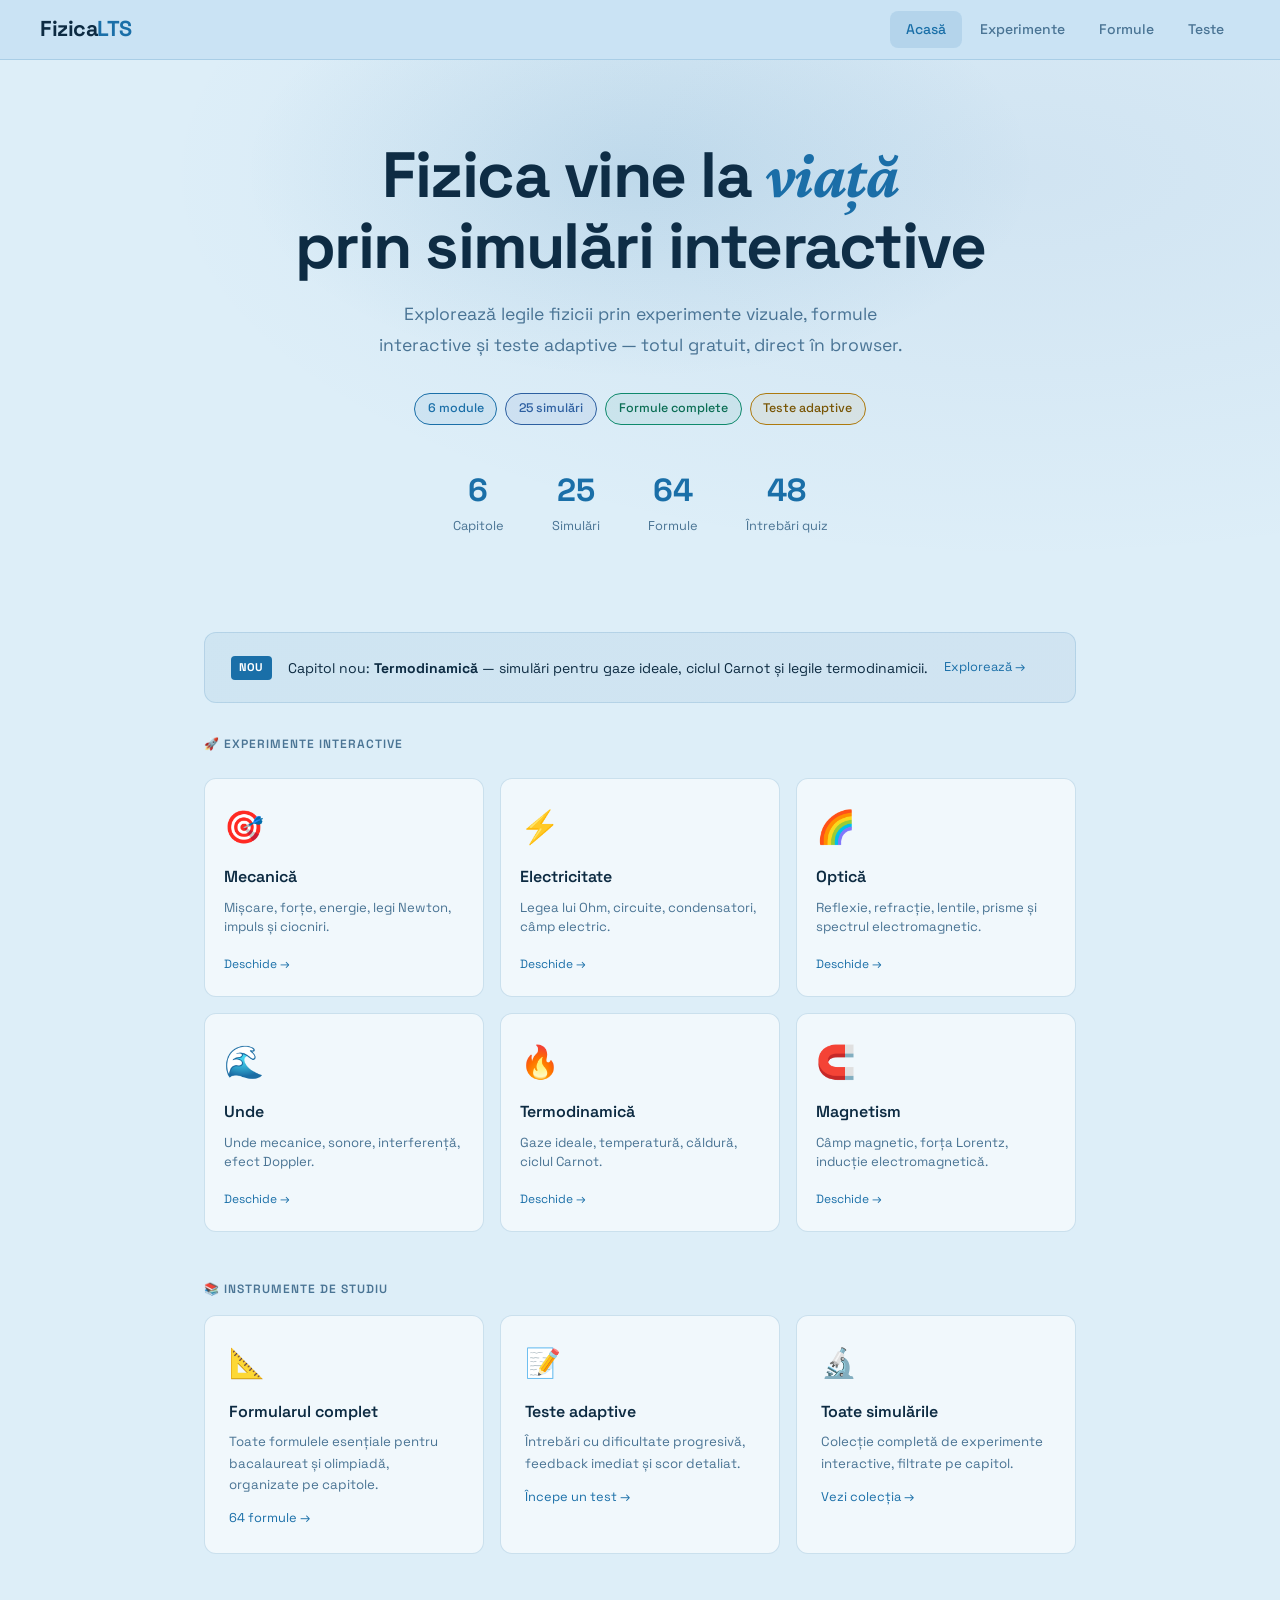
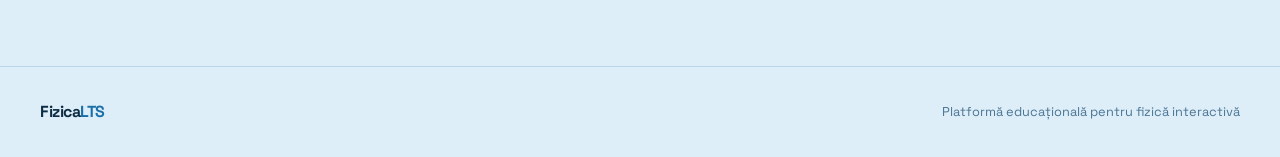
<file: index.html>
<!DOCTYPE html>
<html lang="ro">
<head>
<meta charset="UTF-8">
<meta name="viewport" content="width=device-width,initial-scale=1.0">
<title>Fizica LTS — Acasă</title>
<link rel="stylesheet" href="_shared.css">
<style>
.hero{text-align:center;padding:5rem 2rem 3.5rem;position:relative;overflow:hidden;}
.hero::before{content:'';position:absolute;top:-100px;left:50%;transform:translateX(-50%);width:800px;height:420px;background:radial-gradient(ellipse,rgba(26,111,168,.13) 0%,transparent 70%);pointer-events:none;}
.hero::after{content:'';position:absolute;top:0;left:0;right:0;bottom:0;background:radial-gradient(ellipse at 80% 20%,rgba(45,95,160,.07) 0%,transparent 60%);pointer-events:none;}
.hero h1{font-size:clamp(2.2rem,6vw,4rem);font-weight:700;letter-spacing:-1.5px;line-height:1.1;margin-bottom:1.1rem;position:relative;}
.hero h1 em{font-style:italic;font-family:'Crimson Pro',serif;color:var(--accent);}
.hero p{font-size:1.1rem;color:var(--muted);max-width:540px;margin:0 auto 2rem;line-height:1.75;position:relative;}

.stat-row{display:flex;justify-content:center;gap:3rem;margin:2.5rem 0;flex-wrap:wrap;}
.stat{text-align:center;}
.stat-n{font-size:2rem;font-weight:700;color:var(--accent);}
.stat-l{font-size:.8rem;color:var(--muted);}

.section-label{font-size:.75rem;font-weight:600;text-transform:uppercase;letter-spacing:1px;color:var(--muted);margin-bottom:1rem;}

.feature-row{display:grid;grid-template-columns:repeat(auto-fit,minmax(260px,1fr));gap:1rem;margin-bottom:3rem;}
.feature-card{
  background:var(--card);border:1px solid var(--border);border-radius:var(--radius);
  padding:1.5rem;transition:all .2s;text-decoration:none;color:var(--text);
}
.feature-card:hover{border-color:rgba(26,111,168,.3);transform:translateY(-3px);}
.feature-card .fc-icon{font-size:1.8rem;margin-bottom:.8rem;}
.feature-card h3{font-size:1rem;font-weight:600;margin-bottom:.4rem;}
.feature-card p{font-size:.83rem;color:var(--muted);line-height:1.6;}
.feature-card .fc-link{display:inline-block;margin-top:.8rem;font-size:.8rem;color:var(--accent);}

.news-band{
  background:linear-gradient(135deg,rgba(26,111,168,.07),rgba(45,95,160,.07));
  border:1px solid rgba(26,111,168,.15);
  border-radius:var(--radius);padding:1.4rem 1.6rem;margin-bottom:2rem;
  display:flex;align-items:center;gap:1rem;flex-wrap:wrap;
}
.news-badge{background:var(--accent);color:#fff;font-size:.7rem;font-weight:700;padding:.2rem .55rem;border-radius:4px;white-space:nowrap;}
.news-text{font-size:.875rem;color:var(--text);}
.news-link{font-size:.8rem;color:var(--accent);text-decoration:none;white-space:nowrap;}
</style>
</head>
<body>

<header>
  <a class="logo" href="index.html">Fizica<span>LTS</span></a>
  <nav>
    <a class="nav-link active" href="index.html">Acasă</a>
    <a class="nav-link" href="experimente.html">Experimente</a>
    <a class="nav-link" href="formule.html">Formule</a>
    <a class="nav-link" href="teste.html">Teste</a>
  </nav>
</header>

<div class="hero">
  <h1>Fizica vine la <em>viață</em><br>prin simulări interactive</h1>
  <p>Explorează legile fizicii prin experimente vizuale, formule interactive și teste adaptive — totul gratuit, direct în browser.</p>
  <div class="pills" style="justify-content:center">
    <span class="pill pill-blue">6 module</span>
    <span class="pill pill-purple">25 simulări</span>
    <span class="pill pill-green">Formule complete</span>
    <span class="pill pill-amber">Teste adaptive</span>
  </div>

  <div class="stat-row">
    <div class="stat"><div class="stat-n">6</div><div class="stat-l">Capitole</div></div>
    <div class="stat"><div class="stat-n">25</div><div class="stat-l">Simulări</div></div>
    <div class="stat"><div class="stat-n">64</div><div class="stat-l">Formule</div></div>
    <div class="stat"><div class="stat-n">48</div><div class="stat-l">Întrebări quiz</div></div>
  </div>
</div>

<div class="wrap">

  <div class="news-band">
    <span class="news-badge">NOU</span>
    <span class="news-text">Capitol nou: <strong>Termodinamică</strong> — simulări pentru gaze ideale, ciclul Carnot și legile termodinamicii.</span>
    <a class="news-link" href="termodinamica.html">Explorează →</a>
  </div>

  <div class="section-label">🚀 Experimente interactive</div>
  <div class="topic-grid" style="margin-bottom:3rem">
    <a class="topic-card" href="mecanica.html">
      <div class="t-icon">🎯</div>
      <div class="t-name">Mecanică</div>
      <div class="t-desc">Mișcare, forțe, energie, legi Newton, impuls și ciocniri.</div>
      <div class="t-arrow">Deschide →</div>
    </a>
    <a class="topic-card" href="electricitate.html">
      <div class="t-icon">⚡</div>
      <div class="t-name">Electricitate</div>
      <div class="t-desc">Legea lui Ohm, circuite, condensatori, câmp electric.</div>
      <div class="t-arrow">Deschide →</div>
    </a>
    <a class="topic-card" href="optica.html">
      <div class="t-icon">🌈</div>
      <div class="t-name">Optică</div>
      <div class="t-desc">Reflexie, refracție, lentile, prisme și spectrul electromagnetic.</div>
      <div class="t-arrow">Deschide →</div>
    </a>
    <a class="topic-card" href="unde.html">
      <div class="t-icon">🌊</div>
      <div class="t-name">Unde</div>
      <div class="t-desc">Unde mecanice, sonore, interferență, efect Doppler.</div>
      <div class="t-arrow">Deschide →</div>
    </a>
    <a class="topic-card" href="termodinamica.html">
      <div class="t-icon">🔥</div>
      <div class="t-name">Termodinamică</div>
      <div class="t-desc">Gaze ideale, temperatură, căldură, ciclul Carnot.</div>
      <div class="t-arrow">Deschide →</div>
    </a>
    <a class="topic-card" href="magnetism.html">
      <div class="t-icon">🧲</div>
      <div class="t-name">Magnetism</div>
      <div class="t-desc">Câmp magnetic, forța Lorentz, inducție electromagnetică.</div>
      <div class="t-arrow">Deschide →</div>
    </a>
  </div>

  <div class="section-label">📚 Instrumente de studiu</div>
  <div class="feature-row">
    <a class="feature-card" href="formule.html">
      <div class="fc-icon">📐</div>
      <h3>Formularul complet</h3>
      <p>Toate formulele esențiale pentru bacalaureat și olimpiadă, organizate pe capitole.</p>
      <span class="fc-link">64 formule →</span>
    </a>
    <a class="feature-card" href="teste.html">
      <div class="fc-icon">📝</div>
      <h3>Teste adaptive</h3>
      <p>Întrebări cu dificultate progresivă, feedback imediat și scor detaliat.</p>
      <span class="fc-link">Începe un test →</span>
    </a>
    <a class="feature-card" href="experimente.html">
      <div class="fc-icon">🔬</div>
      <h3>Toate simulările</h3>
      <p>Colecție completă de experimente interactive, filtrate pe capitol.</p>
      <span class="fc-link">Vezi colecția →</span>
    </a>
  </div>

</div>

<footer>
  <a class="logo" href="index.html">Fizica<span>LTS</span></a>
  <p>Platformă educațională pentru fizică interactivă</p>
</footer>

</body>
</html>
</file>
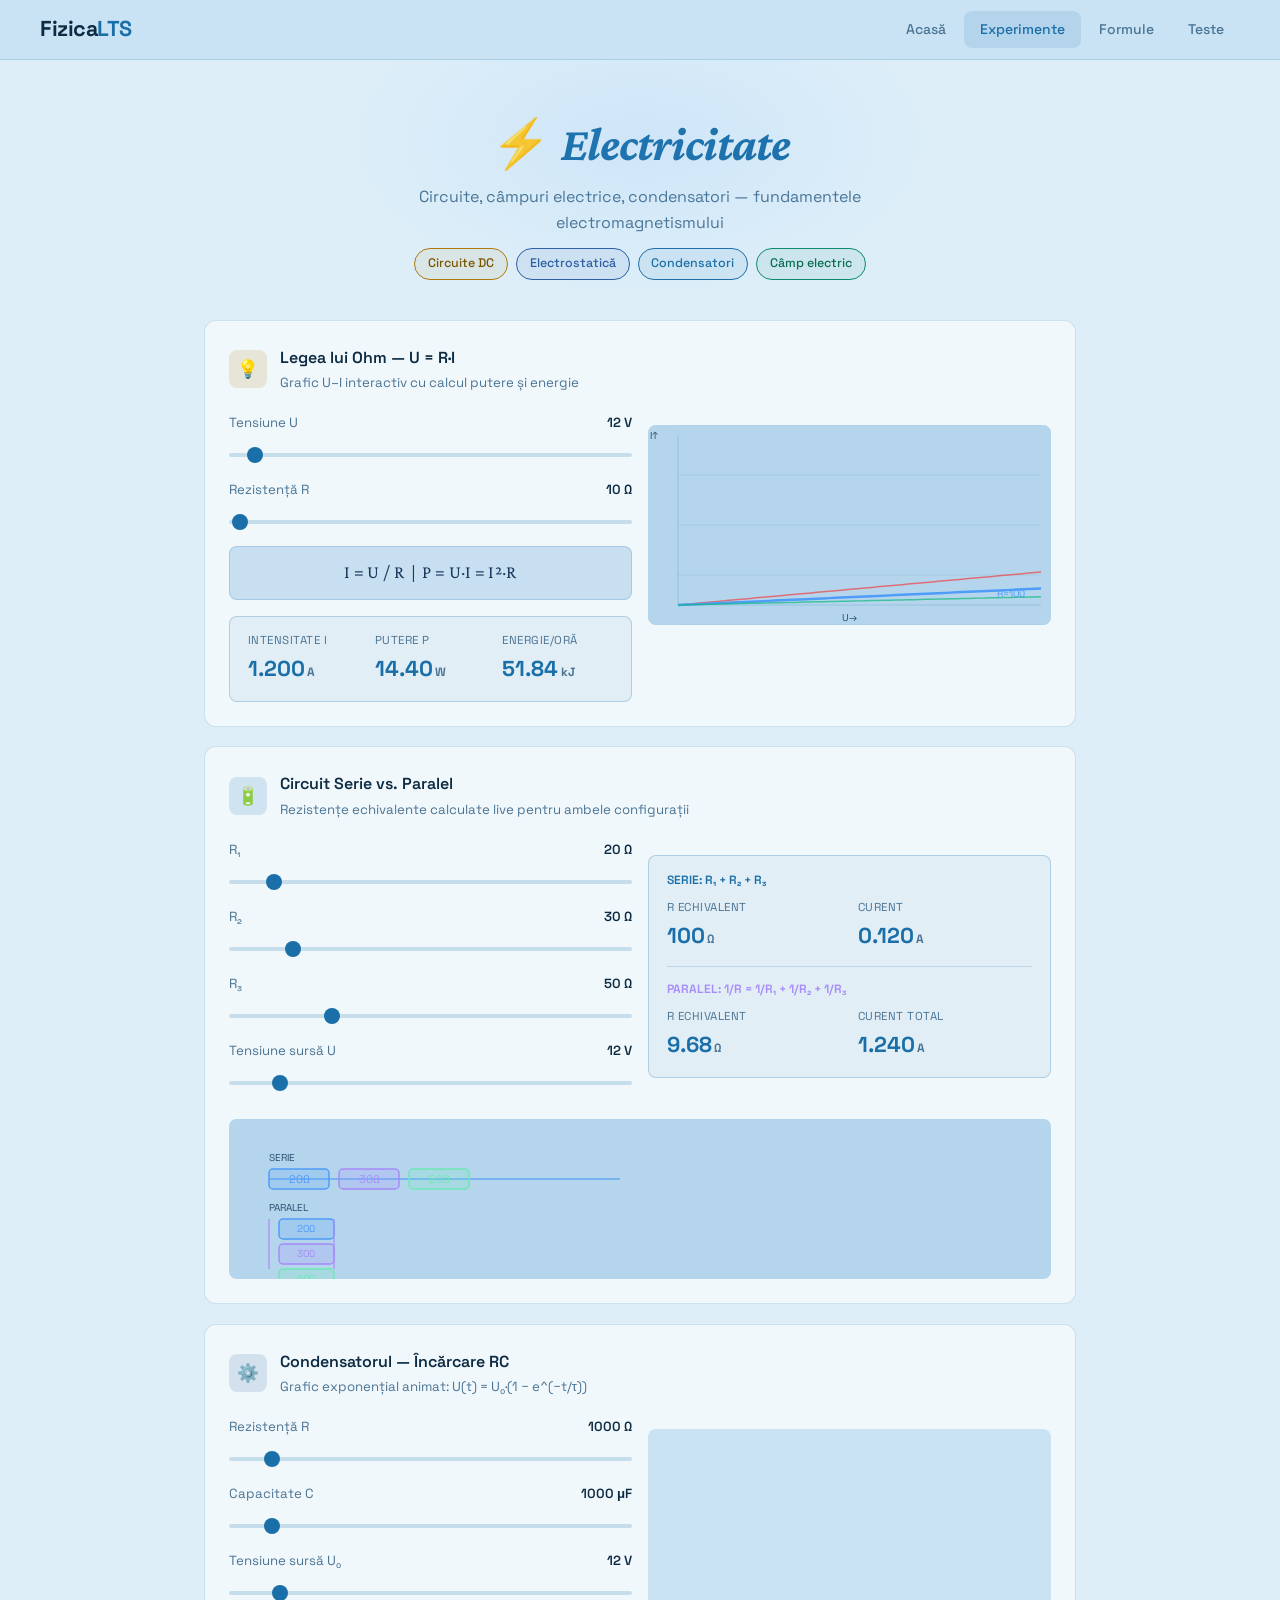
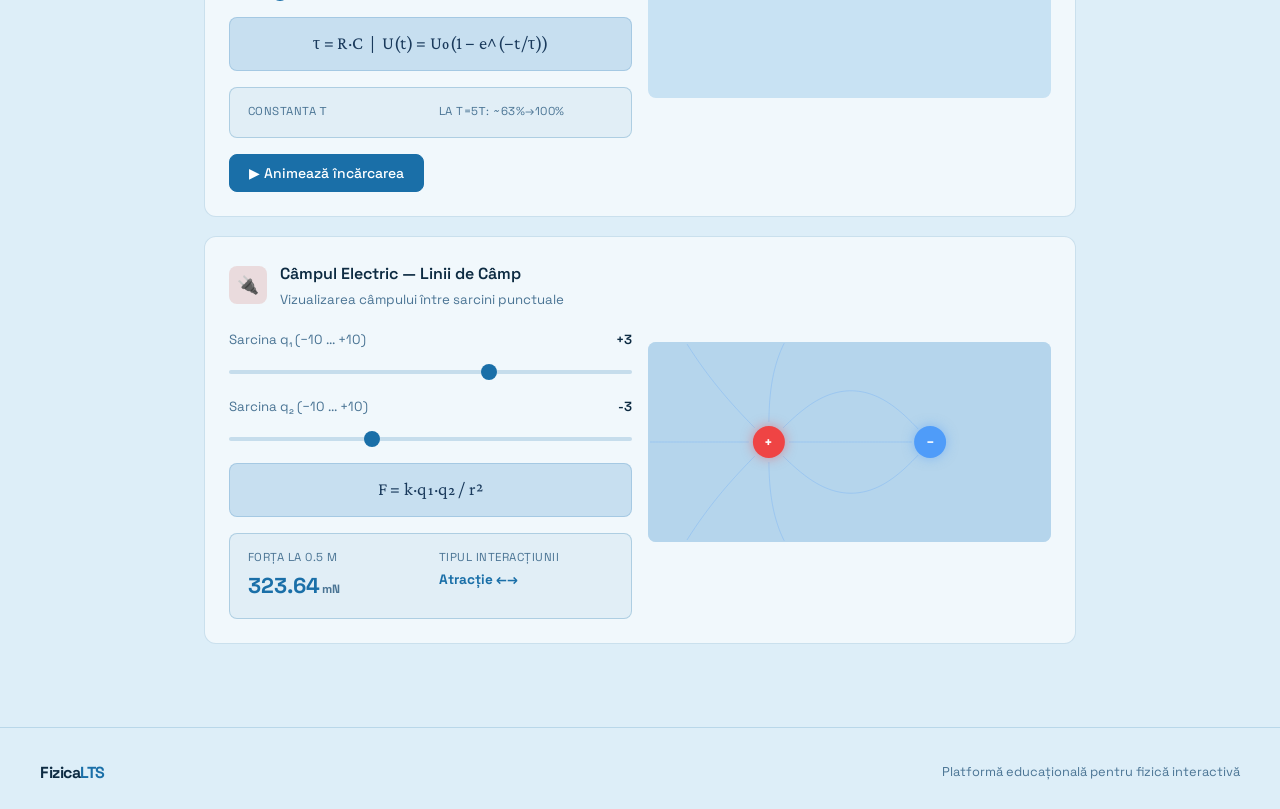
<file: electricitate.html>
<!DOCTYPE html>
<html lang="ro">
<head>
<meta charset="UTF-8">
<meta name="viewport" content="width=device-width,initial-scale=1.0">
<title>Electricitate — Fizica LTS</title>
<link rel="stylesheet" href="_shared.css">
</head>
<body>
<header>
  <a class="logo" href="index.html">Fizica<span>LTS</span></a>
  <nav>
    <a class="nav-link" href="index.html">Acasă</a>
    <a class="nav-link active" href="experimente.html">Experimente</a>
    <a class="nav-link" href="formule.html">Formule</a>
    <a class="nav-link" href="teste.html">Teste</a>
  </nav>
</header>
<div class="page-hero">
  <h1>⚡ <em>Electricitate</em></h1>
  <p>Circuite, câmpuri electrice, condensatori — fundamentele electromagnetismului</p>
  <div class="pills" style="justify-content:center;margin-top:.8rem">
    <span class="pill pill-amber">Circuite DC</span>
    <span class="pill pill-purple">Electrostatică</span>
    <span class="pill pill-blue">Condensatori</span>
    <span class="pill pill-green">Câmp electric</span>
  </div>
</div>
<div class="wrap">

  <!-- OHM -->
  <div class="card" id="ohm">
    <div class="card-header">
      <div class="card-icon icon-amber">💡</div>
      <div><div class="card-title">Legea lui Ohm — U = R·I</div>
      <div class="card-desc">Grafic U–I interactiv cu calcul putere și energie</div></div>
    </div>
    <div class="grid-2">
      <div>
        <div class="slider-group">
          <div class="slider-label"><span>Tensiune U</span><strong id="uv">12 V</strong></div>
          <input type="range" min="1" max="240" value="12" id="uslider" oninput="updateOhm()">
        </div>
        <div class="slider-group">
          <div class="slider-label"><span>Rezistență R</span><strong id="rv">10 Ω</strong></div>
          <input type="range" min="1" max="1000" value="10" id="rslider" oninput="updateOhm()">
        </div>
        <div class="formula-box">I = U / R &nbsp;|&nbsp; P = U·I = I²·R</div>
        <div class="result-box">
          <div class="result-item"><div class="result-label">Intensitate I</div><div class="result-value" id="iv"></div></div>
          <div class="result-item"><div class="result-label">Putere P</div><div class="result-value" id="pv"></div></div>
          <div class="result-item"><div class="result-label">Energie/oră</div><div class="result-value" id="wv"></div></div>
        </div>
      </div>
      <div><canvas id="ohmC" height="200"></canvas></div>
    </div>
  </div>

  <!-- CIRCUIT SERIE / PARALEL -->
  <div class="card" id="circuit">
    <div class="card-header">
      <div class="card-icon icon-blue">🔋</div>
      <div><div class="card-title">Circuit Serie vs. Paralel</div>
      <div class="card-desc">Rezistențe echivalente calculate live pentru ambele configurații</div></div>
    </div>
    <div class="grid-2">
      <div>
        <div class="slider-group">
          <div class="slider-label"><span>R₁</span><strong id="r1v">20 Ω</strong></div>
          <input type="range" min="1" max="200" value="20" id="r1" oninput="updateCircuit()">
        </div>
        <div class="slider-group">
          <div class="slider-label"><span>R₂</span><strong id="r2v">30 Ω</strong></div>
          <input type="range" min="1" max="200" value="30" id="r2" oninput="updateCircuit()">
        </div>
        <div class="slider-group">
          <div class="slider-label"><span>R₃</span><strong id="r3v">50 Ω</strong></div>
          <input type="range" min="1" max="200" value="50" id="r3" oninput="updateCircuit()">
        </div>
        <div class="slider-group">
          <div class="slider-label"><span>Tensiune sursă U</span><strong id="usv">12 V</strong></div>
          <input type="range" min="1" max="100" value="12" id="us" oninput="updateCircuit()">
        </div>
      </div>
      <div>
        <div class="result-box" style="flex-direction:column;gap:.5rem">
          <div style="font-size:.75rem;color:var(--accent);font-weight:600;text-transform:uppercase">Serie: R₁ + R₂ + R₃</div>
          <div style="display:flex;gap:1rem">
            <div class="result-item"><div class="result-label">R echivalent</div><div class="result-value" id="rsv"></div></div>
            <div class="result-item"><div class="result-label">Curent</div><div class="result-value" id="isv"></div></div>
          </div>
          <div class="divider" style="margin:.3rem 0"></div>
          <div style="font-size:.75rem;color:#a78bfa;font-weight:600;text-transform:uppercase">Paralel: 1/R = 1/R₁ + 1/R₂ + 1/R₃</div>
          <div style="display:flex;gap:1rem">
            <div class="result-item"><div class="result-label">R echivalent</div><div class="result-value" id="rpv"></div></div>
            <div class="result-item"><div class="result-label">Curent total</div><div class="result-value" id="ipv"></div></div>
          </div>
        </div>
      </div>
    </div>
    <canvas id="circC" height="160"></canvas>
  </div>

  <!-- CONDENSATOR -->
  <div class="card" id="condensator">
    <div class="card-header">
      <div class="card-icon icon-purple">⚙️</div>
      <div><div class="card-title">Condensatorul — Încărcare RC</div>
      <div class="card-desc">Grafic exponențial animat: U(t) = U₀·(1 − e^(−t/τ))</div></div>
    </div>
    <div class="grid-2">
      <div>
        <div class="slider-group">
          <div class="slider-label"><span>Rezistență R</span><strong id="rrc">1000 Ω</strong></div>
          <input type="range" min="100" max="10000" value="1000" id="rrc" oninput="updateRC()">
        </div>
        <div class="slider-group">
          <div class="slider-label"><span>Capacitate C</span><strong id="crc">1000 μF</strong></div>
          <input type="range" min="100" max="10000" value="1000" id="crc" oninput="updateRC()">
        </div>
        <div class="slider-group">
          <div class="slider-label"><span>Tensiune sursă U₀</span><strong id="urc">12 V</strong></div>
          <input type="range" min="1" max="100" value="12" id="urc" oninput="updateRC()">
        </div>
        <div class="formula-box">τ = R·C &nbsp;|&nbsp; U(t) = U₀(1 − e^(−t/τ))</div>
        <div class="result-box">
          <div class="result-item"><div class="result-label">Constanta τ</div><div class="result-value" id="tau-v"></div></div>
          <div class="result-item"><div class="result-label">La t=5τ: ~63%→100%</div><div class="result-value" id="t5tau"></div></div>
        </div>
      </div>
      <div><canvas id="rcC" height="200"></canvas></div>
    </div>
    <div class="btn-row">
      <button class="btn btn-primary" id="rcAnimBtn" onclick="toggleRCAnim()">▶ Animează încărcarea</button>
    </div>
  </div>

  <!-- CÂMP ELECTRIC -->
  <div class="card" id="camp">
    <div class="card-header">
      <div class="card-icon icon-red">🔌</div>
      <div><div class="card-title">Câmpul Electric — Linii de Câmp</div>
      <div class="card-desc">Vizualizarea câmpului între sarcini punctuale</div></div>
    </div>
    <div class="grid-2">
      <div>
        <div class="slider-group">
          <div class="slider-label"><span>Sarcina q₁ (−10 ... +10)</span><strong id="q1v">+3</strong></div>
          <input type="range" min="-10" max="10" value="3" id="q1" oninput="drawField()">
        </div>
        <div class="slider-group">
          <div class="slider-label"><span>Sarcina q₂ (−10 ... +10)</span><strong id="q2v">-3</strong></div>
          <input type="range" min="-10" max="10" value="-3" id="q2" oninput="drawField()">
        </div>
        <div class="formula-box">F = k·q₁·q₂ / r²</div>
        <div class="result-box">
          <div class="result-item"><div class="result-label">Forța la 0.5 m</div><div class="result-value" id="fe-v"></div></div>
          <div class="result-item"><div class="result-label">Tipul interacțiunii</div><div class="result-value" id="ft-v" style="font-size:.85rem"></div></div>
        </div>
      </div>
      <div><canvas id="fieldC" height="200"></canvas></div>
    </div>
  </div>

</div>
<footer>
  <a class="logo" href="index.html">Fizica<span>LTS</span></a>
  <p>Platformă educațională pentru fizică interactivă</p>
</footer>
<script>
// ── OHM ────────────────────────────────────────────────────────────────────
function updateOhm(){
  const U=+document.getElementById('uslider').value;
  const R=+document.getElementById('rslider').value;
  document.getElementById('uv').textContent=U+' V';
  document.getElementById('rv').textContent=R+' Ω';
  const I=U/R,P=U*I,W=P*3.6;
  document.getElementById('iv').innerHTML=I.toFixed(3)+'<span class="result-unit">A</span>';
  document.getElementById('pv').innerHTML=P.toFixed(2)+'<span class="result-unit">W</span>';
  document.getElementById('wv').innerHTML=W.toFixed(2)+'<span class="result-unit">kJ</span>';
  drawOhm(U,R);
}
function drawOhm(U,R){
  const cv=document.getElementById('ohmC');
  const ctx=cv.getContext('2d');
  const dpr=window.devicePixelRatio||1;
  cv.width=cv.offsetWidth*dpr; cv.height=200*dpr; ctx.scale(dpr,dpr);
  const W=cv.offsetWidth||300,H=200;
  ctx.fillStyle='#b5d5ec'; ctx.fillRect(0,0,W,H);
  // Grid
  for(let i=0;i<=4;i++){ctx.strokeStyle='rgba(26,111,168,0.1)';ctx.lineWidth=1;const y=H/4*i;ctx.beginPath();ctx.moveTo(30,y);ctx.lineTo(W-10,y);ctx.stroke();}
  // Axes
  ctx.strokeStyle='rgba(26,111,168,0.2)';ctx.lineWidth=1;
  ctx.beginPath();ctx.moveTo(30,H-20);ctx.lineTo(W-10,H-20);ctx.stroke();
  ctx.beginPath();ctx.moveTo(30,H-20);ctx.lineTo(30,10);ctx.stroke();
  // Curves for 3 resistances
  const Rs=[R*.5,R,R*2];
  const colors=['rgba(239,68,68,.7)','rgba(79,156,249,1)','rgba(16,185,129,.7)'];
  Rs.forEach((r,ri)=>{
    ctx.strokeStyle=colors[ri];ctx.lineWidth=ri===1?2.5:1.5;
    ctx.beginPath();
    for(let u=0;u<=U;u+=U/60){
      const i=u/r;
      const x=30+(u/U)*(W-40);
      const y=H-20-(i/(U/1))*(H-35);
      if(u===0)ctx.moveTo(x,y);else ctx.lineTo(x,y);
    }
    ctx.stroke();
  });
  ctx.fillStyle='#4f9cf9';ctx.font='10px Space Grotesk';ctx.textAlign='center';
  ctx.fillText('R='+R+'Ω',W-40,H-28);
  ctx.fillStyle='#2a5070';ctx.textAlign='left';ctx.fillText('I↑',2,14);
  ctx.textAlign='center';ctx.fillText('U→',W/2,H-4);
}

// ── CIRCUIT ────────────────────────────────────────────────────────────────────
function updateCircuit(){
  const r1=+document.getElementById('r1').value;
  const r2=+document.getElementById('r2').value;
  const r3=+document.getElementById('r3').value;
  const U=+document.getElementById('us').value;
  document.getElementById('r1v').textContent=r1+' Ω';
  document.getElementById('r2v').textContent=r2+' Ω';
  document.getElementById('r3v').textContent=r3+' Ω';
  document.getElementById('usv').textContent=U+' V';
  const rs=r1+r2+r3;
  const rp=1/(1/r1+1/r2+1/r3);
  document.getElementById('rsv').innerHTML=rs.toFixed(0)+'<span class="result-unit">Ω</span>';
  document.getElementById('isv').innerHTML=(U/rs).toFixed(3)+'<span class="result-unit">A</span>';
  document.getElementById('rpv').innerHTML=rp.toFixed(2)+'<span class="result-unit">Ω</span>';
  document.getElementById('ipv').innerHTML=(U/rp).toFixed(3)+'<span class="result-unit">A</span>';
  drawCircuit(r1,r2,r3,U);
}
function drawCircuit(r1,r2,r3,U){
  const cv=document.getElementById('circC');
  const ctx=cv.getContext('2d');
  const dpr=window.devicePixelRatio||1;
  cv.width=cv.offsetWidth*dpr; cv.height=160*dpr; ctx.scale(dpr,dpr);
  const W=cv.offsetWidth||600,H=160;
  ctx.fillStyle='#b5d5ec'; ctx.fillRect(0,0,W,H);
  ctx.font='11px Space Grotesk'; ctx.textAlign='center';
  // Series diagram
  const sx=40,sy=50,ew=60,eh=20,gap=10;
  ctx.strokeStyle='rgba(79,156,249,.6)';ctx.lineWidth=2;
  ctx.beginPath();ctx.moveTo(sx,sy+eh/2);ctx.lineTo(W/2-20,sy+eh/2);ctx.stroke();
  [[r1,'#4f9cf9'],[r2,'#a78bfa'],[r3,'#6ee7b7']].forEach(([r,c],i)=>{
    const x=sx+i*(ew+gap);
    ctx.fillStyle=c+'33';ctx.strokeStyle=c;ctx.lineWidth=1.5;
    ctx.beginPath();ctx.roundRect(x,sy,ew,eh,4);ctx.fill();ctx.stroke();
    ctx.fillStyle=c;ctx.fillText(r+'Ω',x+ew/2,sy+eh/2+4);
  });
  ctx.fillStyle='#2a5070';ctx.font='10px Space Grotesk';ctx.textAlign='left';
  ctx.fillText('SERIE',sx,sy-8);
  // Parallel diagram
  const px=40,py=100;
  ctx.strokeStyle='rgba(167,139,250,.6)';ctx.lineWidth=2;
  ctx.beginPath();ctx.moveTo(px,py);ctx.lineTo(px,py+2*25);ctx.stroke();
  [[r1,'#4f9cf9'],[r2,'#a78bfa'],[r3,'#6ee7b7']].forEach(([r,c],i)=>{
    const y=py+i*25;
    ctx.fillStyle=c+'33';ctx.strokeStyle=c;ctx.lineWidth=1.5;
    ctx.beginPath();ctx.roundRect(px+10,y,55,20,4);ctx.fill();ctx.stroke();
    ctx.fillStyle=c;ctx.textAlign='center';ctx.font='10px Space Grotesk';
    ctx.fillText(r+'Ω',px+37,y+13);
  });
  ctx.strokeStyle='rgba(167,139,250,.6)';ctx.lineWidth=2;
  ctx.beginPath();ctx.moveTo(px+65,py);ctx.lineTo(px+65,py+2*25);ctx.stroke();
  ctx.fillStyle='#2a5070';ctx.textAlign='left';ctx.font='10px Space Grotesk';
  ctx.fillText('PARALEL',px,py-8);
}

// ── RC ────────────────────────────────────────────────────────────────────
let rcAnimId=null, rcRunning=false, rcTime=0;
function updateRC(){
  const R=+document.getElementById('rrc').value;
  const C=+document.getElementById('crc').value/1e6;
  const U0=+document.getElementById('urc').value;
  document.getElementById('rrc').nextSibling;
  document.querySelector('[id="rrc"] + * + strong, label').textContent;
  const tau=R*C;
  document.getElementById('tau-v').innerHTML=tau.toFixed(3)+'<span class="result-unit">s</span>';
  document.getElementById('t5tau').innerHTML=(5*tau).toFixed(2)+'<span class="result-unit">s</span>';
  drawRC(R,C,U0,rcTime);
}
function drawRC(R,C,U0,tNow){
  const cv=document.getElementById('rcC');
  const ctx=cv.getContext('2d');
  const dpr=window.devicePixelRatio||1;
  cv.width=cv.offsetWidth*dpr; cv.height=200*dpr; ctx.scale(dpr,dpr);
  const W=cv.offsetWidth||300,H=200;
  ctx.fillStyle='#b5d5ec'; ctx.fillRect(0,0,W,H);
  const tau=R*C, tMax=5*tau;
  for(let i=0;i<=4;i++){ctx.strokeStyle='rgba(26,111,168,0.1)';ctx.lineWidth=1;const y=H/4*i;ctx.beginPath();ctx.moveTo(30,y);ctx.lineTo(W,y);ctx.stroke();}
  ctx.strokeStyle='rgba(26,111,168,0.15)';ctx.lineWidth=1;
  ctx.beginPath();ctx.moveTo(30,H-20);ctx.lineTo(W-10,H-20);ctx.stroke();
  ctx.beginPath();ctx.moveTo(30,H-20);ctx.lineTo(30,10);ctx.stroke();
  // Charge curve
  ctx.strokeStyle='rgba(124,58,237,.8)';ctx.lineWidth=2;
  ctx.shadowColor='rgba(124,58,237,.4)';ctx.shadowBlur=8;
  ctx.beginPath();
  for(let i=0;i<=200;i++){
    const t=tMax*i/200;
    const u=U0*(1-Math.exp(-t/tau));
    const x=30+(t/tMax)*(W-40);
    const y=H-20-(u/U0)*(H-40);
    if(i===0)ctx.moveTo(x,y);else ctx.lineTo(x,y);
  }
  ctx.stroke();ctx.shadowBlur=0;
  // Current time marker
  if(tNow>0&&tNow<=tMax){
    const u=U0*(1-Math.exp(-tNow/tau));
    const mx=30+(tNow/tMax)*(W-40);
    const my=H-20-(u/U0)*(H-40);
    ctx.fillStyle='#a78bfa';ctx.beginPath();ctx.arc(mx,my,6,0,Math.PI*2);ctx.fill();
    ctx.fillStyle='#c4b5fd';ctx.font='10px Space Grotesk';ctx.textAlign='left';
    ctx.fillText(u.toFixed(1)+'V',mx+8,my-4);
  }
  ctx.fillStyle='#2a5070';ctx.font='10px Space Grotesk';ctx.textAlign='left';
  ctx.fillText('U(t)↑',2,14);ctx.textAlign='center';ctx.fillText('t→',W/2,H-4);
  ctx.fillText('τ='+tau.toFixed(2)+'s',W-60,30);
}
function toggleRCAnim(){
  rcRunning=!rcRunning;
  document.getElementById('rcAnimBtn').textContent=rcRunning?'⏸ Pauză':'▶ Animează încărcarea';
  if(rcRunning){rcTime=0;animRC();}else cancelAnimationFrame(rcAnimId);
}
function animRC(){
  const R=+document.getElementById('rrc').value;
  const C=+document.getElementById('crc').value/1e6;
  const U0=+document.getElementById('urc').value;
  const tau=R*C;
  drawRC(R,C,U0,rcTime);
  rcTime+=tau/60;
  if(rcTime<=5*tau&&rcRunning)rcAnimId=requestAnimationFrame(animRC);
  else rcRunning=false;
}

// ── CÂMP ELECTRIC ────────────────────────────────────────────────────────────────
function drawField(){
  const q1=+document.getElementById('q1').value;
  const q2=+document.getElementById('q2').value;
  document.getElementById('q1v').textContent=(q1>0?'+':'')+q1;
  document.getElementById('q2v').textContent=(q2>0?'+':'')+q2;
  const k=8.99e9;
  const F=k*Math.abs(q1)*Math.abs(q2)*.000000001/0.25;
  document.getElementById('fe-v').innerHTML=F.toFixed(2)+'<span class="result-unit">mN</span>';
  document.getElementById('ft-v').textContent=(q1*q2<0)?'Atracție ←→':(q1*q2>0)?'Respingere →←':'Nulă';
  const cv=document.getElementById('fieldC');
  const ctx=cv.getContext('2d');
  const dpr=window.devicePixelRatio||1;
  cv.width=cv.offsetWidth*dpr; cv.height=200*dpr; ctx.scale(dpr,dpr);
  const W=cv.offsetWidth||300,H=200;
  ctx.fillStyle='#b5d5ec'; ctx.fillRect(0,0,W,H);
  // Draw field lines (simplified)
  const cx1=W*.3,cy1=H*.5,cx2=W*.7,cy2=H*.5;
  const nLines=8;
  for(let i=0;i<nLines;i++){
    const angle=(i/nLines)*Math.PI*2;
    const dx=Math.cos(angle),dy=Math.sin(angle);
    // Simple field line from q1
    ctx.strokeStyle='rgba(79,156,249,.25)';ctx.lineWidth=1;
    ctx.beginPath();
    let x=cx1+dx*20,y=cy1+dy*20;
    ctx.moveTo(x,y);
    for(let s=0;s<100;s++){
      // Field from both charges
      const dx1=x-cx1,dy1=y-cy1,r1=Math.sqrt(dx1*dx1+dy1*dy1)||1;
      const dx2=x-cx2,dy2=y-cy2,r2=Math.sqrt(dx2*dx2+dy2*dy2)||1;
      const fx=q1*dx1/r1/r1/r1+q2*dx2/r2/r2/r2;
      const fy=q1*dy1/r1/r1/r1+q2*dy2/r2/r2/r2;
      const fm=Math.sqrt(fx*fx+fy*fy)||1;
      x+=fx/fm*3;y+=fy/fm*3;
      if(x<0||x>W||y<0||y>H)break;
      if(Math.sqrt((x-cx2)*(x-cx2)+(y-cy2)*(y-cy2))<16)break;
      ctx.lineTo(x,y);
    }
    ctx.stroke();
  }
  // Draw charges
  function drawCharge(cx,cy,q){
    const col=q>0?'#ef4444':'#4f9cf9';
    ctx.fillStyle=col;ctx.shadowColor=col+'80';ctx.shadowBlur=12;
    ctx.beginPath();ctx.arc(cx,cy,16,0,Math.PI*2);ctx.fill();
    ctx.shadowBlur=0;
    ctx.fillStyle='#fff';ctx.font='bold 14px Space Grotesk';ctx.textAlign='center';
    ctx.fillText(q>0?'+':'−',cx,cy+5);
  }
  drawCharge(cx1,cy1,q1);drawCharge(cx2,cy2,q2);
}

window.addEventListener('load',()=>{
  updateOhm();updateCircuit();
  document.getElementById('rrc').id='rrc-range';
  document.getElementById('crc').id='crc-range';
  document.getElementById('urc').id='urc-range';
  // fix IDs
  document.querySelector('input[oninput="updateRC()"][id="rrc-range"]').addEventListener('input',updateRC);
  initRC();drawField();
});
function initRC(){
  const tau=(1000)*(1000/1e6);
  document.getElementById('tau-v').innerHTML=tau.toFixed(3)+'<span class="result-unit">s</span>';
  document.getElementById('t5tau').innerHTML=(5*tau).toFixed(2)+'<span class="result-unit">s</span>';
  drawRC(1000,1000/1e6,12,0);
}
window.addEventListener('resize',()=>{updateOhm();updateCircuit();drawField();});
</script>
</body>
</html>
</file>
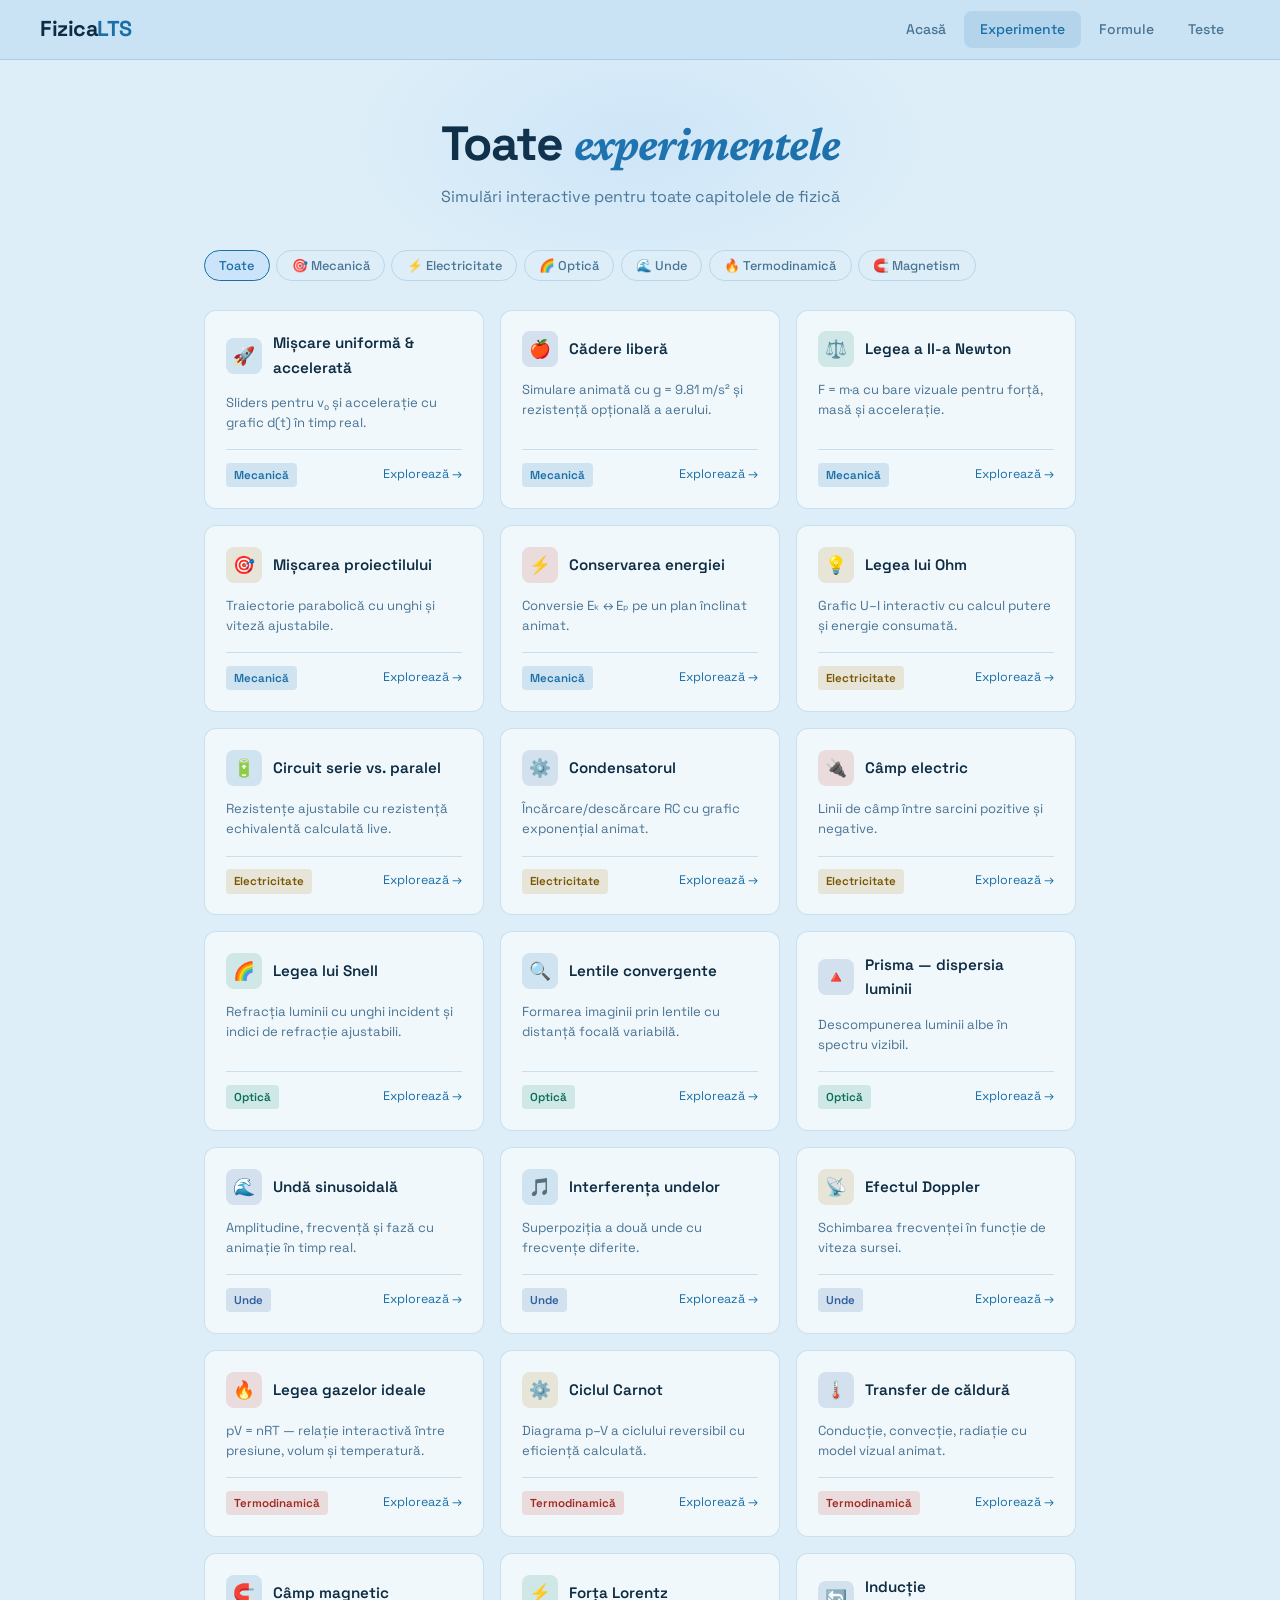
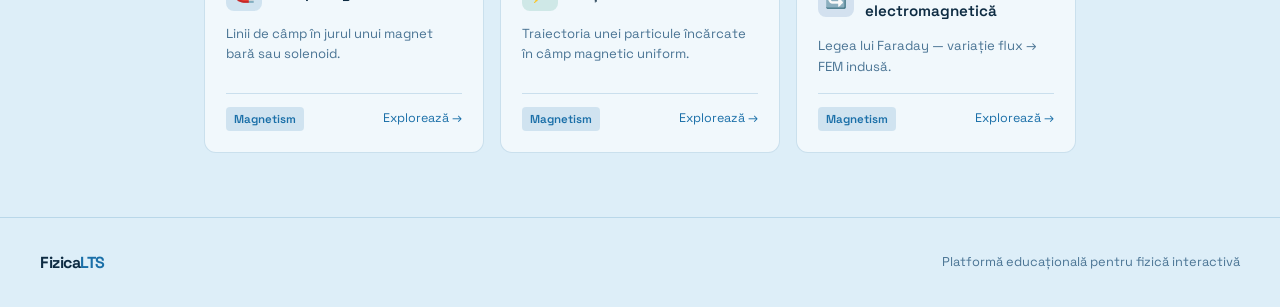
<file: experimente.html>
<!DOCTYPE html>
<html lang="ro">
<head>
<meta charset="UTF-8">
<meta name="viewport" content="width=device-width,initial-scale=1.0">
<title>Experimente — Fizica LTS</title>
<link rel="stylesheet" href="_shared.css">
<style>
.filter-bar{display:flex;gap:.4rem;flex-wrap:wrap;margin-bottom:1.8rem;}
.filter-btn{
  padding:.38rem .9rem;border-radius:100px;font-size:.8rem;font-weight:500;
  border:1px solid var(--border);background:transparent;color:var(--muted);
  cursor:pointer;transition:all .18s;font-family:'Space Grotesk',sans-serif;
}
.filter-btn:hover{color:var(--text);border-color:rgba(255,255,255,.2);}
.filter-btn.on{background:rgba(79,156,249,.12);border-color:var(--accent);color:var(--accent);}

.exp-grid{display:grid;grid-template-columns:repeat(auto-fill,minmax(260px,1fr));gap:1rem;}
.exp-card{
  background:var(--card);border:1px solid var(--border);border-radius:var(--radius);
  padding:1.3rem;text-decoration:none;color:var(--text);
  transition:all .2s;display:flex;flex-direction:column;
}
.exp-card:hover{border-color:rgba(26,111,168,.3);transform:translateY(-2px);}
.exp-card .ec-top{display:flex;align-items:center;gap:.7rem;margin-bottom:.8rem;}
.exp-card .ec-icon{width:36px;height:36px;border-radius:8px;display:flex;align-items:center;justify-content:center;font-size:1.1rem;flex-shrink:0;}
.exp-card .ec-title{font-size:.95rem;font-weight:600;}
.exp-card .ec-desc{font-size:.82rem;color:var(--muted);line-height:1.55;flex:1;}
.exp-card .ec-foot{display:flex;align-items:center;justify-content:space-between;margin-top:1rem;padding-top:.8rem;border-top:1px solid var(--border);}
.exp-card .ec-tag{font-size:.72rem;font-weight:600;padding:.18rem .5rem;border-radius:4px;}
.exp-card .ec-link{font-size:.78rem;color:var(--accent);}
.hidden{display:none!important;}
</style>
</head>
<body>

<header>
  <a class="logo" href="index.html">Fizica<span>LTS</span></a>
  <nav>
    <a class="nav-link" href="index.html">Acasă</a>
    <a class="nav-link active" href="experimente.html">Experimente</a>
    <a class="nav-link" href="formule.html">Formule</a>
    <a class="nav-link" href="teste.html">Teste</a>
  </nav>
</header>

<div class="page-hero">
  <h1>Toate <em>experimentele</em></h1>
  <p>Simulări interactive pentru toate capitolele de fizică</p>
</div>

<div class="wrap">

  <div class="filter-bar">
    <button class="filter-btn on" data-cat="all" onclick="filter('all',this)">Toate</button>
    <button class="filter-btn" data-cat="mecanica" onclick="filter('mecanica',this)">🎯 Mecanică</button>
    <button class="filter-btn" data-cat="electricitate" onclick="filter('electricitate',this)">⚡ Electricitate</button>
    <button class="filter-btn" data-cat="optica" onclick="filter('optica',this)">🌈 Optică</button>
    <button class="filter-btn" data-cat="unde" onclick="filter('unde',this)">🌊 Unde</button>
    <button class="filter-btn" data-cat="termo" onclick="filter('termo',this)">🔥 Termodinamică</button>
    <button class="filter-btn" data-cat="magnetism" onclick="filter('magnetism',this)">🧲 Magnetism</button>
  </div>

  <div class="exp-grid" id="exp-grid">

    <!-- MECANICA -->
    <a class="exp-card" href="mecanica.html#miscare" data-cat="mecanica">
      <div class="ec-top"><div class="ec-icon icon-blue">🚀</div><div class="ec-title">Mișcare uniformă & accelerată</div></div>
      <div class="ec-desc">Sliders pentru v₀ și accelerație cu grafic d(t) în timp real.</div>
      <div class="ec-foot"><span class="ec-tag tag-blue">Mecanică</span><span class="ec-link">Explorează →</span></div>
    </a>
    <a class="exp-card" href="mecanica.html#cadere" data-cat="mecanica">
      <div class="ec-top"><div class="ec-icon icon-purple">🍎</div><div class="ec-title">Cădere liberă</div></div>
      <div class="ec-desc">Simulare animată cu g = 9.81 m/s² și rezistență opțională a aerului.</div>
      <div class="ec-foot"><span class="ec-tag tag-blue">Mecanică</span><span class="ec-link">Explorează →</span></div>
    </a>
    <a class="exp-card" href="mecanica.html#newton" data-cat="mecanica">
      <div class="ec-top"><div class="ec-icon icon-green">⚖️</div><div class="ec-title">Legea a II-a Newton</div></div>
      <div class="ec-desc">F = m·a cu bare vizuale pentru forță, masă și accelerație.</div>
      <div class="ec-foot"><span class="ec-tag tag-blue">Mecanică</span><span class="ec-link">Explorează →</span></div>
    </a>
    <a class="exp-card" href="mecanica.html#proiectil" data-cat="mecanica">
      <div class="ec-top"><div class="ec-icon icon-amber">🎯</div><div class="ec-title">Mișcarea proiectilului</div></div>
      <div class="ec-desc">Traiectorie parabolică cu unghi și viteză ajustabile.</div>
      <div class="ec-foot"><span class="ec-tag tag-blue">Mecanică</span><span class="ec-link">Explorează →</span></div>
    </a>
    <a class="exp-card" href="mecanica.html#energie" data-cat="mecanica">
      <div class="ec-top"><div class="ec-icon icon-red">⚡</div><div class="ec-title">Conservarea energiei</div></div>
      <div class="ec-desc">Conversie Eₖ ↔ Eₚ pe un plan înclinat animat.</div>
      <div class="ec-foot"><span class="ec-tag tag-blue">Mecanică</span><span class="ec-link">Explorează →</span></div>
    </a>

    <!-- ELECTRICITATE -->
    <a class="exp-card" href="electricitate.html#ohm" data-cat="electricitate">
      <div class="ec-top"><div class="ec-icon icon-amber">💡</div><div class="ec-title">Legea lui Ohm</div></div>
      <div class="ec-desc">Grafic U–I interactiv cu calcul putere și energie consumată.</div>
      <div class="ec-foot"><span class="ec-tag tag-amber">Electricitate</span><span class="ec-link">Explorează →</span></div>
    </a>
    <a class="exp-card" href="electricitate.html#circuit" data-cat="electricitate">
      <div class="ec-top"><div class="ec-icon icon-blue">🔋</div><div class="ec-title">Circuit serie vs. paralel</div></div>
      <div class="ec-desc">Rezistențe ajustabile cu rezistență echivalentă calculată live.</div>
      <div class="ec-foot"><span class="ec-tag tag-amber">Electricitate</span><span class="ec-link">Explorează →</span></div>
    </a>
    <a class="exp-card" href="electricitate.html#condensator" data-cat="electricitate">
      <div class="ec-top"><div class="ec-icon icon-purple">⚙️</div><div class="ec-title">Condensatorul</div></div>
      <div class="ec-desc">Încărcare/descărcare RC cu grafic exponențial animat.</div>
      <div class="ec-foot"><span class="ec-tag tag-amber">Electricitate</span><span class="ec-link">Explorează →</span></div>
    </a>
    <a class="exp-card" href="electricitate.html#camp" data-cat="electricitate">
      <div class="ec-top"><div class="ec-icon icon-red">🔌</div><div class="ec-title">Câmp electric</div></div>
      <div class="ec-desc">Linii de câmp între sarcini pozitive și negative.</div>
      <div class="ec-foot"><span class="ec-tag tag-amber">Electricitate</span><span class="ec-link">Explorează →</span></div>
    </a>

    <!-- OPTICĂ -->
    <a class="exp-card" href="optica.html#snell" data-cat="optica">
      <div class="ec-top"><div class="ec-icon icon-green">🌈</div><div class="ec-title">Legea lui Snell</div></div>
      <div class="ec-desc">Refracția luminii cu unghi incident și indici de refracție ajustabili.</div>
      <div class="ec-foot"><span class="ec-tag tag-green">Optică</span><span class="ec-link">Explorează →</span></div>
    </a>
    <a class="exp-card" href="optica.html#lentile" data-cat="optica">
      <div class="ec-top"><div class="ec-icon icon-blue">🔍</div><div class="ec-title">Lentile convergente</div></div>
      <div class="ec-desc">Formarea imaginii prin lentile cu distanță focală variabilă.</div>
      <div class="ec-foot"><span class="ec-tag tag-green">Optică</span><span class="ec-link">Explorează →</span></div>
    </a>
    <a class="exp-card" href="optica.html#prisma" data-cat="optica">
      <div class="ec-top"><div class="ec-icon icon-purple">🔺</div><div class="ec-title">Prisma — dispersia luminii</div></div>
      <div class="ec-desc">Descompunerea luminii albe în spectru vizibil.</div>
      <div class="ec-foot"><span class="ec-tag tag-green">Optică</span><span class="ec-link">Explorează →</span></div>
    </a>

    <!-- UNDE -->
    <a class="exp-card" href="unde.html#sinusoida" data-cat="unde">
      <div class="ec-top"><div class="ec-icon icon-purple">🌊</div><div class="ec-title">Undă sinusoidală</div></div>
      <div class="ec-desc">Amplitudine, frecvență și fază cu animație în timp real.</div>
      <div class="ec-foot"><span class="ec-tag tag-purple">Unde</span><span class="ec-link">Explorează →</span></div>
    </a>
    <a class="exp-card" href="unde.html#interferenta" data-cat="unde">
      <div class="ec-top"><div class="ec-icon icon-blue">🎵</div><div class="ec-title">Interferența undelor</div></div>
      <div class="ec-desc">Superpoziția a două unde cu frecvențe diferite.</div>
      <div class="ec-foot"><span class="ec-tag tag-purple">Unde</span><span class="ec-link">Explorează →</span></div>
    </a>
    <a class="exp-card" href="unde.html#doppler" data-cat="unde">
      <div class="ec-top"><div class="ec-icon icon-amber">📡</div><div class="ec-title">Efectul Doppler</div></div>
      <div class="ec-desc">Schimbarea frecvenței în funcție de viteza sursei.</div>
      <div class="ec-foot"><span class="ec-tag tag-purple">Unde</span><span class="ec-link">Explorează →</span></div>
    </a>

    <!-- TERMO -->
    <a class="exp-card" href="termodinamica.html#gaze" data-cat="termo">
      <div class="ec-top"><div class="ec-icon icon-red">🔥</div><div class="ec-title">Legea gazelor ideale</div></div>
      <div class="ec-desc">pV = nRT — relație interactivă între presiune, volum și temperatură.</div>
      <div class="ec-foot"><span class="ec-tag tag-red">Termodinamică</span><span class="ec-link">Explorează →</span></div>
    </a>
    <a class="exp-card" href="termodinamica.html#carnot" data-cat="termo">
      <div class="ec-top"><div class="ec-icon icon-amber">⚙️</div><div class="ec-title">Ciclul Carnot</div></div>
      <div class="ec-desc">Diagrama p–V a ciclului reversibil cu eficiență calculată.</div>
      <div class="ec-foot"><span class="ec-tag tag-red">Termodinamică</span><span class="ec-link">Explorează →</span></div>
    </a>
    <a class="exp-card" href="termodinamica.html#caldura" data-cat="termo">
      <div class="ec-top"><div class="ec-icon icon-purple">🌡️</div><div class="ec-title">Transfer de căldură</div></div>
      <div class="ec-desc">Conducție, convecție, radiație cu model vizual animat.</div>
      <div class="ec-foot"><span class="ec-tag tag-red">Termodinamică</span><span class="ec-link">Explorează →</span></div>
    </a>

    <!-- MAGNETISM -->
    <a class="exp-card" href="magnetism.html#camp" data-cat="magnetism">
      <div class="ec-top"><div class="ec-icon icon-blue">🧲</div><div class="ec-title">Câmp magnetic</div></div>
      <div class="ec-desc">Linii de câmp în jurul unui magnet bară sau solenoid.</div>
      <div class="ec-foot"><span class="ec-tag tag-blue">Magnetism</span><span class="ec-link">Explorează →</span></div>
    </a>
    <a class="exp-card" href="magnetism.html#lorentz" data-cat="magnetism">
      <div class="ec-top"><div class="ec-icon icon-green">⚡</div><div class="ec-title">Forța Lorentz</div></div>
      <div class="ec-desc">Traiectoria unei particule încărcate în câmp magnetic uniform.</div>
      <div class="ec-foot"><span class="ec-tag tag-blue">Magnetism</span><span class="ec-link">Explorează →</span></div>
    </a>
    <a class="exp-card" href="magnetism.html#inductie" data-cat="magnetism">
      <div class="ec-top"><div class="ec-icon icon-purple">🔄</div><div class="ec-title">Inducție electromagnetică</div></div>
      <div class="ec-desc">Legea lui Faraday — variație flux → FEM indusă.</div>
      <div class="ec-foot"><span class="ec-tag tag-blue">Magnetism</span><span class="ec-link">Explorează →</span></div>
    </a>

  </div>
</div>

<footer>
  <a class="logo" href="index.html">Fizica<span>LTS</span></a>
  <p>Platformă educațională pentru fizică interactivă</p>
</footer>

<script>
function filter(cat, btn){
  document.querySelectorAll('.filter-btn').forEach(b=>b.classList.remove('on'));
  btn.classList.add('on');
  document.querySelectorAll('.exp-card').forEach(c=>{
    if(cat==='all'||c.dataset.cat===cat) c.classList.remove('hidden');
    else c.classList.add('hidden');
  });
}
</script>
</body>
</html>
</file>
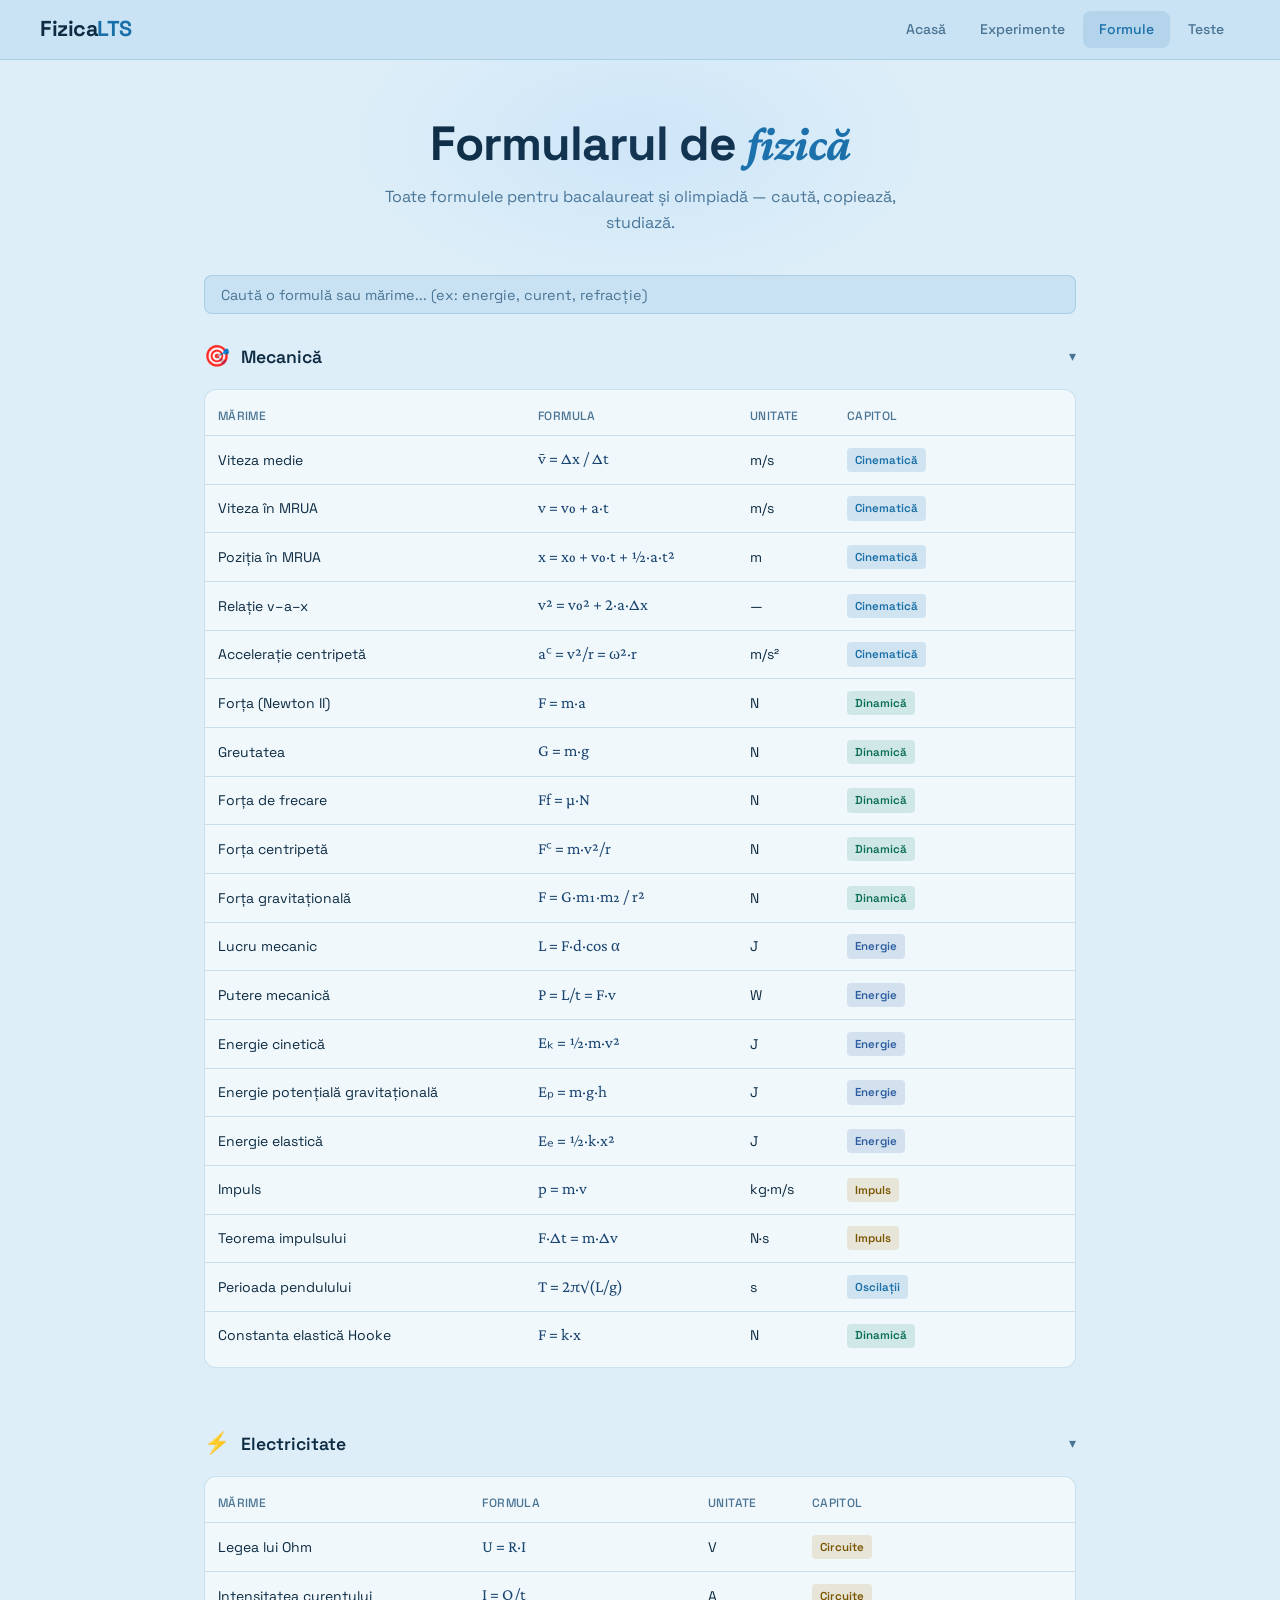
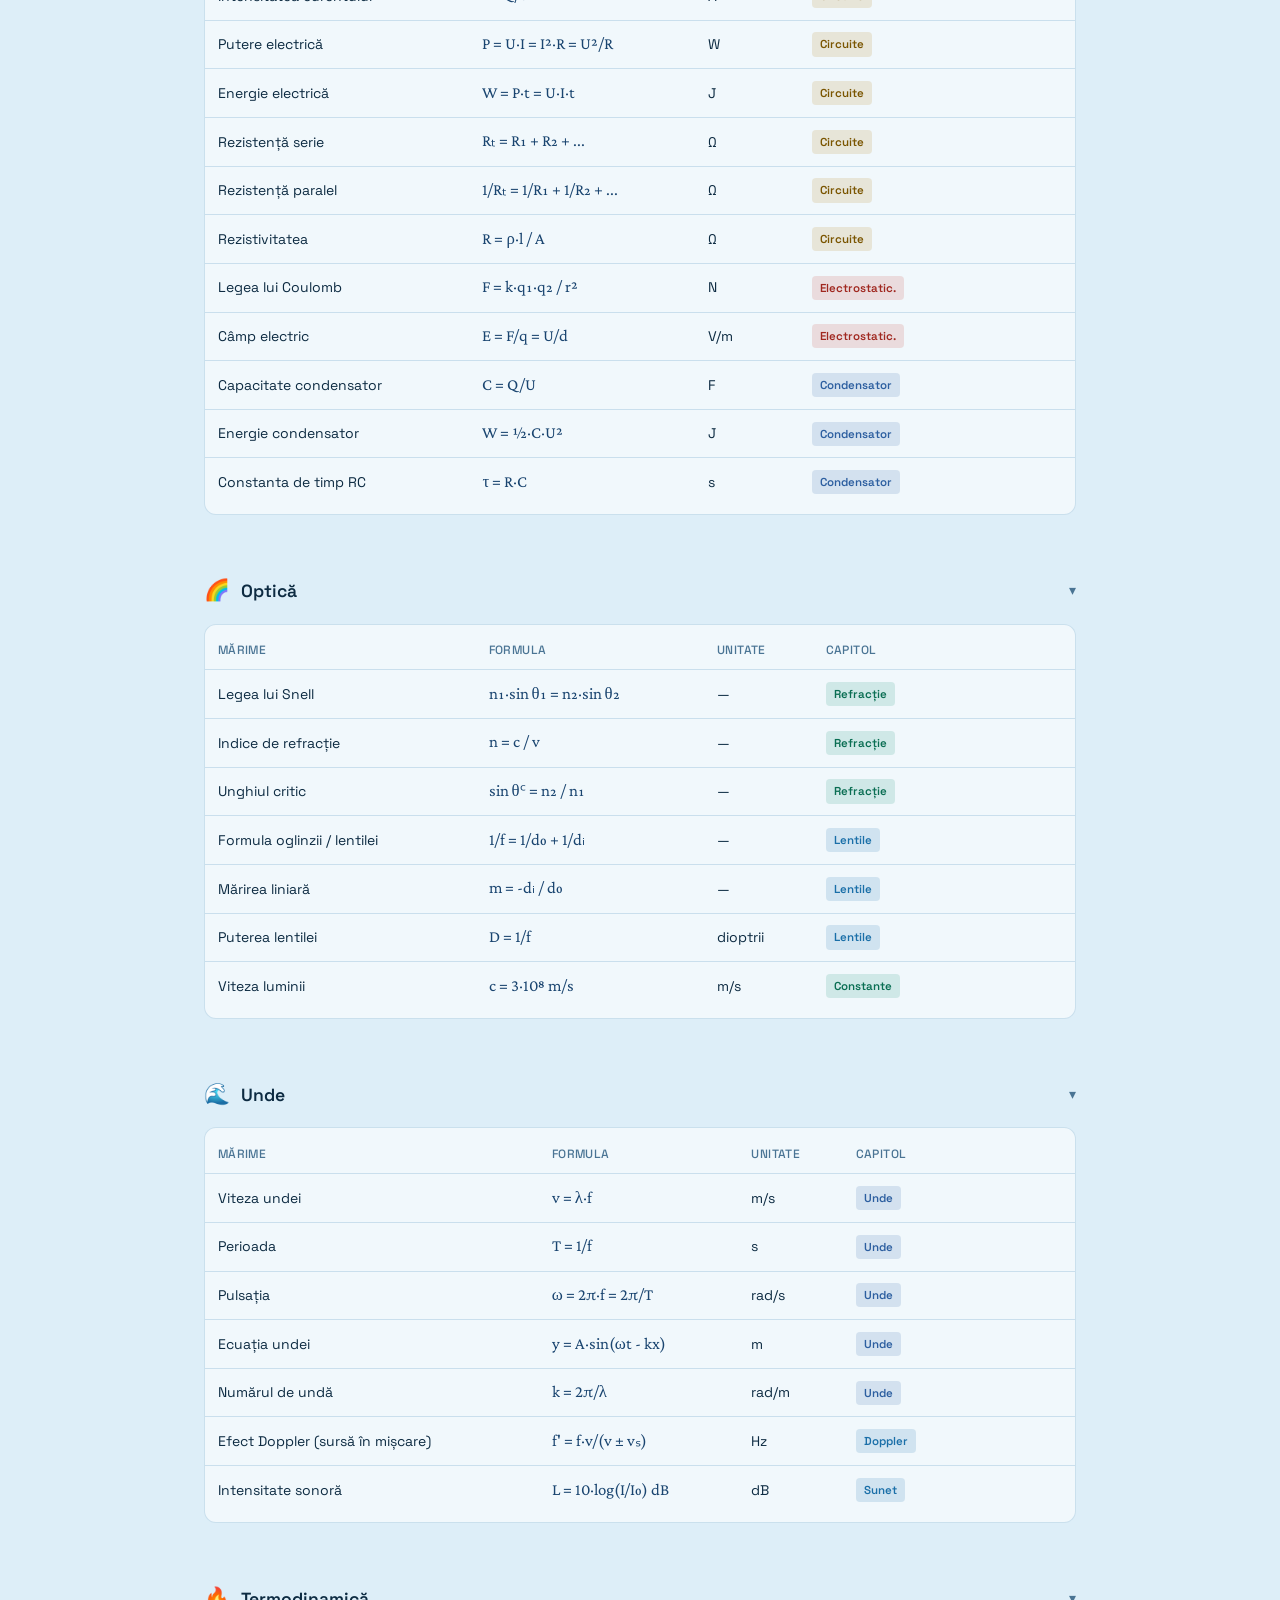
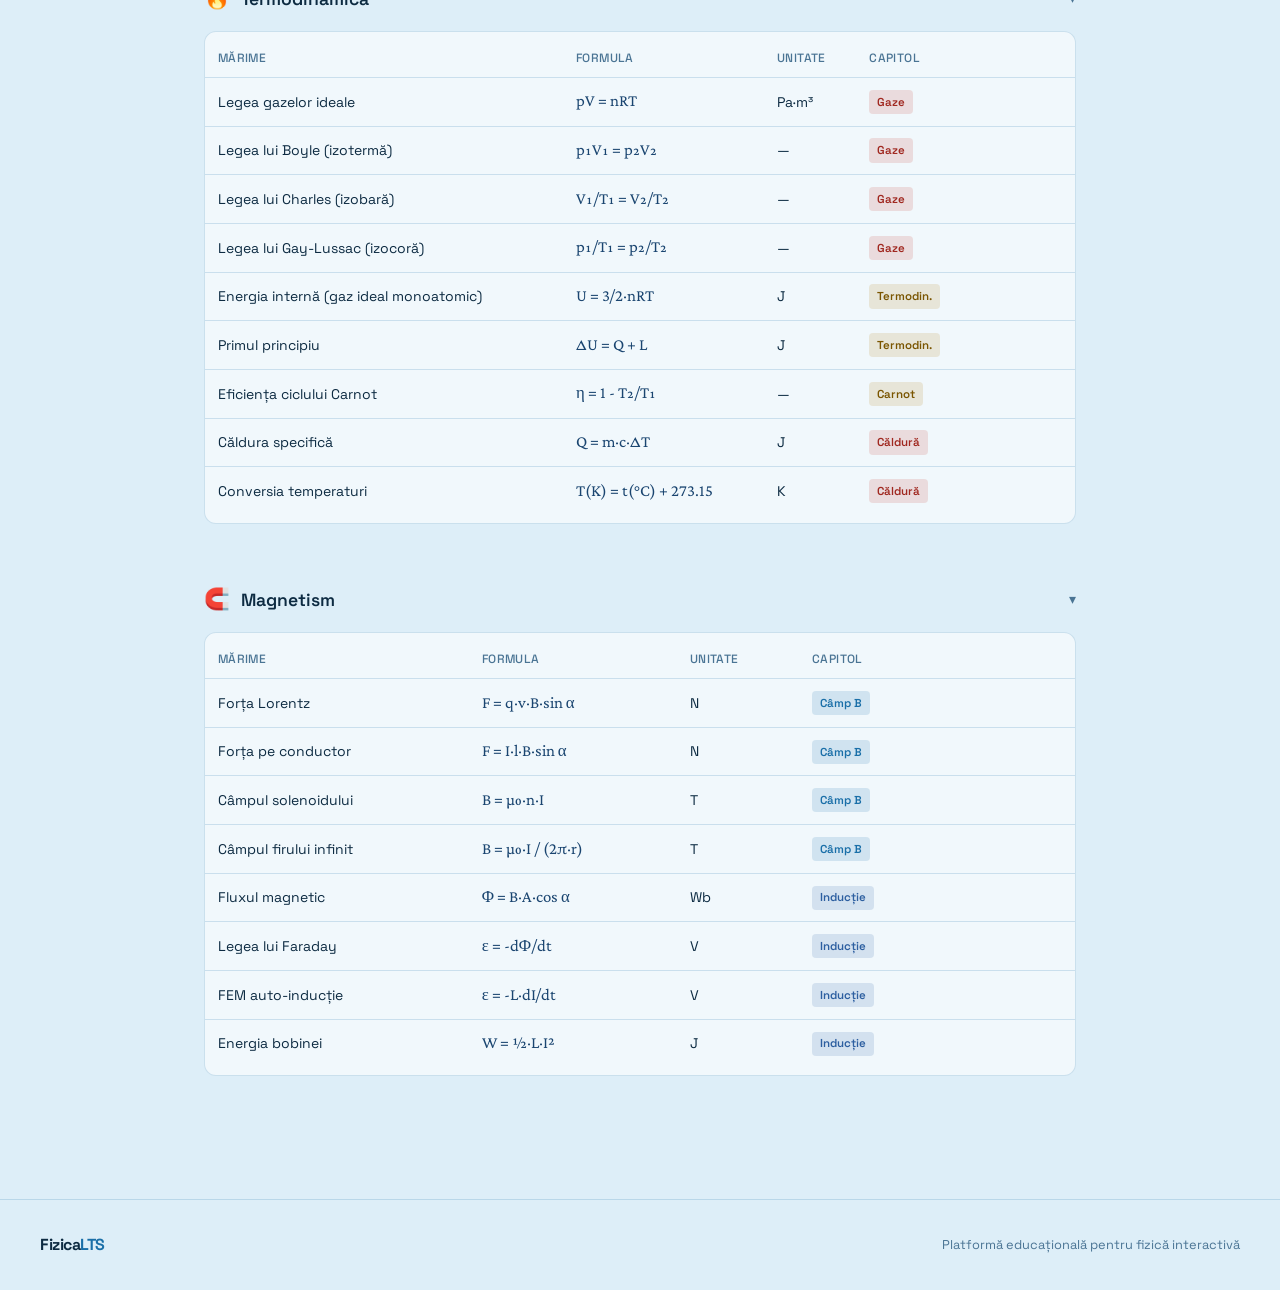
<file: formule.html>
<!DOCTYPE html>
<html lang="ro">
<head>
<meta charset="UTF-8">
<meta name="viewport" content="width=device-width,initial-scale=1.0">
<title>Formule — Fizica LTS</title>
<link rel="stylesheet" href="_shared.css">
<style>
.search-bar{display:flex;gap:.6rem;margin-bottom:1.6rem;}
.search-bar input{
  flex:1;padding:.6rem 1rem;border-radius:8px;border:1px solid var(--border);
  background:var(--bg2);color:var(--text);font-family:'Space Grotesk',sans-serif;
  font-size:.9rem;outline:none;transition:border-color .2s;
}
.search-bar input:focus{border-color:rgba(79,156,249,.5);}
.search-bar input::placeholder{color:var(--muted);}

.chapter{margin-bottom:2.5rem;}
.chapter-header{
  display:flex;align-items:center;gap:.7rem;
  margin-bottom:1rem;cursor:pointer;user-select:none;
}
.chapter-header h2{font-size:1.1rem;font-weight:600;}
.chapter-header .ch-icon{font-size:1.3rem;}
.chapter-header .ch-toggle{margin-left:auto;font-size:.85rem;color:var(--muted);}
.chapter-body{overflow:hidden;transition:max-height .3s ease;}

.fz-table .fm-highlight{
  background:rgba(26,111,168,.07);
  border-left:2px solid var(--accent);
}
.fz-table td .copy-btn{
  opacity:0;transition:opacity .15s;
  background:none;border:none;color:var(--accent);
  cursor:pointer;font-size:.75rem;padding:.1rem .3rem;
  font-family:'Space Grotesk',sans-serif;
}
.fz-table tr:hover td .copy-btn{opacity:1;}

.hidden-row{display:none;}
</style>
</head>
<body>

<header>
  <a class="logo" href="index.html">Fizica<span>LTS</span></a>
  <nav>
    <a class="nav-link" href="index.html">Acasă</a>
    <a class="nav-link" href="experimente.html">Experimente</a>
    <a class="nav-link active" href="formule.html">Formule</a>
    <a class="nav-link" href="teste.html">Teste</a>
  </nav>
</header>

<div class="page-hero">
  <h1>Formularul de <em>fizică</em></h1>
  <p>Toate formulele pentru bacalaureat și olimpiadă — caută, copiează, studiază.</p>
</div>

<div class="wrap">

  <div class="search-bar">
    <input type="text" id="search-input" placeholder="Caută o formulă sau mărime... (ex: energie, curent, refracție)" oninput="searchFormulas()">
  </div>

  <!-- MECANICĂ -->
  <div class="chapter" data-chapter="mecanica">
    <div class="chapter-header" onclick="toggleChapter(this)">
      <span class="ch-icon">🎯</span>
      <h2>Mecanică</h2>
      <span class="ch-toggle">▾</span>
    </div>
    <div class="chapter-body">
      <div class="card" style="padding:0.5rem 0">
        <table class="fz-table">
          <thead><tr><th>Mărime</th><th>Formula</th><th>Unitate</th><th>Capitol</th><th></th></tr></thead>
          <tbody>
            <tr class="fm-row"><td>Viteza medie</td><td class="fm">v̄ = Δx / Δt</td><td>m/s</td><td><span class="tag tag-blue">Cinematică</span></td><td><button class="copy-btn" onclick="copy('v = Δx / Δt')">copiază</button></td></tr>
            <tr class="fm-row"><td>Viteza în MRUA</td><td class="fm">v = v₀ + a·t</td><td>m/s</td><td><span class="tag tag-blue">Cinematică</span></td><td><button class="copy-btn" onclick="copy('v = v₀ + a·t')">copiază</button></td></tr>
            <tr class="fm-row"><td>Poziția în MRUA</td><td class="fm">x = x₀ + v₀·t + ½·a·t²</td><td>m</td><td><span class="tag tag-blue">Cinematică</span></td><td><button class="copy-btn" onclick="copy('x = x₀ + v₀·t + ½·a·t²')">copiază</button></td></tr>
            <tr class="fm-row"><td>Relație v–a–x</td><td class="fm">v² = v₀² + 2·a·Δx</td><td>—</td><td><span class="tag tag-blue">Cinematică</span></td><td><button class="copy-btn" onclick="copy('v² = v₀² + 2·a·Δx')">copiază</button></td></tr>
            <tr class="fm-row"><td>Accelerație centripetă</td><td class="fm">aᶜ = v²/r = ω²·r</td><td>m/s²</td><td><span class="tag tag-blue">Cinematică</span></td><td><button class="copy-btn" onclick="copy('aᶜ = v²/r')">copiază</button></td></tr>
            <tr class="fm-row"><td>Forța (Newton II)</td><td class="fm">F = m·a</td><td>N</td><td><span class="tag tag-green">Dinamică</span></td><td><button class="copy-btn" onclick="copy('F = m·a')">copiază</button></td></tr>
            <tr class="fm-row"><td>Greutatea</td><td class="fm">G = m·g</td><td>N</td><td><span class="tag tag-green">Dinamică</span></td><td><button class="copy-btn" onclick="copy('G = m·g')">copiază</button></td></tr>
            <tr class="fm-row"><td>Forța de frecare</td><td class="fm">Ff = μ·N</td><td>N</td><td><span class="tag tag-green">Dinamică</span></td><td><button class="copy-btn" onclick="copy('Ff = μ·N')">copiază</button></td></tr>
            <tr class="fm-row"><td>Forța centripetă</td><td class="fm">Fᶜ = m·v²/r</td><td>N</td><td><span class="tag tag-green">Dinamică</span></td><td><button class="copy-btn" onclick="copy('Fc = m·v²/r')">copiază</button></td></tr>
            <tr class="fm-row"><td>Forța gravitațională</td><td class="fm">F = G·m₁·m₂ / r²</td><td>N</td><td><span class="tag tag-green">Dinamică</span></td><td><button class="copy-btn" onclick="copy('F = G·m₁·m₂/r²')">copiază</button></td></tr>
            <tr class="fm-row"><td>Lucru mecanic</td><td class="fm">L = F·d·cos α</td><td>J</td><td><span class="tag tag-purple">Energie</span></td><td><button class="copy-btn" onclick="copy('L = F·d·cosα')">copiază</button></td></tr>
            <tr class="fm-row"><td>Putere mecanică</td><td class="fm">P = L/t = F·v</td><td>W</td><td><span class="tag tag-purple">Energie</span></td><td><button class="copy-btn" onclick="copy('P = F·v')">copiază</button></td></tr>
            <tr class="fm-row"><td>Energie cinetică</td><td class="fm">Eₖ = ½·m·v²</td><td>J</td><td><span class="tag tag-purple">Energie</span></td><td><button class="copy-btn" onclick="copy('Eₖ = ½·m·v²')">copiază</button></td></tr>
            <tr class="fm-row"><td>Energie potențială gravitațională</td><td class="fm">Eₚ = m·g·h</td><td>J</td><td><span class="tag tag-purple">Energie</span></td><td><button class="copy-btn" onclick="copy('Eₚ = m·g·h')">copiază</button></td></tr>
            <tr class="fm-row"><td>Energie elastică</td><td class="fm">Eₑ = ½·k·x²</td><td>J</td><td><span class="tag tag-purple">Energie</span></td><td><button class="copy-btn" onclick="copy('Ee = ½·k·x²')">copiază</button></td></tr>
            <tr class="fm-row"><td>Impuls</td><td class="fm">p = m·v</td><td>kg·m/s</td><td><span class="tag tag-amber">Impuls</span></td><td><button class="copy-btn" onclick="copy('p = m·v')">copiază</button></td></tr>
            <tr class="fm-row"><td>Teorema impulsului</td><td class="fm">F·Δt = m·Δv</td><td>N·s</td><td><span class="tag tag-amber">Impuls</span></td><td><button class="copy-btn" onclick="copy('F·Δt = m·Δv')">copiază</button></td></tr>
            <tr class="fm-row"><td>Perioada pendulului</td><td class="fm">T = 2π√(L/g)</td><td>s</td><td><span class="tag tag-blue">Oscilații</span></td><td><button class="copy-btn" onclick="copy('T = 2π√(L/g)')">copiază</button></td></tr>
            <tr class="fm-row"><td>Constanta elastică Hooke</td><td class="fm">F = k·x</td><td>N</td><td><span class="tag tag-green">Dinamică</span></td><td><button class="copy-btn" onclick="copy('F = k·x')">copiază</button></td></tr>
          </tbody>
        </table>
      </div>
    </div>
  </div>

  <!-- ELECTRICITATE -->
  <div class="chapter" data-chapter="electricitate">
    <div class="chapter-header" onclick="toggleChapter(this)">
      <span class="ch-icon">⚡</span>
      <h2>Electricitate</h2>
      <span class="ch-toggle">▾</span>
    </div>
    <div class="chapter-body">
      <div class="card" style="padding:0.5rem 0">
        <table class="fz-table">
          <thead><tr><th>Mărime</th><th>Formula</th><th>Unitate</th><th>Capitol</th><th></th></tr></thead>
          <tbody>
            <tr class="fm-row"><td>Legea lui Ohm</td><td class="fm">U = R·I</td><td>V</td><td><span class="tag tag-amber">Circuite</span></td><td><button class="copy-btn" onclick="copy('U = R·I')">copiază</button></td></tr>
            <tr class="fm-row"><td>Intensitatea curentului</td><td class="fm">I = Q/t</td><td>A</td><td><span class="tag tag-amber">Circuite</span></td><td><button class="copy-btn" onclick="copy('I = Q/t')">copiază</button></td></tr>
            <tr class="fm-row"><td>Putere electrică</td><td class="fm">P = U·I = I²·R = U²/R</td><td>W</td><td><span class="tag tag-amber">Circuite</span></td><td><button class="copy-btn" onclick="copy('P = U·I')">copiază</button></td></tr>
            <tr class="fm-row"><td>Energie electrică</td><td class="fm">W = P·t = U·I·t</td><td>J</td><td><span class="tag tag-amber">Circuite</span></td><td><button class="copy-btn" onclick="copy('W = P·t')">copiază</button></td></tr>
            <tr class="fm-row"><td>Rezistență serie</td><td class="fm">Rₜ = R₁ + R₂ + ...</td><td>Ω</td><td><span class="tag tag-amber">Circuite</span></td><td><button class="copy-btn" onclick="copy('Rt = R1+R2+...')">copiază</button></td></tr>
            <tr class="fm-row"><td>Rezistență paralel</td><td class="fm">1/Rₜ = 1/R₁ + 1/R₂ + ...</td><td>Ω</td><td><span class="tag tag-amber">Circuite</span></td><td><button class="copy-btn" onclick="copy('1/Rt = 1/R1+1/R2')">copiază</button></td></tr>
            <tr class="fm-row"><td>Rezistivitatea</td><td class="fm">R = ρ·l / A</td><td>Ω</td><td><span class="tag tag-amber">Circuite</span></td><td><button class="copy-btn" onclick="copy('R = ρ·l/A')">copiază</button></td></tr>
            <tr class="fm-row"><td>Legea lui Coulomb</td><td class="fm">F = k·q₁·q₂ / r²</td><td>N</td><td><span class="tag tag-red">Electrostatic.</span></td><td><button class="copy-btn" onclick="copy('F = k·q1·q2/r²')">copiază</button></td></tr>
            <tr class="fm-row"><td>Câmp electric</td><td class="fm">E = F/q = U/d</td><td>V/m</td><td><span class="tag tag-red">Electrostatic.</span></td><td><button class="copy-btn" onclick="copy('E = F/q')">copiază</button></td></tr>
            <tr class="fm-row"><td>Capacitate condensator</td><td class="fm">C = Q/U</td><td>F</td><td><span class="tag tag-purple">Condensator</span></td><td><button class="copy-btn" onclick="copy('C = Q/U')">copiază</button></td></tr>
            <tr class="fm-row"><td>Energie condensator</td><td class="fm">W = ½·C·U²</td><td>J</td><td><span class="tag tag-purple">Condensator</span></td><td><button class="copy-btn" onclick="copy('W = ½·C·U²')">copiază</button></td></tr>
            <tr class="fm-row"><td>Constanta de timp RC</td><td class="fm">τ = R·C</td><td>s</td><td><span class="tag tag-purple">Condensator</span></td><td><button class="copy-btn" onclick="copy('τ = R·C')">copiază</button></td></tr>
          </tbody>
        </table>
      </div>
    </div>
  </div>

  <!-- OPTICĂ -->
  <div class="chapter" data-chapter="optica">
    <div class="chapter-header" onclick="toggleChapter(this)">
      <span class="ch-icon">🌈</span>
      <h2>Optică</h2>
      <span class="ch-toggle">▾</span>
    </div>
    <div class="chapter-body">
      <div class="card" style="padding:0.5rem 0">
        <table class="fz-table">
          <thead><tr><th>Mărime</th><th>Formula</th><th>Unitate</th><th>Capitol</th><th></th></tr></thead>
          <tbody>
            <tr class="fm-row"><td>Legea lui Snell</td><td class="fm">n₁·sin θ₁ = n₂·sin θ₂</td><td>—</td><td><span class="tag tag-green">Refracție</span></td><td><button class="copy-btn" onclick="copy('n1·sinθ1 = n2·sinθ2')">copiază</button></td></tr>
            <tr class="fm-row"><td>Indice de refracție</td><td class="fm">n = c / v</td><td>—</td><td><span class="tag tag-green">Refracție</span></td><td><button class="copy-btn" onclick="copy('n = c/v')">copiază</button></td></tr>
            <tr class="fm-row"><td>Unghiul critic</td><td class="fm">sin θᶜ = n₂ / n₁</td><td>—</td><td><span class="tag tag-green">Refracție</span></td><td><button class="copy-btn" onclick="copy('sinθc = n2/n1')">copiază</button></td></tr>
            <tr class="fm-row"><td>Formula oglinzii / lentilei</td><td class="fm">1/f = 1/d₀ + 1/dᵢ</td><td>—</td><td><span class="tag tag-blue">Lentile</span></td><td><button class="copy-btn" onclick="copy('1/f = 1/d0 + 1/di')">copiază</button></td></tr>
            <tr class="fm-row"><td>Mărirea liniară</td><td class="fm">m = -dᵢ / d₀</td><td>—</td><td><span class="tag tag-blue">Lentile</span></td><td><button class="copy-btn" onclick="copy('m = -di/d0')">copiază</button></td></tr>
            <tr class="fm-row"><td>Puterea lentilei</td><td class="fm">D = 1/f</td><td>dioptrii</td><td><span class="tag tag-blue">Lentile</span></td><td><button class="copy-btn" onclick="copy('D = 1/f')">copiază</button></td></tr>
            <tr class="fm-row"><td>Viteza luminii</td><td class="fm">c = 3·10⁸ m/s</td><td>m/s</td><td><span class="tag tag-green">Constante</span></td><td><button class="copy-btn" onclick="copy('c = 3×10⁸ m/s')">copiază</button></td></tr>
          </tbody>
        </table>
      </div>
    </div>
  </div>

  <!-- UNDE -->
  <div class="chapter" data-chapter="unde">
    <div class="chapter-header" onclick="toggleChapter(this)">
      <span class="ch-icon">🌊</span>
      <h2>Unde</h2>
      <span class="ch-toggle">▾</span>
    </div>
    <div class="chapter-body">
      <div class="card" style="padding:0.5rem 0">
        <table class="fz-table">
          <thead><tr><th>Mărime</th><th>Formula</th><th>Unitate</th><th>Capitol</th><th></th></tr></thead>
          <tbody>
            <tr class="fm-row"><td>Viteza undei</td><td class="fm">v = λ·f</td><td>m/s</td><td><span class="tag tag-purple">Unde</span></td><td><button class="copy-btn" onclick="copy('v = λ·f')">copiază</button></td></tr>
            <tr class="fm-row"><td>Perioada</td><td class="fm">T = 1/f</td><td>s</td><td><span class="tag tag-purple">Unde</span></td><td><button class="copy-btn" onclick="copy('T = 1/f')">copiază</button></td></tr>
            <tr class="fm-row"><td>Pulsația</td><td class="fm">ω = 2π·f = 2π/T</td><td>rad/s</td><td><span class="tag tag-purple">Unde</span></td><td><button class="copy-btn" onclick="copy('ω = 2π·f')">copiază</button></td></tr>
            <tr class="fm-row"><td>Ecuația undei</td><td class="fm">y = A·sin(ωt - kx)</td><td>m</td><td><span class="tag tag-purple">Unde</span></td><td><button class="copy-btn" onclick="copy('y = A·sin(ωt - kx)')">copiază</button></td></tr>
            <tr class="fm-row"><td>Numărul de undă</td><td class="fm">k = 2π/λ</td><td>rad/m</td><td><span class="tag tag-purple">Unde</span></td><td><button class="copy-btn" onclick="copy('k = 2π/λ')">copiază</button></td></tr>
            <tr class="fm-row"><td>Efect Doppler (sursă în mișcare)</td><td class="fm">f' = f·v/(v ± vₛ)</td><td>Hz</td><td><span class="tag tag-blue">Doppler</span></td><td><button class="copy-btn" onclick="copy('f\' = f·v/(v±vs)')">copiază</button></td></tr>
            <tr class="fm-row"><td>Intensitate sonoră</td><td class="fm">L = 10·log(I/I₀) dB</td><td>dB</td><td><span class="tag tag-blue">Sunet</span></td><td><button class="copy-btn" onclick="copy('L = 10·log(I/I₀)')">copiază</button></td></tr>
          </tbody>
        </table>
      </div>
    </div>
  </div>

  <!-- TERMODINAMICĂ -->
  <div class="chapter" data-chapter="termodinamica">
    <div class="chapter-header" onclick="toggleChapter(this)">
      <span class="ch-icon">🔥</span>
      <h2>Termodinamică</h2>
      <span class="ch-toggle">▾</span>
    </div>
    <div class="chapter-body">
      <div class="card" style="padding:0.5rem 0">
        <table class="fz-table">
          <thead><tr><th>Mărime</th><th>Formula</th><th>Unitate</th><th>Capitol</th><th></th></tr></thead>
          <tbody>
            <tr class="fm-row"><td>Legea gazelor ideale</td><td class="fm">pV = nRT</td><td>Pa·m³</td><td><span class="tag tag-red">Gaze</span></td><td><button class="copy-btn" onclick="copy('pV = nRT')">copiază</button></td></tr>
            <tr class="fm-row"><td>Legea lui Boyle (izotermă)</td><td class="fm">p₁V₁ = p₂V₂</td><td>—</td><td><span class="tag tag-red">Gaze</span></td><td><button class="copy-btn" onclick="copy('p1V1 = p2V2')">copiază</button></td></tr>
            <tr class="fm-row"><td>Legea lui Charles (izobară)</td><td class="fm">V₁/T₁ = V₂/T₂</td><td>—</td><td><span class="tag tag-red">Gaze</span></td><td><button class="copy-btn" onclick="copy('V1/T1 = V2/T2')">copiază</button></td></tr>
            <tr class="fm-row"><td>Legea lui Gay-Lussac (izocoră)</td><td class="fm">p₁/T₁ = p₂/T₂</td><td>—</td><td><span class="tag tag-red">Gaze</span></td><td><button class="copy-btn" onclick="copy('p1/T1 = p2/T2')">copiază</button></td></tr>
            <tr class="fm-row"><td>Energia internă (gaz ideal monoatomic)</td><td class="fm">U = 3/2·nRT</td><td>J</td><td><span class="tag tag-amber">Termodin.</span></td><td><button class="copy-btn" onclick="copy('U = 3/2·nRT')">copiază</button></td></tr>
            <tr class="fm-row"><td>Primul principiu</td><td class="fm">ΔU = Q + L</td><td>J</td><td><span class="tag tag-amber">Termodin.</span></td><td><button class="copy-btn" onclick="copy('ΔU = Q + L')">copiază</button></td></tr>
            <tr class="fm-row"><td>Eficiența ciclului Carnot</td><td class="fm">η = 1 - T₂/T₁</td><td>—</td><td><span class="tag tag-amber">Carnot</span></td><td><button class="copy-btn" onclick="copy('η = 1 - T2/T1')">copiază</button></td></tr>
            <tr class="fm-row"><td>Căldura specifică</td><td class="fm">Q = m·c·ΔT</td><td>J</td><td><span class="tag tag-red">Căldură</span></td><td><button class="copy-btn" onclick="copy('Q = m·c·ΔT')">copiază</button></td></tr>
            <tr class="fm-row"><td>Conversia temperaturi</td><td class="fm">T(K) = t(°C) + 273.15</td><td>K</td><td><span class="tag tag-red">Căldură</span></td><td><button class="copy-btn" onclick="copy('T(K) = t(°C)+273.15')">copiază</button></td></tr>
          </tbody>
        </table>
      </div>
    </div>
  </div>

  <!-- MAGNETISM -->
  <div class="chapter" data-chapter="magnetism">
    <div class="chapter-header" onclick="toggleChapter(this)">
      <span class="ch-icon">🧲</span>
      <h2>Magnetism</h2>
      <span class="ch-toggle">▾</span>
    </div>
    <div class="chapter-body">
      <div class="card" style="padding:0.5rem 0">
        <table class="fz-table">
          <thead><tr><th>Mărime</th><th>Formula</th><th>Unitate</th><th>Capitol</th><th></th></tr></thead>
          <tbody>
            <tr class="fm-row"><td>Forța Lorentz</td><td class="fm">F = q·v·B·sin α</td><td>N</td><td><span class="tag tag-blue">Câmp B</span></td><td><button class="copy-btn" onclick="copy('F = q·v·B·sinα')">copiază</button></td></tr>
            <tr class="fm-row"><td>Forța pe conductor</td><td class="fm">F = I·l·B·sin α</td><td>N</td><td><span class="tag tag-blue">Câmp B</span></td><td><button class="copy-btn" onclick="copy('F = I·l·B·sinα')">copiază</button></td></tr>
            <tr class="fm-row"><td>Câmpul solenoidului</td><td class="fm">B = μ₀·n·I</td><td>T</td><td><span class="tag tag-blue">Câmp B</span></td><td><button class="copy-btn" onclick="copy('B = μ₀·n·I')">copiază</button></td></tr>
            <tr class="fm-row"><td>Câmpul firului infinit</td><td class="fm">B = μ₀·I / (2π·r)</td><td>T</td><td><span class="tag tag-blue">Câmp B</span></td><td><button class="copy-btn" onclick="copy('B = μ₀·I/(2π·r)')">copiază</button></td></tr>
            <tr class="fm-row"><td>Fluxul magnetic</td><td class="fm">Φ = B·A·cos α</td><td>Wb</td><td><span class="tag tag-purple">Inducție</span></td><td><button class="copy-btn" onclick="copy('Φ = B·A·cosα')">copiază</button></td></tr>
            <tr class="fm-row"><td>Legea lui Faraday</td><td class="fm">ε = -dΦ/dt</td><td>V</td><td><span class="tag tag-purple">Inducție</span></td><td><button class="copy-btn" onclick="copy('ε = -dΦ/dt')">copiază</button></td></tr>
            <tr class="fm-row"><td>FEM auto-inducție</td><td class="fm">ε = -L·dI/dt</td><td>V</td><td><span class="tag tag-purple">Inducție</span></td><td><button class="copy-btn" onclick="copy('ε = -L·dI/dt')">copiază</button></td></tr>
            <tr class="fm-row"><td>Energia bobinei</td><td class="fm">W = ½·L·I²</td><td>J</td><td><span class="tag tag-purple">Inducție</span></td><td><button class="copy-btn" onclick="copy('W = ½·L·I²')">copiază</button></td></tr>
          </tbody>
        </table>
      </div>
    </div>
  </div>

  <div id="no-results" style="display:none;text-align:center;padding:3rem;color:var(--muted)">
    <div style="font-size:2.5rem;margin-bottom:.8rem">🔍</div>
    <div>Nicio formulă găsită pentru "<span id="search-term"></span>"</div>
  </div>

</div>

<footer>
  <a class="logo" href="index.html">Fizica<span>LTS</span></a>
  <p>Platformă educațională pentru fizică interactivă</p>
</footer>

<script>
function toggleChapter(header){
  const body = header.nextElementSibling;
  const toggle = header.querySelector('.ch-toggle');
  const open = body.style.maxHeight && body.style.maxHeight !== '0px';
  body.style.maxHeight = open ? '0px' : body.scrollHeight + 'px';
  toggle.textContent = open ? '▸' : '▾';
}

// Init all chapters open
document.querySelectorAll('.chapter-body').forEach(b => {
  b.style.maxHeight = b.scrollHeight + 'px';
});

function searchFormulas(){
  const q = document.getElementById('search-input').value.toLowerCase().trim();
  document.getElementById('search-term').textContent = q;
  let count = 0;
  document.querySelectorAll('.fm-row').forEach(row => {
    const text = row.textContent.toLowerCase();
    if(!q || text.includes(q)){
      row.style.display='';
      count++;
    } else {
      row.style.display='none';
    }
  });
  // Expand chapters that have visible rows
  document.querySelectorAll('.chapter').forEach(ch => {
    const visible = ch.querySelectorAll('.fm-row:not([style*="display: none"])').length > 0;
    const body = ch.querySelector('.chapter-body');
    const toggle = ch.querySelector('.ch-toggle');
    if(q){
      body.style.maxHeight = visible ? '2000px' : '0px';
      toggle.textContent = visible ? '▾' : '▸';
    } else {
      body.style.maxHeight = body.scrollHeight + 'px';
      toggle.textContent = '▾';
    }
  });
  document.getElementById('no-results').style.display = (count === 0 && q) ? 'block' : 'none';
}

function copy(text){
  navigator.clipboard.writeText(text).then(()=>{
    // subtle feedback
    const btn = event.target;
    btn.textContent = '✓ copiat';
    setTimeout(()=>btn.textContent='copiază', 1400);
  });
}
</script>
</body>
</html>
</file>
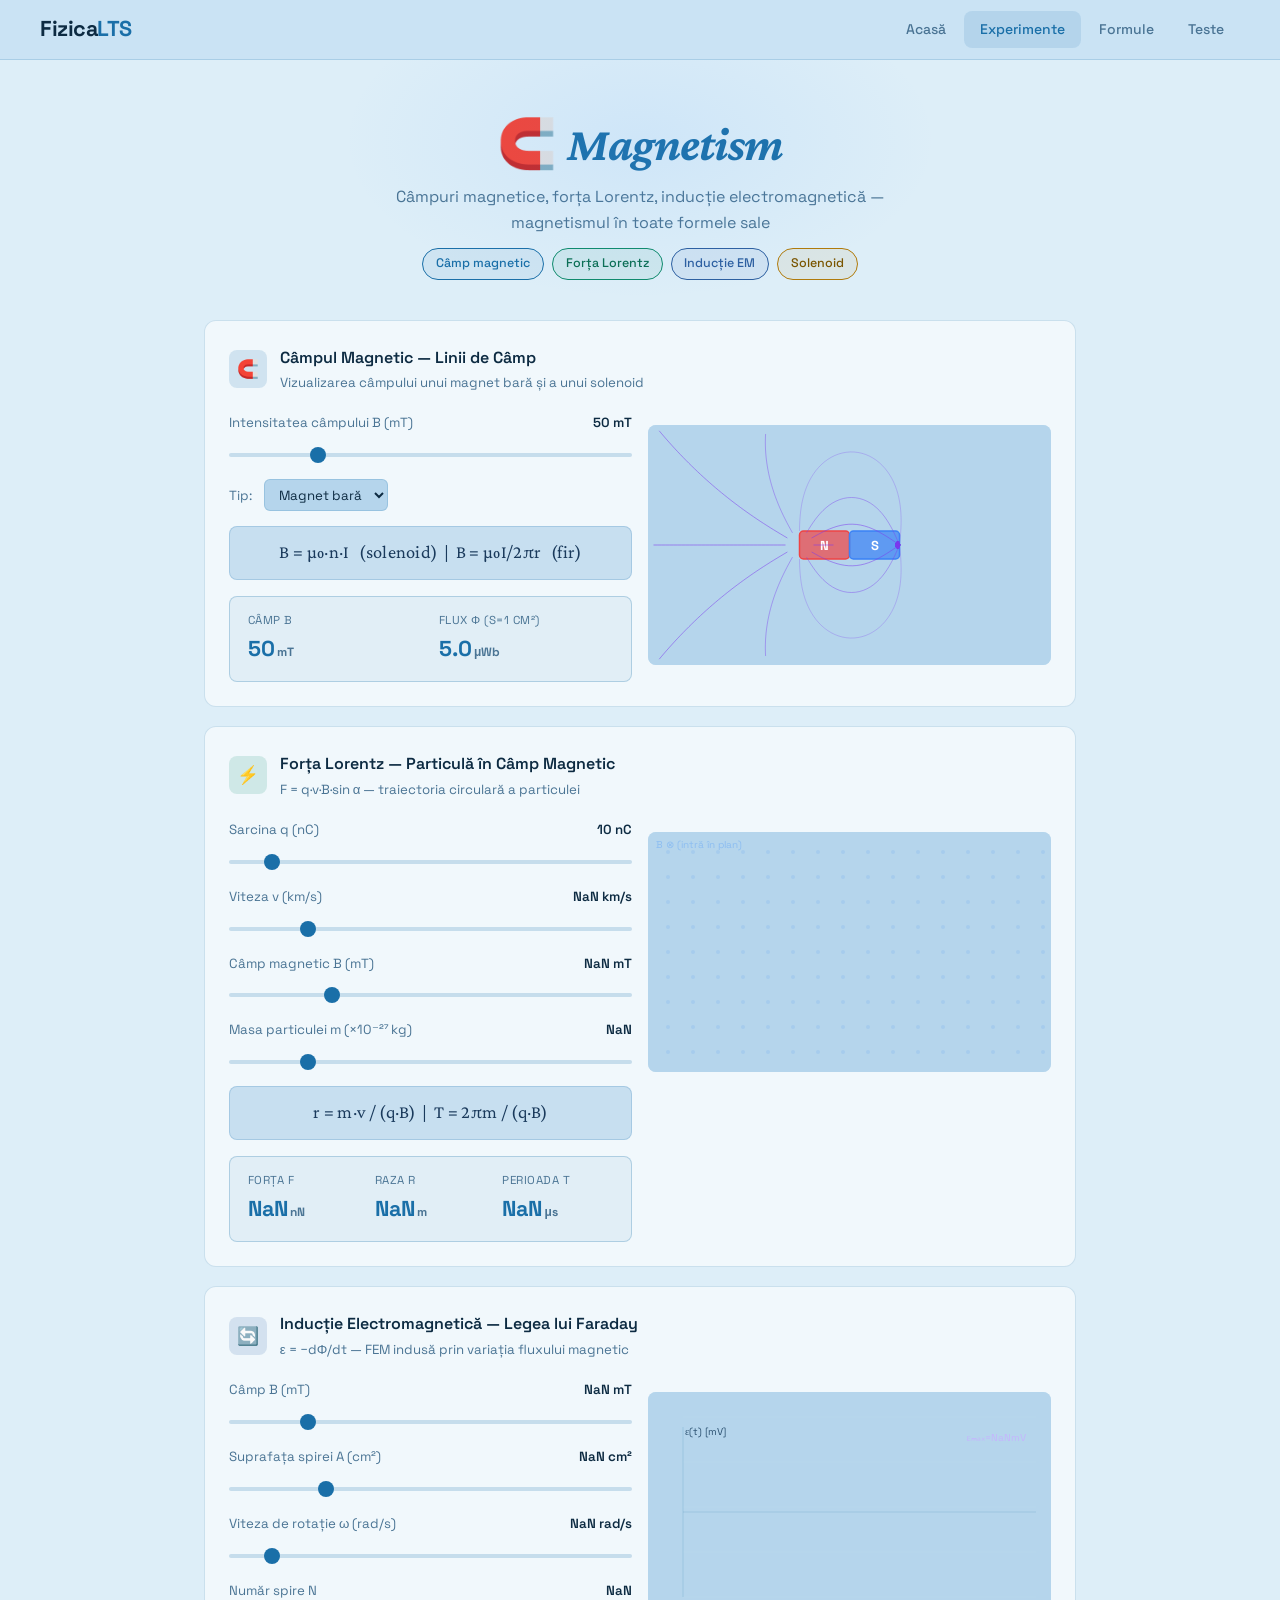
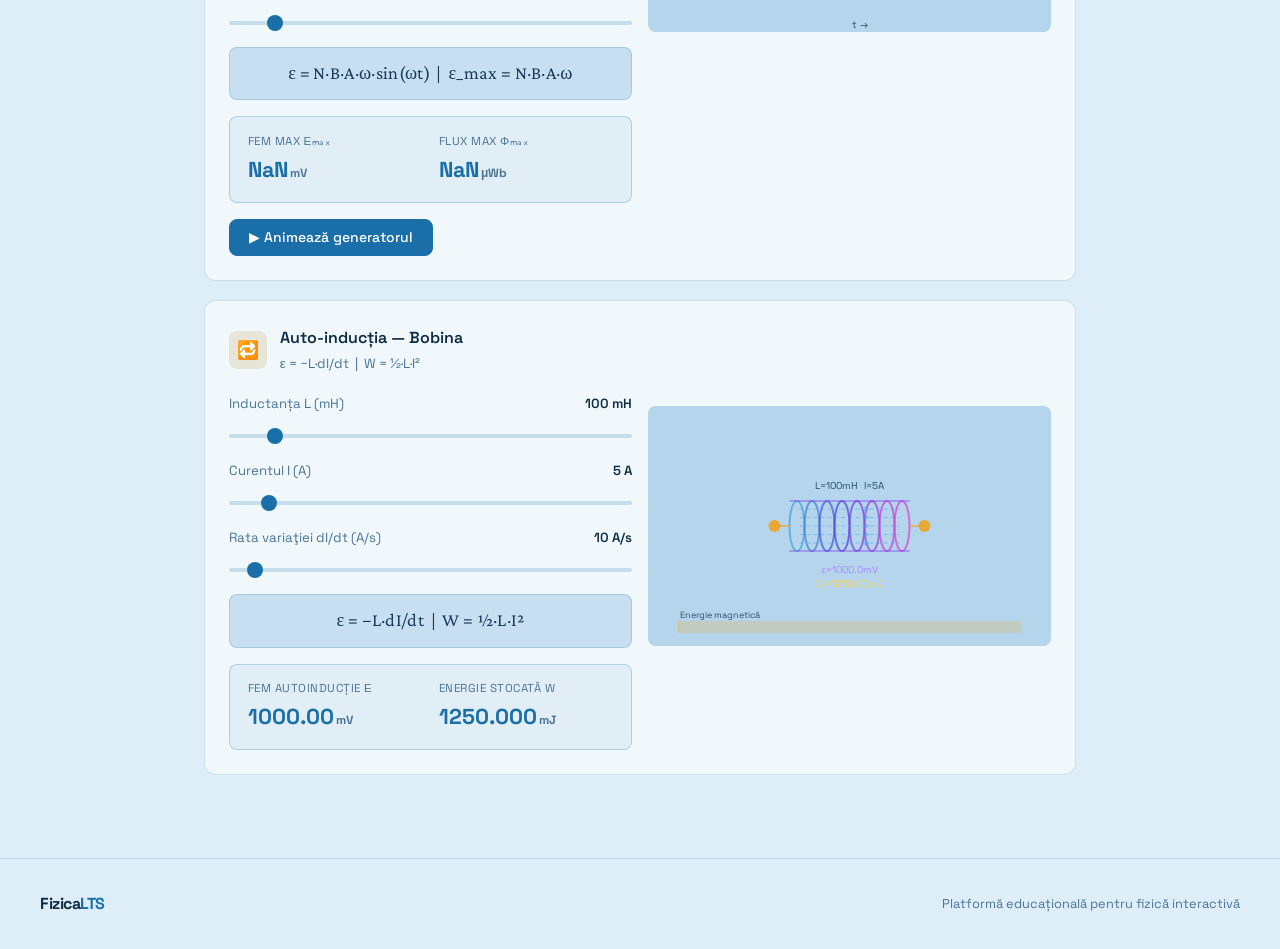
<file: magnetism.html>
<!DOCTYPE html>
<html lang="ro">
<head>
<meta charset="UTF-8">
<meta name="viewport" content="width=device-width,initial-scale=1.0">
<title>Magnetism — Fizica LTS</title>
<link rel="stylesheet" href="_shared.css">
</head>
<body>
<header>
  <a class="logo" href="index.html">Fizica<span>LTS</span></a>
  <nav>
    <a class="nav-link" href="index.html">Acasă</a>
    <a class="nav-link active" href="experimente.html">Experimente</a>
    <a class="nav-link" href="formule.html">Formule</a>
    <a class="nav-link" href="teste.html">Teste</a>
  </nav>
</header>
<div class="page-hero">
  <h1>🧲 <em>Magnetism</em></h1>
  <p>Câmpuri magnetice, forța Lorentz, inducție electromagnetică — magnetismul în toate formele sale</p>
  <div class="pills" style="justify-content:center;margin-top:.8rem">
    <span class="pill pill-blue">Câmp magnetic</span>
    <span class="pill pill-green">Forța Lorentz</span>
    <span class="pill pill-purple">Inducție EM</span>
    <span class="pill pill-amber">Solenoid</span>
  </div>
</div>
<div class="wrap">

  <!-- CÂMP MAGNETIC -->
  <div class="card" id="camp">
    <div class="card-header">
      <div class="card-icon icon-blue">🧲</div>
      <div><div class="card-title">Câmpul Magnetic — Linii de Câmp</div>
      <div class="card-desc">Vizualizarea câmpului unui magnet bară și a unui solenoid</div></div>
    </div>
    <div class="grid-2">
      <div>
        <div class="slider-group">
          <div class="slider-label"><span>Intensitatea câmpului B (mT)</span><strong id="Bv">50 mT</strong></div>
          <input type="range" min="10" max="200" value="50" id="Bfield" oninput="drawMagnet()">
        </div>
        <div style="margin:.8rem 0">
          <label style="font-size:.83rem;color:var(--muted)">Tip:</label>
          <select id="magType" onchange="drawMagnet()" style="background:var(--bg3);color:var(--text);border:1px solid var(--border);border-radius:6px;padding:.35rem .6rem;font-family:'Space Grotesk',sans-serif;font-size:.83rem;margin-left:.5rem">
            <option value="bar">Magnet bară</option>
            <option value="solenoid">Solenoid</option>
            <option value="wire">Fir infinit</option>
          </select>
        </div>
        <div class="formula-box">B = μ₀·n·I &nbsp; (solenoid) &nbsp;|&nbsp; B = μ₀I/2πr &nbsp; (fir)</div>
        <div class="result-box">
          <div class="result-item"><div class="result-label">Câmp B</div><div class="result-value" id="Bval">—</div></div>
          <div class="result-item"><div class="result-label">Flux Φ (S=1 cm²)</div><div class="result-value" id="PhiV">—</div></div>
        </div>
      </div>
      <div><canvas id="magnetC" height="240"></canvas></div>
    </div>
  </div>

  <!-- FORȚA LORENTZ -->
  <div class="card" id="lorentz">
    <div class="card-header">
      <div class="card-icon icon-green">⚡</div>
      <div><div class="card-title">Forța Lorentz — Particulă în Câmp Magnetic</div>
      <div class="card-desc">F = q·v·B·sin α — traiectoria circulară a particulei</div></div>
    </div>
    <div class="grid-2">
      <div>
        <div class="slider-group">
          <div class="slider-label"><span>Sarcina q (nC)</span><strong id="qv">10 nC</strong></div>
          <input type="range" min="1" max="100" value="10" id="qpart" oninput="updateLorentz()">
        </div>
        <div class="slider-group">
          <div class="slider-label"><span>Viteza v (km/s)</span><strong id="vpart">100 km/s</strong></div>
          <input type="range" min="10" max="500" value="100" id="vpart" oninput="updateLorentz()">
        </div>
        <div class="slider-group">
          <div class="slider-label"><span>Câmp magnetic B (mT)</span><strong id="Bpart">50 mT</strong></div>
          <input type="range" min="1" max="200" value="50" id="Bpart" oninput="updateLorentz()">
        </div>
        <div class="slider-group">
          <div class="slider-label"><span>Masa particulei m (×10⁻²⁷ kg)</span><strong id="mpart">10</strong></div>
          <input type="range" min="1" max="50" value="10" id="mpart" oninput="updateLorentz()">
        </div>
        <div class="formula-box">r = m·v / (q·B) &nbsp;|&nbsp; T = 2πm / (q·B)</div>
        <div class="result-box">
          <div class="result-item"><div class="result-label">Forța F</div><div class="result-value" id="Fv">—</div></div>
          <div class="result-item"><div class="result-label">Raza r</div><div class="result-value" id="rv">—</div></div>
          <div class="result-item"><div class="result-label">Perioada T</div><div class="result-value" id="Tlorv">—</div></div>
        </div>
      </div>
      <div><canvas id="lorentzC" height="240"></canvas></div>
    </div>
  </div>

  <!-- INDUCȚIE EM -->
  <div class="card" id="inductie">
    <div class="card-header">
      <div class="card-icon icon-purple">🔄</div>
      <div><div class="card-title">Inducție Electromagnetică — Legea lui Faraday</div>
      <div class="card-desc">ε = −dΦ/dt — FEM indusă prin variația fluxului magnetic</div></div>
    </div>
    <div class="grid-2">
      <div>
        <div class="slider-group">
          <div class="slider-label"><span>Câmp B (mT)</span><strong id="Bind">100 mT</strong></div>
          <input type="range" min="10" max="500" value="100" id="Bind" oninput="updateFaraday()">
        </div>
        <div class="slider-group">
          <div class="slider-label"><span>Suprafața spirei A (cm²)</span><strong id="Aind">50 cm²</strong></div>
          <input type="range" min="5" max="200" value="50" id="Aind" oninput="updateFaraday()">
        </div>
        <div class="slider-group">
          <div class="slider-label"><span>Viteza de rotație ω (rad/s)</span><strong id="wind">10 rad/s</strong></div>
          <input type="range" min="1" max="100" value="10" id="wind" oninput="updateFaraday()">
        </div>
        <div class="slider-group">
          <div class="slider-label"><span>Număr spire N</span><strong id="Nind">50</strong></div>
          <input type="range" min="1" max="500" value="50" id="Nind" oninput="updateFaraday()">
        </div>
        <div class="formula-box">ε = N·B·A·ω·sin(ωt) &nbsp;|&nbsp; ε_max = N·B·A·ω</div>
        <div class="result-box">
          <div class="result-item"><div class="result-label">FEM max εₘₐₓ</div><div class="result-value" id="emaxv">—</div></div>
          <div class="result-item"><div class="result-label">Flux max Φₘₐₓ</div><div class="result-value" id="phimaxv">—</div></div>
        </div>
        <div class="btn-row">
          <button class="btn btn-primary" id="indBtn" onclick="toggleFaraday()">▶ Animează generatorul</button>
        </div>
      </div>
      <div><canvas id="indC" height="240"></canvas></div>
    </div>
  </div>

  <!-- AUTO-INDUCȚIE -->
  <div class="card" id="autoinductie">
    <div class="card-header">
      <div class="card-icon icon-amber">🔁</div>
      <div><div class="card-title">Auto-inducția — Bobina</div>
      <div class="card-desc">ε = −L·dI/dt &nbsp;|&nbsp; W = ½·L·I²</div></div>
    </div>
    <div class="grid-2">
      <div>
        <div class="slider-group">
          <div class="slider-label"><span>Inductanța L (mH)</span><strong id="Lv">100 mH</strong></div>
          <input type="range" min="1" max="1000" value="100" id="Lcoil" oninput="updateCoil()">
        </div>
        <div class="slider-group">
          <div class="slider-label"><span>Curentul I (A)</span><strong id="Iv">5 A</strong></div>
          <input type="range" min="1" max="50" value="5" id="Icoil" oninput="updateCoil()">
        </div>
        <div class="slider-group">
          <div class="slider-label"><span>Rata variaţiei dI/dt (A/s)</span><strong id="dIdtv">10 A/s</strong></div>
          <input type="range" min="1" max="200" value="10" id="dIdt" oninput="updateCoil()">
        </div>
        <div class="formula-box">ε = −L·dI/dt &nbsp;|&nbsp; W = ½·L·I²</div>
        <div class="result-box">
          <div class="result-item"><div class="result-label">FEM autoinducție ε</div><div class="result-value" id="epsilonv">—</div></div>
          <div class="result-item"><div class="result-label">Energie stocată W</div><div class="result-value" id="Wcoilv">—</div></div>
        </div>
      </div>
      <div><canvas id="coilC" height="240"></canvas></div>
    </div>
  </div>

</div>
<footer>
  <a class="logo" href="index.html">Fizica<span>LTS</span></a>
  <p>Platformă educațională pentru fizică interactivă</p>
</footer>
<script>
const mu0=4*Math.PI*1e-7;

// ── CÂMP MAGNETIC ─────────────────────────────────────────────────────────────
function drawMagnet(){
  const B=+document.getElementById('Bfield').value/1000;
  const type=document.getElementById('magType').value;
  document.getElementById('Bv').textContent=Math.round(B*1000)+' mT';
  document.getElementById('Bval').innerHTML=(B*1000).toFixed(0)+'<span class="result-unit">mT</span>';
  document.getElementById('PhiV').innerHTML=(B*0.0001*1e6).toFixed(1)+'<span class="result-unit">μWb</span>';

  const cv=document.getElementById('magnetC');
  const ctx=cv.getContext('2d');
  const dpr=window.devicePixelRatio||1;
  cv.width=cv.offsetWidth*dpr; cv.height=240*dpr; ctx.scale(dpr,dpr);
  const W=cv.offsetWidth||300,H=240;
  ctx.fillStyle='#b5d5ec'; ctx.fillRect(0,0,W,H);

  const cx=W/2, cy=H/2;

  if(type==='bar'){
    // Draw bar magnet
    ctx.fillStyle='rgba(239,68,68,0.7)';ctx.strokeStyle='rgba(239,68,68,1)';ctx.lineWidth=1.5;
    ctx.beginPath();ctx.roundRect(cx-50,cy-14,50,28,4);ctx.fill();ctx.stroke();
    ctx.fillStyle='rgba(59,130,246,0.7)';ctx.strokeStyle='rgba(59,130,246,1)';
    ctx.beginPath();ctx.roundRect(cx,cy-14,50,28,4);ctx.fill();ctx.stroke();
    ctx.fillStyle='#fff';ctx.font='bold 13px Space Grotesk';ctx.textAlign='center';
    ctx.fillText('N',cx-25,cy+5);ctx.fillText('S',cx+25,cy+5);

    // Field lines
    for(let i=0;i<12;i++){
      const angle=(i/12)*Math.PI*2;
      ctx.strokeStyle=`rgba(124,58,237,${0.25+Math.abs(Math.cos(angle))*0.3})`;ctx.lineWidth=1;
      ctx.beginPath();
      let x=cx-50+Math.cos(angle)*14, y=cy+Math.sin(angle)*14;
      ctx.moveTo(x,y);
      for(let s=0;s<80;s++){
        const dx1=x-(cx-50),dy1=y-cy,r1=Math.sqrt(dx1*dx1+dy1*dy1)||1;
        const dx2=x-(cx+50),dy2=y-cy,r2=Math.sqrt(dx2*dx2+dy2*dy2)||1;
        const fx=dx1/r1/r1/r1-dx2/r2/r2/r2;
        const fy=dy1/r1/r1/r1-dy2/r2/r2/r2;
        const fm=Math.sqrt(fx*fx+fy*fy)||1;
        x+=fx/fm*4;y+=fy/fm*4;
        if(x<5||x>W-5||y<5||y>H-5)break;
        if(Math.sqrt((x-cx)*(x-cx)+(y-cy)*(y-cy))<14)break;
        ctx.lineTo(x,y);
      }
      ctx.stroke();
    }
  } else if(type==='solenoid'){
    // Solenoid coils
    const sw=120,sh=40,sx=cx-sw/2,sy=cy-sh/2;
    for(let i=0;i<8;i++){
      const ex=sx+i*(sw/8);
      ctx.strokeStyle=`rgba(245,158,11,${0.4+i*0.06})`;ctx.lineWidth=2;
      ctx.beginPath();ctx.ellipse(ex+sw/16,cy,5,sh/2,0,0,Math.PI*2);ctx.stroke();
    }
    ctx.strokeStyle='rgba(245,158,11,0.6)';ctx.lineWidth=1;
    ctx.beginPath();ctx.moveTo(sx,cy-sh/2);ctx.lineTo(sx+sw,cy-sh/2);ctx.stroke();
    ctx.beginPath();ctx.moveTo(sx,cy+sh/2);ctx.lineTo(sx+sw,cy+sh/2);ctx.stroke();
    // Field lines inside
    for(let i=0;i<5;i++){
      const ly=cy-sh/2+10+(i/4)*sh*0.8;
      ctx.strokeStyle='rgba(79,156,249,0.6)';ctx.lineWidth=1.5;
      ctx.beginPath();ctx.moveTo(sx-40,ly);ctx.lineTo(sx+sw+40,ly);ctx.stroke();
    }
    ctx.fillStyle='#4f9cf9';ctx.font='10px Space Grotesk';ctx.textAlign='left';
    ctx.fillText('B uniform',sx+10,cy-sh/2-6);
  } else {
    // Wire
    ctx.fillStyle='rgba(245,158,11,0.7)';ctx.strokeStyle='rgba(245,158,11,1)';ctx.lineWidth=2;
    ctx.beginPath();ctx.arc(cx,cy,8,0,Math.PI*2);ctx.fill();ctx.stroke();
    ctx.fillStyle='#fff';ctx.font='bold 12px Space Grotesk';ctx.textAlign='center';
    ctx.fillText('I',cx,cy+4);
    // Concentric circles
    for(let i=1;i<=6;i++){
      const r=i*22;
      ctx.strokeStyle=`rgba(124,58,237,${0.6-i*0.08})`;ctx.lineWidth=1.5;
      ctx.beginPath();ctx.arc(cx,cy,r,0,Math.PI*2);ctx.stroke();
      // Direction arrow
      const ax=cx+r,ay=cy;
      ctx.fillStyle=`rgba(124,58,237,${0.6-i*0.08})`;
      ctx.beginPath();ctx.moveTo(ax,ay-5);ctx.lineTo(ax,ay+5);ctx.lineTo(ax+7,ay);ctx.closePath();ctx.fill();
    }
    ctx.fillStyle='#a78bfa';ctx.font='10px Space Grotesk';ctx.textAlign='left';
    ctx.fillText('B=μ₀I/2πr',cx+15,cy-15);
  }
}

// ── LORENTZ ──────────────────────────────────────────────────────────────────
function updateLorentz(){
  const q=+document.getElementById('qpart').value*1e-9;
  const v=+document.getElementById('vpart').value*1e3;
  const B=+document.getElementById('Bpart').value*1e-3;
  const m=+document.getElementById('mpart').value*1e-27;
  document.getElementById('qv').textContent=(q*1e9).toFixed(0)+' nC';
  document.getElementById('vpart').nextSibling;
  document.querySelectorAll('[id="vpart"]')[0].parentElement.querySelector('strong').textContent=(v/1e3).toFixed(0)+' km/s';
  document.getElementById('Bpart').parentElement.querySelector('strong').textContent=(B*1e3).toFixed(0)+' mT';
  document.getElementById('mpart').parentElement.querySelector('strong').textContent=(m/1e-27).toFixed(0);

  const F=q*v*B;
  const r=m*v/(q*B);
  const T=2*Math.PI*m/(q*B);

  document.getElementById('Fv').innerHTML=(F*1e9).toFixed(2)+'<span class="result-unit">nN</span>';
  document.getElementById('rv').innerHTML=r.toFixed(3)+'<span class="result-unit">m</span>';
  document.getElementById('Tlorv').innerHTML=(T*1e6).toFixed(2)+'<span class="result-unit">μs</span>';
  drawLorentz(r);
}
function drawLorentz(rMeters){
  const cv=document.getElementById('lorentzC');
  const ctx=cv.getContext('2d');
  const dpr=window.devicePixelRatio||1;
  cv.width=cv.offsetWidth*dpr; cv.height=240*dpr; ctx.scale(dpr,dpr);
  const W=cv.offsetWidth||300,H=240;
  ctx.fillStyle='#b5d5ec'; ctx.fillRect(0,0,W,H);

  // Background B field dots (into page)
  for(let x=20;x<W;x+=25){for(let y=20;y<H;y+=25){
    ctx.fillStyle='rgba(79,156,249,0.15)';
    ctx.beginPath();ctx.arc(x,y,2,0,Math.PI*2);ctx.fill();
  }}
  ctx.fillStyle='rgba(79,156,249,0.4)';ctx.font='10px Space Grotesk';ctx.textAlign='left';
  ctx.fillText('B ⊗ (intră în plan)',8,16);

  // Circular trajectory
  const rPx=Math.min(rMeters*800,H/2-20);
  const cx=W/2, cy=H-30;
  ctx.strokeStyle='rgba(16,185,129,0.8)';ctx.lineWidth=2.5;
  ctx.shadowColor='rgba(16,185,129,0.4)';ctx.shadowBlur=10;
  ctx.beginPath();ctx.arc(cx,cy,rPx,Math.PI,0,false);ctx.stroke();ctx.shadowBlur=0;

  // Particle
  ctx.fillStyle='#f59e0b';ctx.shadowColor='rgba(245,158,11,0.5)';ctx.shadowBlur=10;
  ctx.beginPath();ctx.arc(cx+rPx,cy,8,0,Math.PI*2);ctx.fill();ctx.shadowBlur=0;
  ctx.fillStyle='#fcd34d';ctx.font='10px Space Grotesk';ctx.textAlign='left';
  ctx.fillText('+q',cx+rPx+10,cy+4);

  // Velocity arrow (up)
  ctx.strokeStyle='#f59e0b';ctx.lineWidth=2;
  ctx.beginPath();ctx.moveTo(cx+rPx,cy);ctx.lineTo(cx+rPx,cy-40);ctx.stroke();
  ctx.fillStyle='#f59e0b';ctx.beginPath();ctx.moveTo(cx+rPx-5,cy-38);ctx.lineTo(cx+rPx+5,cy-38);ctx.lineTo(cx+rPx,cy-50);ctx.closePath();ctx.fill();
  ctx.fillStyle='#fcd34d';ctx.font='10px Space Grotesk';ctx.textAlign='left';ctx.fillText('v',cx+rPx+6,cy-38);

  // Force arrow (toward center)
  ctx.strokeStyle='#ef4444';ctx.lineWidth=2;
  ctx.beginPath();ctx.moveTo(cx+rPx,cy);ctx.lineTo(cx+rPx-30,cy);ctx.stroke();
  ctx.fillStyle='#ef4444';ctx.beginPath();ctx.moveTo(cx+rPx-35,cy-4);ctx.lineTo(cx+rPx-35,cy+4);ctx.lineTo(cx+rPx-28,cy);ctx.closePath();ctx.fill();
  ctx.fillStyle='#fca5a5';ctx.textAlign='center';ctx.fillText('F (Lorentz)',cx+rPx-20,cy-10);

  ctx.fillStyle='#6ee7b7';ctx.textAlign='center';
  ctx.fillText('r = '+rMeters.toFixed(3)+' m',cx,cy-rPx/2);
}

// ── INDUCȚIE ────────────────────────────────────────────────────────────────
let indAnimId=null, indRunning=false, indT=0;

function updateFaraday(){
  const B=+document.getElementById('Bind').value*1e-3;
  const A=+document.getElementById('Aind').value*1e-4;
  const w=+document.getElementById('wind').value;
  const N=+document.getElementById('Nind').value;
  document.getElementById('Bind').parentElement.querySelector('strong').textContent=(B*1e3).toFixed(0)+' mT';
  document.getElementById('Aind').parentElement.querySelector('strong').textContent=(A*1e4).toFixed(0)+' cm²';
  document.getElementById('wind').parentElement.querySelector('strong').textContent=w+' rad/s';
  document.getElementById('Nind').parentElement.querySelector('strong').textContent=N;
  const emax=N*B*A*w;
  const phimax=B*A;
  document.getElementById('emaxv').innerHTML=(emax*1000).toFixed(2)+'<span class="result-unit">mV</span>';
  document.getElementById('phimaxv').innerHTML=(phimax*1e6).toFixed(2)+'<span class="result-unit">μWb</span>';
  drawFaraday(B,A,w,N,indT);
}
function drawFaraday(B,A,w,N,t){
  const cv=document.getElementById('indC');
  const ctx=cv.getContext('2d');
  const dpr=window.devicePixelRatio||1;
  cv.width=cv.offsetWidth*dpr; cv.height=240*dpr; ctx.scale(dpr,dpr);
  const W=cv.offsetWidth||300,H=240;
  ctx.fillStyle='#b5d5ec'; ctx.fillRect(0,0,W,H);

  const emax=N*B*A*w;
  const Tperiod=w>0?2*Math.PI/w:1;
  const tmax=2*Tperiod;
  const pad=35,gW=W-pad-15,gH=H-pad-25;

  // Grid
  for(let i=0;i<=4;i++){ctx.strokeStyle='rgba(255,255,255,0.04)';ctx.lineWidth=1;const y=H-pad-(i/4)*gH;ctx.beginPath();ctx.moveTo(pad,y);ctx.lineTo(pad+gW,y);ctx.stroke();}
  ctx.strokeStyle='rgba(26,111,168,0.15)';ctx.lineWidth=1;
  ctx.beginPath();ctx.moveTo(pad,H/2);ctx.lineTo(pad+gW,H/2);ctx.stroke();
  ctx.beginPath();ctx.moveTo(pad,pad);ctx.lineTo(pad,H-pad);ctx.stroke();

  function sx(ti){return pad+(ti/tmax)*gW;}
  function sy(e){return H/2-(e/emax)*gH/2.2;}

  // FEM curve
  const grad=ctx.createLinearGradient(pad,0,pad+gW,0);
  grad.addColorStop(0,'rgba(167,139,250,0)');
  grad.addColorStop(0.05,'rgba(167,139,250,0.8)');
  grad.addColorStop(0.95,'rgba(79,156,249,0.8)');
  grad.addColorStop(1,'rgba(79,156,249,0)');
  ctx.strokeStyle=grad;ctx.lineWidth=2.5;
  ctx.shadowColor='rgba(124,58,237,0.3)';ctx.shadowBlur=8;
  ctx.beginPath();
  for(let i=0;i<=200;i++){const ti=tmax*i/200;const e=emax*Math.sin(w*ti);if(i===0)ctx.moveTo(sx(ti),sy(e));else ctx.lineTo(sx(ti),sy(e));}
  ctx.stroke();ctx.shadowBlur=0;

  // Current time marker
  if(t>0){
    const e=emax*Math.sin(w*t);
    const mx=sx(t%(tmax));
    const my=sy(e);
    ctx.fillStyle='#f59e0b';ctx.shadowColor='rgba(245,158,11,0.5)';ctx.shadowBlur=8;
    ctx.beginPath();ctx.arc(mx,my,5,0,Math.PI*2);ctx.fill();ctx.shadowBlur=0;
    // Coil indicator (left side)
    const angle=w*t;
    const ccx=22,ccy=H/2;
    ctx.strokeStyle='rgba(167,139,250,0.8)';ctx.lineWidth=2;
    ctx.beginPath();ctx.ellipse(ccx,ccy,14,8*Math.abs(Math.cos(angle)),0,0,Math.PI*2);ctx.stroke();
    ctx.fillStyle='#a78bfa';ctx.font='9px Space Grotesk';ctx.textAlign='center';
    ctx.fillText('ε',ccx,H-8);
  }

  ctx.fillStyle='#2a5070';ctx.font='10px Space Grotesk';ctx.textAlign='left';
  ctx.fillText('ε(t) [mV]',pad+2,pad+8);
  ctx.textAlign='center';ctx.fillText('t →',pad+gW/2,H-4);
  ctx.fillStyle='#c4b5fd';ctx.fillText('εₘₐₓ='+(emax*1000).toFixed(1)+'mV',pad+gW-40,pad+14);
}

function toggleFaraday(){
  indRunning=!indRunning;
  document.getElementById('indBtn').textContent=indRunning?'⏸ Pauză':'▶ Animează generatorul';
  if(indRunning)animFaraday();else cancelAnimationFrame(indAnimId);
}
function animFaraday(){
  const B=+document.getElementById('Bind').value*1e-3;
  const A=+document.getElementById('Aind').value*1e-4;
  const w=+document.getElementById('wind').value;
  const N=+document.getElementById('Nind').value;
  indT+=0.04;
  drawFaraday(B,A,w,N,indT);
  if(indRunning)indAnimId=requestAnimationFrame(animFaraday);
}

// ── AUTO-INDUCȚIE ─────────────────────────────────────────────────────────────
function updateCoil(){
  const L=+document.getElementById('Lcoil').value*1e-3;
  const I=+document.getElementById('Icoil').value;
  const dIdt=+document.getElementById('dIdt').value;
  document.getElementById('Lv').textContent=(L*1000).toFixed(0)+' mH';
  document.getElementById('Iv').textContent=I+' A';
  document.getElementById('dIdtv').textContent=dIdt+' A/s';
  const eps=L*dIdt;
  const W2=0.5*L*I*I;
  document.getElementById('epsilonv').innerHTML=(eps*1000).toFixed(2)+'<span class="result-unit">mV</span>';
  document.getElementById('Wcoilv').innerHTML=(W2*1000).toFixed(3)+'<span class="result-unit">mJ</span>';
  drawCoil(L,I,dIdt,eps,W2);
}

function drawCoil(L,I,dIdt,eps,W2){
  const cv=document.getElementById('coilC');
  const ctx=cv.getContext('2d');
  const dpr=window.devicePixelRatio||1;
  cv.width=cv.offsetWidth*dpr; cv.height=240*dpr; ctx.scale(dpr,dpr);
  const W=cv.offsetWidth||300,H=240;
  ctx.fillStyle='#b5d5ec'; ctx.fillRect(0,0,W,H);

  const cx=W/2, cy=H/2;

  // Draw coil
  const nTurns=8, cw=120, ch=50;
  const csx=cx-cw/2, csy=cy-ch/2;
  for(let i=0;i<nTurns;i++){
    const x=csx+i*(cw/nTurns);
    const hue=200+i*15;
    ctx.strokeStyle=`hsla(${hue},65%,55%,0.7)`;ctx.lineWidth=2;
    ctx.beginPath();ctx.ellipse(x+cw/(2*nTurns),cy,cw/(2*nTurns),ch/2,0,0,Math.PI*2);ctx.stroke();
  }
  ctx.strokeStyle='rgba(124,58,237,0.5)';ctx.lineWidth=1.5;
  ctx.beginPath();ctx.moveTo(csx,csy);ctx.lineTo(csx+cw,csy);ctx.stroke();
  ctx.beginPath();ctx.moveTo(csx,csy+ch);ctx.lineTo(csx+cw,csy+ch);ctx.stroke();

  // Field lines inside coil
  const fieldStr=Math.min(I/10,1);
  for(let i=0;i<5;i++){
    const ly=csy+8+(i/4)*(ch-16);
    ctx.strokeStyle=`rgba(79,156,249,${0.3+fieldStr*0.4})`;ctx.lineWidth=1.2;
    ctx.setLineDash([4,3]);
    ctx.beginPath();ctx.moveTo(csx+10,ly);ctx.lineTo(csx+cw-10,ly);ctx.stroke();
    ctx.setLineDash([]);
    // Arrows
    ctx.fillStyle=`rgba(79,156,249,${0.3+fieldStr*0.4})`;
    ctx.beginPath();ctx.moveTo(csx+cw/2+15,ly-3);ctx.lineTo(csx+cw/2+15,ly+3);ctx.lineTo(csx+cw/2+20,ly);ctx.closePath();ctx.fill();
  }

  // Terminals & labels
  ctx.fillStyle='rgba(245,158,11,0.8)';
  ctx.beginPath();ctx.arc(csx-15,cy,6,0,Math.PI*2);ctx.fill();
  ctx.beginPath();ctx.arc(csx+cw+15,cy,6,0,Math.PI*2);ctx.fill();
  ctx.strokeStyle='rgba(245,158,11,0.5)';ctx.lineWidth=2;
  ctx.beginPath();ctx.moveTo(csx-15,cy);ctx.lineTo(csx,cy);ctx.stroke();
  ctx.beginPath();ctx.moveTo(csx+cw,cy);ctx.lineTo(csx+cw+15,cy);ctx.stroke();

  // Info
  ctx.fillStyle='#2a5070';ctx.font='10px Space Grotesk';ctx.textAlign='center';
  ctx.fillText('L='+Math.round(L*1e3)+'mH  I='+I+'A',cx,csy-12);
  ctx.fillStyle='#a78bfa';ctx.fillText('ε='+( eps*1000).toFixed(1)+'mV',cx,csy+ch+22);
  ctx.fillStyle='#fcd34d';ctx.fillText('W='+( W2*1000).toFixed(2)+'mJ',cx,csy+ch+36);

  // Energy bar
  const maxW=0.5*(1000e-3)*(50*50);
  const barW=(W2/maxW)*(W-60);
  ctx.fillStyle='rgba(245,158,11,0.2)';ctx.fillRect(30,H-25,W-60,12);
  ctx.fillStyle='rgba(245,158,11,0.7)';ctx.fillRect(30,H-25,Math.min(barW,W-60),12);
  ctx.fillStyle='#2a5070';ctx.font='9px Space Grotesk';ctx.textAlign='left';
  ctx.fillText('Energie magnetică',32,H-28);
}

// Fix slider label updates
function fixSliders(){
  document.querySelectorAll('input[type=range]').forEach(sl=>{
    const str=sl.id;
    sl.addEventListener('input',()=>{
      const strong=sl.parentElement.querySelector('strong');
    });
  });
}

window.addEventListener('load',()=>{
  drawMagnet();
  // Initialize lorentz manually
  document.getElementById('Fv').innerHTML='—';
  document.getElementById('rv').innerHTML='—';
  document.getElementById('Tlorv').innerHTML='—';
  updateLorentz();
  updateFaraday();
  updateCoil();
});
window.addEventListener('resize',()=>{ drawMagnet(); updateLorentz(); updateFaraday(); updateCoil(); });

// Re-wire slider strong labels for magnetism page
document.querySelectorAll('.slider-group').forEach(g=>{
  const sl=g.querySelector('input[type=range]');
  const st=g.querySelector('strong');
  if(sl&&st){
    const orig=sl.oninput;
    sl.addEventListener('input',()=>{ if(orig)orig.call(sl); });
  }
});
</script>
</body>
</html>
</file>
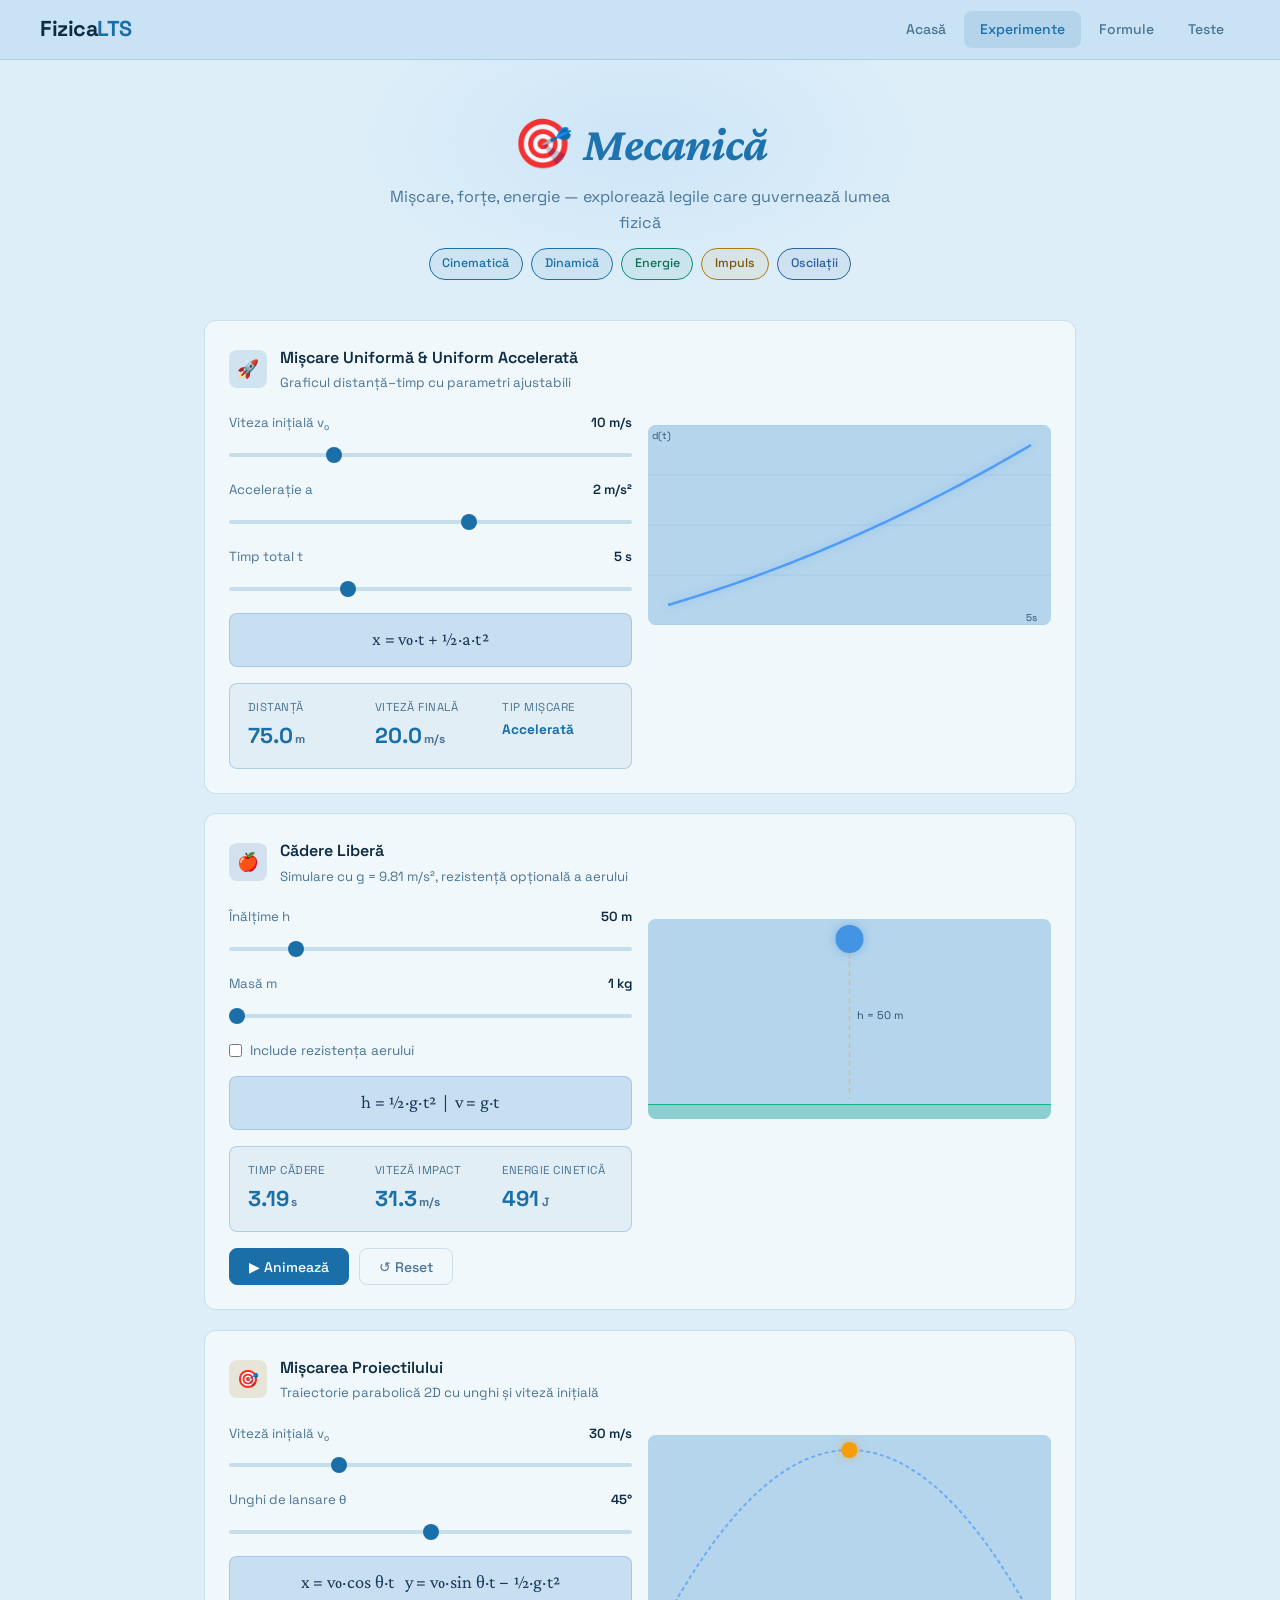
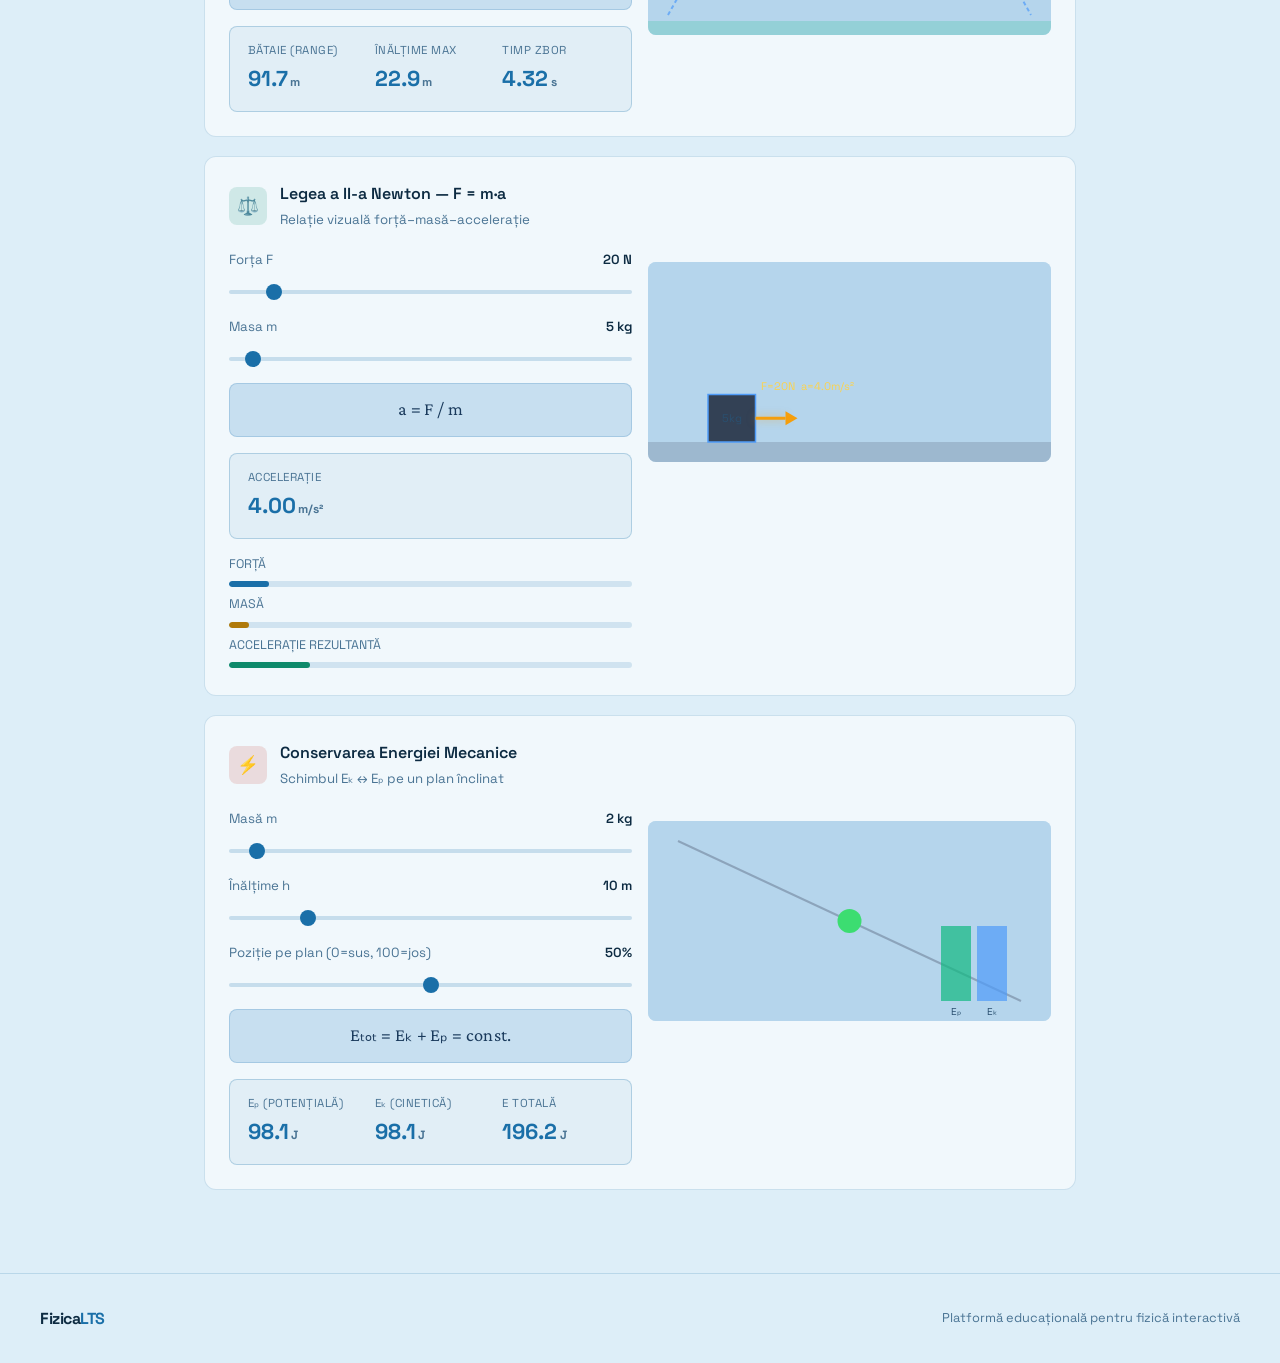
<file: mecanica.html>
<!DOCTYPE html>
<html lang="ro">
<head>
<meta charset="UTF-8">
<meta name="viewport" content="width=device-width,initial-scale=1.0">
<title>Mecanică — Fizica LTS</title>
<link rel="stylesheet" href="_shared.css">
</head>
<body>
<header>
  <a class="logo" href="index.html">Fizica<span>LTS</span></a>
  <nav>
    <a class="nav-link" href="index.html">Acasă</a>
    <a class="nav-link active" href="experimente.html">Experimente</a>
    <a class="nav-link" href="formule.html">Formule</a>
    <a class="nav-link" href="teste.html">Teste</a>
  </nav>
</header>
<div class="page-hero">
  <h1>🎯 <em>Mecanică</em></h1>
  <p>Mișcare, forțe, energie — explorează legile care guvernează lumea fizică</p>
  <div class="pills" style="justify-content:center;margin-top:.8rem">
    <span class="pill pill-blue">Cinematică</span>
    <span class="pill pill-blue">Dinamică</span>
    <span class="pill pill-green">Energie</span>
    <span class="pill pill-amber">Impuls</span>
    <span class="pill pill-purple">Oscilații</span>
  </div>
</div>
<div class="wrap">

  <!-- MIȘCARE UNIFORMĂ + ACCELERATĂ -->
  <div class="card" id="miscare">
    <div class="card-header">
      <div class="card-icon icon-blue">🚀</div>
      <div><div class="card-title">Mișcare Uniformă & Uniform Accelerată</div>
      <div class="card-desc">Graficul distanță–timp cu parametri ajustabili</div></div>
    </div>
    <div class="grid-2">
      <div>
        <div class="slider-group">
          <div class="slider-label"><span>Viteza inițială v₀</span><strong id="v0v">10 m/s</strong></div>
          <input type="range" min="0" max="40" value="10" id="v0" oninput="updateMotion()">
        </div>
        <div class="slider-group">
          <div class="slider-label"><span>Accelerație a</span><strong id="av">2 m/s²</strong></div>
          <input type="range" min="-10" max="10" value="2" id="acc" oninput="updateMotion()">
        </div>
        <div class="slider-group">
          <div class="slider-label"><span>Timp total t</span><strong id="tv">5 s</strong></div>
          <input type="range" min="1" max="15" value="5" id="tmax" oninput="updateMotion()">
        </div>
        <div class="formula-box">x = v₀·t + ½·a·t²</div>
        <div class="result-box">
          <div class="result-item"><div class="result-label">Distanță</div><div class="result-value" id="dist-v"></div></div>
          <div class="result-item"><div class="result-label">Viteză finală</div><div class="result-value" id="vf-v"></div></div>
          <div class="result-item"><div class="result-label">Tip mișcare</div><div class="result-value" id="tip-v" style="font-size:.85rem"></div></div>
        </div>
      </div>
      <div><canvas id="motionC" height="200"></canvas></div>
    </div>
  </div>

  <!-- CĂDERE LIBERĂ -->
  <div class="card" id="cadere">
    <div class="card-header">
      <div class="card-icon icon-purple">🍎</div>
      <div><div class="card-title">Cădere Liberă</div>
      <div class="card-desc">Simulare cu g = 9.81 m/s², rezistență opțională a aerului</div></div>
    </div>
    <div class="grid-2">
      <div>
        <div class="slider-group">
          <div class="slider-label"><span>Înălțime h</span><strong id="hv">50 m</strong></div>
          <input type="range" min="5" max="300" value="50" id="hfall" oninput="updateFall()">
        </div>
        <div class="slider-group">
          <div class="slider-label"><span>Masă m</span><strong id="mv">1 kg</strong></div>
          <input type="range" min="1" max="100" value="1" id="mfall" oninput="updateFall()">
        </div>
        <label style="display:flex;align-items:center;gap:.5rem;font-size:.85rem;color:var(--muted);cursor:pointer;margin:.7rem 0">
          <input type="checkbox" id="airR" onchange="updateFall()" style="accent-color:var(--accent)">
          Include rezistența aerului
        </label>
        <div class="formula-box">h = ½·g·t² &nbsp;|&nbsp; v = g·t</div>
        <div class="result-box">
          <div class="result-item"><div class="result-label">Timp cădere</div><div class="result-value" id="ft-v"></div></div>
          <div class="result-item"><div class="result-label">Viteză impact</div><div class="result-value" id="fv-v"></div></div>
          <div class="result-item"><div class="result-label">Energie cinetică</div><div class="result-value" id="ek-v"></div></div>
        </div>
        <div class="btn-row">
          <button class="btn btn-primary" onclick="animFall()">▶ Animează</button>
          <button class="btn btn-ghost" onclick="resetFall()">↺ Reset</button>
        </div>
      </div>
      <div><canvas id="fallC" height="200"></canvas></div>
    </div>
  </div>

  <!-- PROIECTIL -->
  <div class="card" id="proiectil">
    <div class="card-header">
      <div class="card-icon icon-amber">🎯</div>
      <div><div class="card-title">Mișcarea Proiectilului</div>
      <div class="card-desc">Traiectorie parabolică 2D cu unghi și viteză inițială</div></div>
    </div>
    <div class="grid-2">
      <div>
        <div class="slider-group">
          <div class="slider-label"><span>Viteză inițială v₀</span><strong id="pv0v">30 m/s</strong></div>
          <input type="range" min="5" max="100" value="30" id="pv0" oninput="updateProj()">
        </div>
        <div class="slider-group">
          <div class="slider-label"><span>Unghi de lansare θ</span><strong id="pav">45°</strong></div>
          <input type="range" min="1" max="89" value="45" id="pangle" oninput="updateProj()">
        </div>
        <div class="formula-box">x = v₀·cos θ·t &nbsp; y = v₀·sin θ·t − ½·g·t²</div>
        <div class="result-box">
          <div class="result-item"><div class="result-label">Bătaie (Range)</div><div class="result-value" id="pr-v"></div></div>
          <div class="result-item"><div class="result-label">Înălțime max</div><div class="result-value" id="ph-v"></div></div>
          <div class="result-item"><div class="result-label">Timp zbor</div><div class="result-value" id="pt-v"></div></div>
        </div>
      </div>
      <div><canvas id="projC" height="200"></canvas></div>
    </div>
  </div>

  <!-- NEWTON II -->
  <div class="card" id="newton">
    <div class="card-header">
      <div class="card-icon icon-green">⚖️</div>
      <div><div class="card-title">Legea a II-a Newton — F = m·a</div>
      <div class="card-desc">Relație vizuală forță–masă–accelerație</div></div>
    </div>
    <div class="grid-2">
      <div>
        <div class="slider-group">
          <div class="slider-label"><span>Forța F</span><strong id="fv">20 N</strong></div>
          <input type="range" min="1" max="200" value="20" id="force" oninput="updateN2()">
        </div>
        <div class="slider-group">
          <div class="slider-label"><span>Masa m</span><strong id="nmv">5 kg</strong></div>
          <input type="range" min="1" max="100" value="5" id="nmass" oninput="updateN2()">
        </div>
        <div class="formula-box">a = F / m</div>
        <div class="result-box">
          <div class="result-item"><div class="result-label">Accelerație</div><div class="result-value" id="na-v"></div></div>
        </div>
        <div style="margin-top:1rem">
          <div style="font-size:.78rem;color:var(--muted);margin-bottom:.3rem">FORȚĂ</div>
          <div class="meter-track"><div class="meter-fill meter-blue" id="fm1" style="width:10%"></div></div>
          <div style="font-size:.78rem;color:var(--muted);margin:.5rem 0 .3rem">MASĂ</div>
          <div class="meter-track"><div class="meter-fill meter-amber" id="fm2" style="width:5%"></div></div>
          <div style="font-size:.78rem;color:var(--muted);margin:.5rem 0 .3rem">ACCELERAȚIE REZULTANTĂ</div>
          <div class="meter-track"><div class="meter-fill meter-green" id="fm3" style="width:8%"></div></div>
        </div>
      </div>
      <div>
        <canvas id="n2c" height="200"></canvas>
      </div>
    </div>
  </div>

  <!-- CONSERVAREA ENERGIEI -->
  <div class="card" id="energie">
    <div class="card-header">
      <div class="card-icon icon-red">⚡</div>
      <div><div class="card-title">Conservarea Energiei Mecanice</div>
      <div class="card-desc">Schimbul Eₖ ↔ Eₚ pe un plan înclinat</div></div>
    </div>
    <div class="grid-2">
      <div>
        <div class="slider-group">
          <div class="slider-label"><span>Masă m</span><strong id="cem">2 kg</strong></div>
          <input type="range" min="1" max="20" value="2" id="cemass" oninput="updateEnergy()">
        </div>
        <div class="slider-group">
          <div class="slider-label"><span>Înălțime h</span><strong id="ceh">10 m</strong></div>
          <input type="range" min="1" max="50" value="10" id="ceheight" oninput="updateEnergy()">
        </div>
        <div class="slider-group">
          <div class="slider-label"><span>Poziție pe plan (0=sus, 100=jos)</span><strong id="cepos">50%</strong></div>
          <input type="range" min="0" max="100" value="50" id="ceposition" oninput="updateEnergy()">
        </div>
        <div class="formula-box">Eₜₒₜ = Eₖ + Eₚ = const.</div>
        <div class="result-box">
          <div class="result-item"><div class="result-label">Eₚ (potențială)</div><div class="result-value" id="ceep"></div></div>
          <div class="result-item"><div class="result-label">Eₖ (cinetică)</div><div class="result-value" id="ceek"></div></div>
          <div class="result-item"><div class="result-label">E totală</div><div class="result-value" id="ceet"></div></div>
        </div>
      </div>
      <div><canvas id="energyC" height="200"></canvas></div>
    </div>
  </div>

</div>

<footer>
  <a class="logo" href="index.html">Fizica<span>LTS</span></a>
  <p>Platformă educațională pentru fizică interactivă</p>
</footer>

<script>
const g = 9.81;
let fallAnimId = null;
let fallT = 0;

// ── MOTION ────────────────────────────────────────────────────────────────────
function updateMotion(){
  const v0=+document.getElementById('v0').value;
  const a=+document.getElementById('acc').value;
  const t=+document.getElementById('tmax').value;
  document.getElementById('v0v').textContent=v0+' m/s';
  document.getElementById('av').textContent=a+' m/s²';
  document.getElementById('tv').textContent=t+' s';
  const d=v0*t+.5*a*t*t, vf=v0+a*t;
  document.getElementById('dist-v').innerHTML=d.toFixed(1)+'<span class="result-unit">m</span>';
  document.getElementById('vf-v').innerHTML=vf.toFixed(1)+'<span class="result-unit">m/s</span>';
  document.getElementById('tip-v').textContent=a===0?'Uniformă':a>0?'Accelerată':'Decelerată';
  drawMotion(v0,a,t);
}
function drawMotion(v0,a,tmax){
  const cv=document.getElementById('motionC');
  const ctx=cv.getContext('2d');
  const dpr=window.devicePixelRatio||1;
  cv.width=cv.offsetWidth*dpr; cv.height=200*dpr; ctx.scale(dpr,dpr);
  const W=cv.offsetWidth||400,H=200;
  ctx.fillStyle='#b5d5ec'; ctx.fillRect(0,0,W,H);
  for(let i=0;i<=4;i++){const y=H/4*i;ctx.strokeStyle='rgba(26,111,168,0.1)';ctx.lineWidth=1;ctx.beginPath();ctx.moveTo(0,y);ctx.lineTo(W,y);ctx.stroke();}
  const pts=[];
  for(let i=0;i<=100;i++){const t=tmax*i/100;pts.push(v0*t+.5*a*t*t);}
  const minD=Math.min(...pts), maxD=Math.max(...pts);
  const rng=maxD-minD||1;
  const px=i=>(i/100)*(W-40)+20;
  const py=d=>H-20-(d-minD)/rng*(H-40);
  ctx.strokeStyle='#4f9cf9'; ctx.lineWidth=2.5;
  ctx.shadowColor='rgba(79,156,249,.4)'; ctx.shadowBlur=8;
  ctx.beginPath();
  pts.forEach((d,i)=>{if(i===0)ctx.moveTo(px(i),py(d));else ctx.lineTo(px(i),py(d));});
  ctx.stroke(); ctx.shadowBlur=0;
  ctx.fillStyle='#2a5070'; ctx.font='10px Space Grotesk'; ctx.textAlign='left';
  ctx.fillText('d(t)',4,14); ctx.textAlign='center'; ctx.fillText(tmax+'s',W-20,H-4);
}

// ── FALL ────────────────────────────────────────────────────────────────────
function updateFall(){
  const h=+document.getElementById('hfall').value;
  const m=+document.getElementById('mfall').value;
  document.getElementById('hv').textContent=h+' m';
  document.getElementById('mv').textContent=m+' kg';
  const t=Math.sqrt(2*h/g), v=g*t, ek=.5*m*v*v;
  document.getElementById('ft-v').innerHTML=t.toFixed(2)+'<span class="result-unit">s</span>';
  document.getElementById('fv-v').innerHTML=v.toFixed(1)+'<span class="result-unit">m/s</span>';
  document.getElementById('ek-v').innerHTML=ek.toFixed(0)+'<span class="result-unit">J</span>';
  drawFallStatic(h,0);
}
function drawFallStatic(h,frac){
  const cv=document.getElementById('fallC');
  const ctx=cv.getContext('2d');
  const dpr=window.devicePixelRatio||1;
  cv.width=cv.offsetWidth*dpr; cv.height=200*dpr; ctx.scale(dpr,dpr);
  const W=cv.offsetWidth||300,H=200;
  ctx.fillStyle='#b5d5ec'; ctx.fillRect(0,0,W,H);
  ctx.fillStyle='rgba(16,185,129,.25)'; ctx.fillRect(0,H-14,W,14);
  ctx.fillStyle='#10b981'; ctx.fillRect(0,H-15,W,1);
  const y=20+frac*frac*(H-52);
  const hue=210-frac*60;
  ctx.fillStyle=`hsl(${hue},75%,58%)`;
  ctx.shadowColor=`hsla(${hue},75%,58%,.5)`;ctx.shadowBlur=10;
  ctx.beginPath(); ctx.arc(W/2,y,14,0,Math.PI*2); ctx.fill();
  ctx.shadowBlur=0;
  if(frac<.01){
    ctx.setLineDash([5,4]); ctx.strokeStyle='rgba(245,158,11,.4)'; ctx.lineWidth=1.5;
    ctx.beginPath(); ctx.moveTo(W/2,34); ctx.lineTo(W/2,H-20); ctx.stroke();
    ctx.setLineDash([]);
    ctx.fillStyle='#2a5070'; ctx.font='11px Space Grotesk'; ctx.textAlign='center';
    ctx.fillText('h = '+h+' m',W/2+30,H/2);
  }
}
function animFall(){
  if(fallAnimId){cancelAnimationFrame(fallAnimId);fallAnimId=null;}
  fallT=0;
  const h=+document.getElementById('hfall').value;
  const totalT=Math.sqrt(2*h/g);
  function step(){
    const frac=Math.min(fallT/totalT,1);
    drawFallStatic(h,frac);
    fallT+=0.025;
    if(frac<1)fallAnimId=requestAnimationFrame(step);
  }
  step();
}
function resetFall(){if(fallAnimId){cancelAnimationFrame(fallAnimId);fallAnimId=null;}updateFall();}

// ── PROIECTIL ────────────────────────────────────────────────────────────────
function updateProj(){
  const v0=+document.getElementById('pv0').value;
  const ang=+document.getElementById('pangle').value;
  document.getElementById('pv0v').textContent=v0+' m/s';
  document.getElementById('pav').textContent=ang+'°';
  const rad=ang*Math.PI/180;
  const vy=v0*Math.sin(rad), vx=v0*Math.cos(rad);
  const T=2*vy/g, R=vx*T, H2=vy*vy/(2*g);
  document.getElementById('pr-v').innerHTML=R.toFixed(1)+'<span class="result-unit">m</span>';
  document.getElementById('ph-v').innerHTML=H2.toFixed(1)+'<span class="result-unit">m</span>';
  document.getElementById('pt-v').innerHTML=T.toFixed(2)+'<span class="result-unit">s</span>';
  drawProj(v0,rad,T,R,H2);
}
function drawProj(v0,rad,T,R,Hmax){
  const cv=document.getElementById('projC');
  const ctx=cv.getContext('2d');
  const dpr=window.devicePixelRatio||1;
  cv.width=cv.offsetWidth*dpr; cv.height=200*dpr; ctx.scale(dpr,dpr);
  const W=cv.offsetWidth||400,H=200;
  ctx.fillStyle='#b5d5ec'; ctx.fillRect(0,0,W,H);
  ctx.fillStyle='rgba(16,185,129,.2)'; ctx.fillRect(0,H-14,W,14);
  const pad=20,gH=H-35;
  function sx(x){return pad+x/R*(W-2*pad);}
  function sy(y){return H-20-y/Hmax*gH;}
  // trajectory
  ctx.strokeStyle='rgba(79,156,249,.7)'; ctx.lineWidth=2;
  ctx.setLineDash([4,3]);
  ctx.beginPath();
  for(let i=0;i<=100;i++){
    const t=T*i/100;
    const x=v0*Math.cos(rad)*t;
    const y=v0*Math.sin(rad)*t-.5*g*t*t;
    if(y<-1)break;
    if(i===0)ctx.moveTo(sx(x),sy(y));else ctx.lineTo(sx(x),sy(y));
  }
  ctx.stroke(); ctx.setLineDash([]);
  // ball at peak
  ctx.fillStyle='#f59e0b'; ctx.shadowColor='rgba(245,158,11,.5)';ctx.shadowBlur=8;
  ctx.beginPath(); ctx.arc(sx(R/2),sy(Hmax),8,0,Math.PI*2); ctx.fill();
  ctx.shadowBlur=0;
}

// ── NEWTON II ────────────────────────────────────────────────────────────────
function updateN2(){
  const F=+document.getElementById('force').value;
  const m=+document.getElementById('nmass').value;
  document.getElementById('fv').textContent=F+' N';
  document.getElementById('nmv').textContent=m+' kg';
  const a=F/m;
  document.getElementById('na-v').innerHTML=a.toFixed(2)+'<span class="result-unit">m/s²</span>';
  document.getElementById('fm1').style.width=(F/200*100)+'%';
  document.getElementById('fm2').style.width=(m/100*100)+'%';
  document.getElementById('fm3').style.width=Math.min(a/20*100,100)+'%';
  drawN2(F,m,a);
}
function drawN2(F,m,a){
  const cv=document.getElementById('n2c');
  const ctx=cv.getContext('2d');
  const dpr=window.devicePixelRatio||1;
  cv.width=cv.offsetWidth*dpr; cv.height=200*dpr; ctx.scale(dpr,dpr);
  const W=cv.offsetWidth||300,H=200;
  ctx.fillStyle='#b5d5ec'; ctx.fillRect(0,0,W,H);
  // Ground
  ctx.fillStyle='rgba(100,116,139,.3)'; ctx.fillRect(0,H-20,W,20);
  // Box
  const bw=40+m*1.5, bh=40+m*1.5;
  const bx=60, by=H-20-bh;
  ctx.fillStyle='#334155'; ctx.fillRect(bx,by,bw,bh);
  ctx.strokeStyle='#4f9cf9'; ctx.lineWidth=1.5; ctx.strokeRect(bx,by,bw,bh);
  // Mass label
  ctx.fillStyle='#2a5070'; ctx.font='11px Space Grotesk'; ctx.textAlign='center';
  ctx.fillText(m+'kg',bx+bw/2,by+bh/2+4);
  // Force arrow
  const arrowLen=Math.min(F*1.5,W-bx-bw-20);
  ctx.strokeStyle='#f59e0b'; ctx.lineWidth=3;
  ctx.shadowColor='rgba(245,158,11,.5)'; ctx.shadowBlur=8;
  ctx.beginPath();
  ctx.moveTo(bx+bw,H-20-bh/2);
  ctx.lineTo(bx+bw+arrowLen,H-20-bh/2);
  ctx.stroke();
  ctx.shadowBlur=0;
  ctx.fillStyle='#f59e0b';
  ctx.beginPath();
  ctx.moveTo(bx+bw+arrowLen+12,H-20-bh/2);
  ctx.lineTo(bx+bw+arrowLen,H-20-bh/2-7);
  ctx.lineTo(bx+bw+arrowLen,H-20-bh/2+7);
  ctx.closePath(); ctx.fill();
  ctx.fillStyle='#fcd34d'; ctx.font='11px Space Grotesk'; ctx.textAlign='left';
  ctx.fillText('F='+F+'N  a='+a.toFixed(1)+'m/s²',bx+bw+5,H-25-bh);
}

// ── ENERGIE ────────────────────────────────────────────────────────────────
function updateEnergy(){
  const m=+document.getElementById('cemass').value;
  const h=+document.getElementById('ceheight').value;
  const pos=+document.getElementById('ceposition').value/100;
  document.getElementById('cem').textContent=m+' kg';
  document.getElementById('ceh').textContent=h+' m';
  document.getElementById('cepos').textContent=Math.round(pos*100)+'%';
  const hNow=h*(1-pos);
  const ep=m*g*hNow, ek=m*g*h-ep;
  document.getElementById('ceep').innerHTML=ep.toFixed(1)+'<span class="result-unit">J</span>';
  document.getElementById('ceek').innerHTML=ek.toFixed(1)+'<span class="result-unit">J</span>';
  document.getElementById('ceet').innerHTML=(m*g*h).toFixed(1)+'<span class="result-unit">J</span>';
  drawEnergy(pos,ep,ek,m*g*h);
}
function drawEnergy(pos,ep,ek,et){
  const cv=document.getElementById('energyC');
  const ctx=cv.getContext('2d');
  const dpr=window.devicePixelRatio||1;
  cv.width=cv.offsetWidth*dpr; cv.height=200*dpr; ctx.scale(dpr,dpr);
  const W=cv.offsetWidth||400,H=200;
  ctx.fillStyle='#b5d5ec'; ctx.fillRect(0,0,W,H);
  // Slope
  ctx.strokeStyle='rgba(100,116,139,.5)'; ctx.lineWidth=2;
  ctx.beginPath(); ctx.moveTo(30,20); ctx.lineTo(W-30,H-20); ctx.stroke();
  // Ball on slope
  const bx=30+(W-60)*pos;
  const by=20+(H-40)*pos;
  const col=`hsl(${200-pos*120},70%,55%)`;
  ctx.fillStyle=col; ctx.shadowColor=col+'80'; ctx.shadowBlur=10;
  ctx.beginPath(); ctx.arc(bx,by,12,0,Math.PI*2); ctx.fill();
  ctx.shadowBlur=0;
  // Energy bars
  const barX=W-110, barW=30, barMaxH=H-50;
  const epH=Math.max((ep/et)*barMaxH,2);
  const ekH=Math.max((ek/et)*barMaxH,2);
  ctx.fillStyle='rgba(16,185,129,.7)';ctx.fillRect(barX,H-20-epH,barW,epH);
  ctx.fillStyle='rgba(79,156,249,.7)';ctx.fillRect(barX+36,H-20-ekH,barW,ekH);
  ctx.fillStyle='#2a5070'; ctx.font='10px Space Grotesk'; ctx.textAlign='center';
  ctx.fillText('Eₚ',barX+15,H-6);
  ctx.fillText('Eₖ',barX+51,H-6);
}

window.addEventListener('load',()=>{updateMotion();updateFall();updateProj();updateN2();updateEnergy();});
window.addEventListener('resize',()=>{updateMotion();updateFall();updateProj();updateN2();updateEnergy();});
</script>
</body>
</html>
</file>
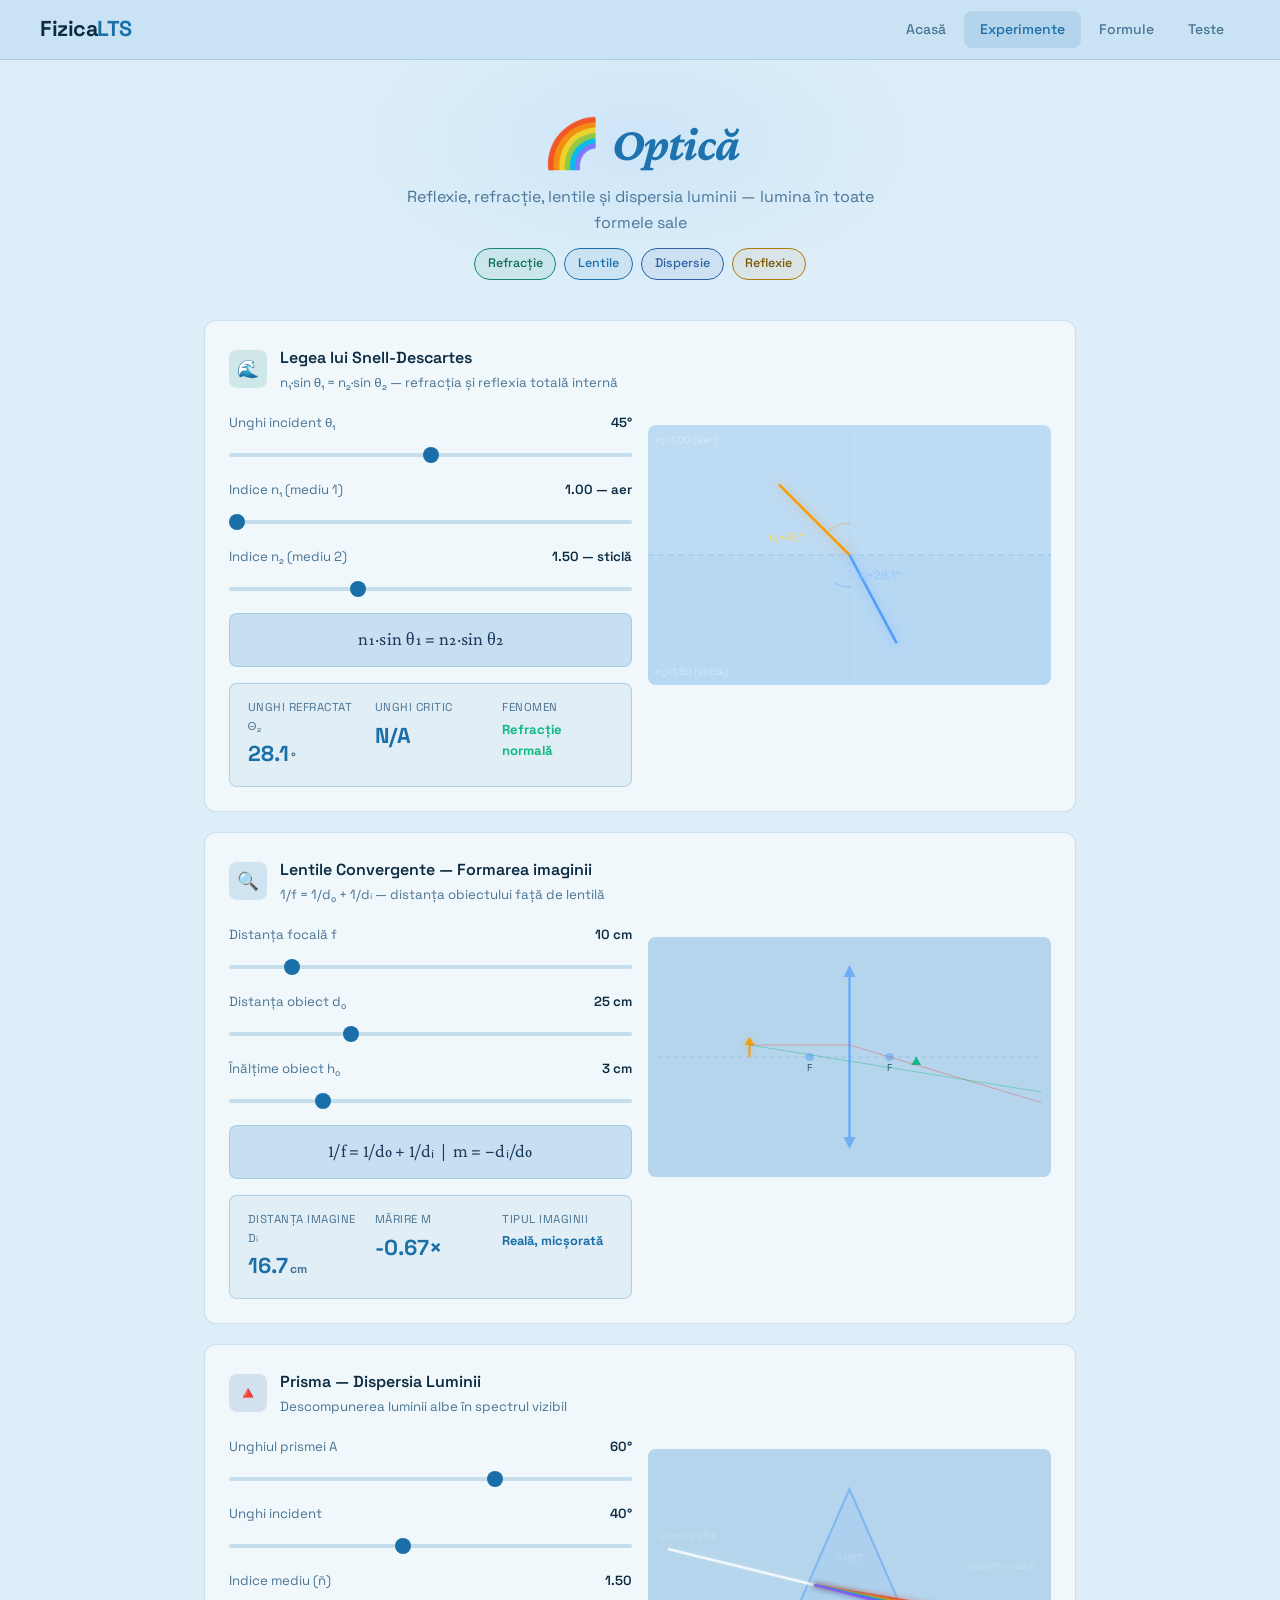
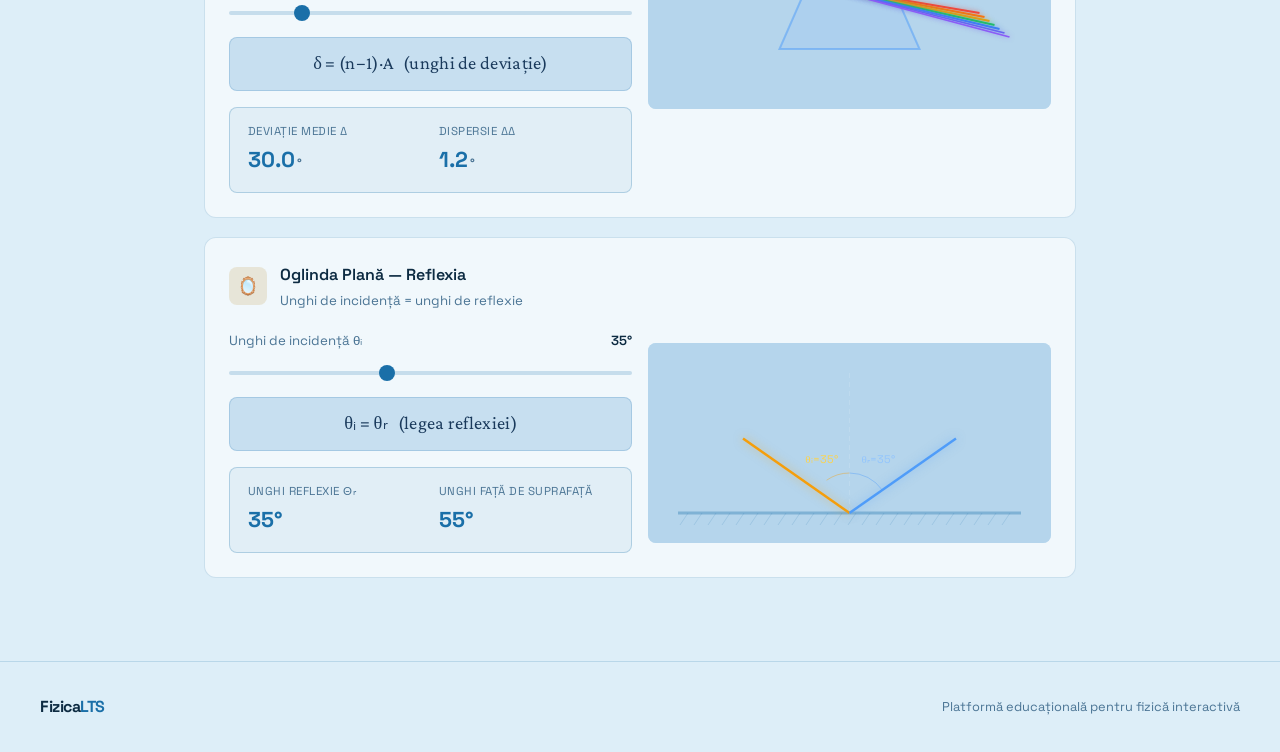
<file: optica.html>
<!DOCTYPE html>
<html lang="ro">
<head>
<meta charset="UTF-8">
<meta name="viewport" content="width=device-width,initial-scale=1.0">
<title>Optică — Fizica LTS</title>
<link rel="stylesheet" href="_shared.css">
</head>
<body>
<header>
  <a class="logo" href="index.html">Fizica<span>LTS</span></a>
  <nav>
    <a class="nav-link" href="index.html">Acasă</a>
    <a class="nav-link active" href="experimente.html">Experimente</a>
    <a class="nav-link" href="formule.html">Formule</a>
    <a class="nav-link" href="teste.html">Teste</a>
  </nav>
</header>
<div class="page-hero">
  <h1>🌈 <em>Optică</em></h1>
  <p>Reflexie, refracție, lentile și dispersia luminii — lumina în toate formele sale</p>
  <div class="pills" style="justify-content:center;margin-top:.8rem">
    <span class="pill pill-green">Refracție</span>
    <span class="pill pill-blue">Lentile</span>
    <span class="pill pill-purple">Dispersie</span>
    <span class="pill pill-amber">Reflexie</span>
  </div>
</div>
<div class="wrap">

  <!-- SNELL -->
  <div class="card" id="snell">
    <div class="card-header">
      <div class="card-icon icon-green">🌊</div>
      <div><div class="card-title">Legea lui Snell-Descartes</div>
      <div class="card-desc">n₁·sin θ₁ = n₂·sin θ₂ — refracția și reflexia totală internă</div></div>
    </div>
    <div class="grid-2">
      <div>
        <div class="slider-group">
          <div class="slider-label"><span>Unghi incident θ₁</span><strong id="a1v">45°</strong></div>
          <input type="range" min="1" max="89" value="45" id="a1" oninput="updateSnell()">
        </div>
        <div class="slider-group">
          <div class="slider-label"><span>Indice n₁ (mediu 1)</span><strong id="n1v">1.00 — aer</strong></div>
          <input type="range" min="100" max="260" value="100" id="n1" oninput="updateSnell()">
        </div>
        <div class="slider-group">
          <div class="slider-label"><span>Indice n₂ (mediu 2)</span><strong id="n2v">1.50 — sticlă</strong></div>
          <input type="range" min="100" max="260" value="150" id="n2" oninput="updateSnell()">
        </div>
        <div class="formula-box">n₁·sin θ₁ = n₂·sin θ₂</div>
        <div class="result-box">
          <div class="result-item"><div class="result-label">Unghi refractat θ₂</div><div class="result-value" id="a2v">—</div></div>
          <div class="result-item"><div class="result-label">Unghi critic</div><div class="result-value" id="acv">—</div></div>
          <div class="result-item"><div class="result-label">Fenomen</div><div class="result-value" id="fenv" style="font-size:.82rem">—</div></div>
        </div>
      </div>
      <div><canvas id="snellC" height="260"></canvas></div>
    </div>
  </div>

  <!-- LENTILE -->
  <div class="card" id="lentile">
    <div class="card-header">
      <div class="card-icon icon-blue">🔍</div>
      <div><div class="card-title">Lentile Convergente — Formarea imaginii</div>
      <div class="card-desc">1/f = 1/d₀ + 1/dᵢ — distanța obiectului față de lentilă</div></div>
    </div>
    <div class="grid-2">
      <div>
        <div class="slider-group">
          <div class="slider-label"><span>Distanța focală f</span><strong id="fv">10 cm</strong></div>
          <input type="range" min="5" max="40" value="10" id="flen" oninput="updateLens()">
        </div>
        <div class="slider-group">
          <div class="slider-label"><span>Distanța obiect d₀</span><strong id="d0v">25 cm</strong></div>
          <input type="range" min="2" max="80" value="25" id="d0" oninput="updateLens()">
        </div>
        <div class="slider-group">
          <div class="slider-label"><span>Înălțime obiect h₀</span><strong id="h0v">3 cm</strong></div>
          <input type="range" min="1" max="10" value="3" id="h0" oninput="updateLens()">
        </div>
        <div class="formula-box">1/f = 1/d₀ + 1/dᵢ &nbsp;|&nbsp; m = −dᵢ/d₀</div>
        <div class="result-box">
          <div class="result-item"><div class="result-label">Distanța imagine dᵢ</div><div class="result-value" id="div">—</div></div>
          <div class="result-item"><div class="result-label">Mărire m</div><div class="result-value" id="mv">—</div></div>
          <div class="result-item"><div class="result-label">Tipul imaginii</div><div class="result-value" id="tipv" style="font-size:.8rem">—</div></div>
        </div>
      </div>
      <div><canvas id="lensC" height="240"></canvas></div>
    </div>
  </div>

  <!-- PRISMA -->
  <div class="card" id="prisma">
    <div class="card-header">
      <div class="card-icon icon-purple">🔺</div>
      <div><div class="card-title">Prisma — Dispersia Luminii</div>
      <div class="card-desc">Descompunerea luminii albe în spectrul vizibil</div></div>
    </div>
    <div class="grid-2">
      <div>
        <div class="slider-group">
          <div class="slider-label"><span>Unghiul prismei A</span><strong id="prAv">60°</strong></div>
          <input type="range" min="20" max="80" value="60" id="prA" oninput="drawPrisma()">
        </div>
        <div class="slider-group">
          <div class="slider-label"><span>Unghi incident</span><strong id="prIv">40°</strong></div>
          <input type="range" min="10" max="80" value="40" id="prI" oninput="drawPrisma()">
        </div>
        <div class="slider-group">
          <div class="slider-label"><span>Indice mediu (n̄)</span><strong id="prNv">1.50</strong></div>
          <input type="range" min="140" max="200" value="150" id="prN" oninput="drawPrisma()">
        </div>
        <div class="formula-box">δ = (n−1)·A &nbsp; (unghi de deviație)</div>
        <div class="result-box">
          <div class="result-item"><div class="result-label">Deviație medie δ</div><div class="result-value" id="devv">—</div></div>
          <div class="result-item"><div class="result-label">Dispersie Δδ</div><div class="result-value" id="dispv">—</div></div>
        </div>
      </div>
      <div><canvas id="prismaC" height="260"></canvas></div>
    </div>
  </div>

  <!-- OGLINZI -->
  <div class="card" id="oglinzi">
    <div class="card-header">
      <div class="card-icon icon-amber">🪞</div>
      <div><div class="card-title">Oglinda Plană — Reflexia</div>
      <div class="card-desc">Unghi de incidență = unghi de reflexie</div></div>
    </div>
    <div class="grid-2">
      <div>
        <div class="slider-group">
          <div class="slider-label"><span>Unghi de incidență θᵢ</span><strong id="tiv">35°</strong></div>
          <input type="range" min="1" max="89" value="35" id="ti" oninput="drawMirror()">
        </div>
        <div class="formula-box">θᵢ = θᵣ &nbsp; (legea reflexiei)</div>
        <div class="result-box">
          <div class="result-item"><div class="result-label">Unghi reflexie θᵣ</div><div class="result-value" id="trv">35°</div></div>
          <div class="result-item"><div class="result-label">Unghi față de suprafață</div><div class="result-value" id="tsv">55°</div></div>
        </div>
      </div>
      <div><canvas id="mirrorC" height="200"></canvas></div>
    </div>
  </div>

</div>
<footer>
  <a class="logo" href="index.html">Fizica<span>LTS</span></a>
  <p>Platformă educațională pentru fizică interactivă</p>
</footer>
<script>
// ── SNELL ─────────────────────────────────────────────────────────────────────
function medName(n){
  if(n<=1.01)return'aer';
  if(n<=1.35)return'apă';
  if(n<=1.55)return'sticlă';
  if(n<=1.65)return'cuarț';
  if(n<=2.00)return'diamant';
  return'cristal';
}

function updateSnell(){
  const a1=+document.getElementById('a1').value;
  const n1=document.getElementById('n1').value/100;
  const n2=document.getElementById('n2').value/100;
  document.getElementById('a1v').textContent=a1+'°';
  document.getElementById('n1v').textContent=n1.toFixed(2)+' — '+medName(n1);
  document.getElementById('n2v').textContent=n2.toFixed(2)+' — '+medName(n2);

  const sinA2=n1*Math.sin(a1*Math.PI/180)/n2;
  const ac=n2<n1?Math.asin(n2/n1)*180/Math.PI:null;
  document.getElementById('acv').innerHTML=ac?ac.toFixed(1)+'<span class="result-unit">°</span>':'N/A';

  if(sinA2>1){
    document.getElementById('a2v').textContent='N/A';
    document.getElementById('fenv').innerHTML='<span style="color:#ef4444">Reflexie totală internă!</span>';
  } else {
    const a2=Math.asin(sinA2)*180/Math.PI;
    document.getElementById('a2v').innerHTML=a2.toFixed(1)+'<span class="result-unit">°</span>';
    document.getElementById('fenv').innerHTML='<span style="color:#10b981">Refracție normală</span>';
  }
  drawSnell(a1,n1,n2);
}

function drawSnell(a1,n1,n2){
  const cv=document.getElementById('snellC');
  const ctx=cv.getContext('2d');
  const dpr=window.devicePixelRatio||1;
  cv.width=cv.offsetWidth*dpr; cv.height=260*dpr; ctx.scale(dpr,dpr);
  const W=cv.offsetWidth||320,H=260;

  // Backgrounds
  ctx.fillStyle='rgba(59,130,246,0.07)'; ctx.fillRect(0,0,W,H/2);
  ctx.fillStyle='rgba(79,156,249,0.14)'; ctx.fillRect(0,H/2,W,H/2);

  // Interface
  ctx.strokeStyle='rgba(26,111,168,0.2)'; ctx.lineWidth=1; ctx.setLineDash([6,4]);
  ctx.beginPath(); ctx.moveTo(0,H/2); ctx.lineTo(W,H/2); ctx.stroke();
  ctx.setLineDash([]);

  // Normal line
  ctx.strokeStyle='rgba(26,111,168,0.12)'; ctx.lineWidth=1; ctx.setLineDash([4,4]);
  ctx.beginPath(); ctx.moveTo(W/2,8); ctx.lineTo(W/2,H-8); ctx.stroke();
  ctx.setLineDash([]);

  const cx=W/2, cy=H/2, len=100;
  const rad1=(90-a1)*Math.PI/180;

  // Incident ray
  ctx.strokeStyle='#f59e0b'; ctx.lineWidth=2.5;
  ctx.shadowColor='rgba(245,158,11,0.5)'; ctx.shadowBlur=10;
  ctx.beginPath();
  ctx.moveTo(cx-Math.cos(rad1)*len, cy-Math.sin(rad1)*len);
  ctx.lineTo(cx,cy); ctx.stroke(); ctx.shadowBlur=0;

  const sinA2=n1*Math.sin(a1*Math.PI/180)/n2;
  if(sinA2<=1){
    const a2=Math.asin(sinA2);
    ctx.strokeStyle='#4f9cf9'; ctx.lineWidth=2.5;
    ctx.shadowColor='rgba(79,156,249,0.5)'; ctx.shadowBlur=10;
    ctx.beginPath();
    ctx.moveTo(cx,cy);
    ctx.lineTo(cx+Math.sin(a2)*len, cy+Math.cos(a2)*len);
    ctx.stroke(); ctx.shadowBlur=0;

    // Angle arcs
    ctx.strokeStyle='rgba(245,158,11,0.4)'; ctx.lineWidth=1;
    ctx.beginPath(); ctx.arc(cx,cy,32,-Math.PI/2-(a1*Math.PI/180),-Math.PI/2); ctx.stroke();
    ctx.strokeStyle='rgba(79,156,249,0.4)';
    ctx.beginPath(); ctx.arc(cx,cy,32,Math.PI/2,Math.PI/2+a2); ctx.stroke();

    ctx.fillStyle='#fcd34d'; ctx.font='11px Space Grotesk'; ctx.textAlign='left';
    ctx.fillText('θ₁='+a1+'°',cx-80,cy-14);
    ctx.fillStyle='#93c5fd'; ctx.textAlign='left';
    ctx.fillText('θ₂='+(a2*180/Math.PI).toFixed(1)+'°',cx+8,cy+24);
  } else {
    // Total internal reflection
    ctx.strokeStyle='#ef4444'; ctx.lineWidth=2.5;
    ctx.shadowColor='rgba(239,68,68,0.5)'; ctx.shadowBlur=10;
    ctx.beginPath(); ctx.moveTo(cx,cy);
    const refRad=(90-(a1))*Math.PI/180;
    ctx.lineTo(cx+Math.cos(refRad)*len, cy-Math.sin(refRad)*len);
    ctx.stroke(); ctx.shadowBlur=0;
    ctx.fillStyle='#fca5a5'; ctx.font='11px Space Grotesk'; ctx.textAlign='center';
    ctx.fillText('Reflexie totală!',cx,cy-40);
  }

  // Labels
  ctx.fillStyle='rgba(255,255,255,0.4)'; ctx.font='10px Space Grotesk'; ctx.textAlign='left';
  ctx.fillText('n₁='+n1.toFixed(2)+' ('+medName(n1)+')',8,18);
  ctx.fillText('n₂='+n2.toFixed(2)+' ('+medName(n2)+')',8,H-10);
}

// ── LENTILE ────────────────────────────────────────────────────────────────────
function updateLens(){
  const f=+document.getElementById('flen').value;
  const d0=+document.getElementById('d0').value;
  const h0=+document.getElementById('h0').value;
  document.getElementById('fv').textContent=f+' cm';
  document.getElementById('d0v').textContent=d0+' cm';
  document.getElementById('h0v').textContent=h0+' cm';

  const di=1/(1/f-1/d0);
  const m=-di/d0;
  const hi=m*h0;

  document.getElementById('div').innerHTML=di.toFixed(1)+'<span class="result-unit">cm</span>';
  document.getElementById('mv').innerHTML=m.toFixed(2)+'×';

  let tip='';
  if(di>0) tip=Math.abs(m)<1?'Reală, micșorată':'Reală, mărită';
  else tip='Virtuală, mărită';
  if(d0===f) tip='La infinit';
  document.getElementById('tipv').textContent=tip;
  drawLens(f,d0,h0,di,hi,m);
}

function drawLens(f,d0,h0,di,hi,m){
  const cv=document.getElementById('lensC');
  const ctx=cv.getContext('2d');
  const dpr=window.devicePixelRatio||1;
  cv.width=cv.offsetWidth*dpr; cv.height=240*dpr; ctx.scale(dpr,dpr);
  const W=cv.offsetWidth||320,H=240;
  ctx.fillStyle='#b5d5ec'; ctx.fillRect(0,0,W,H);

  const cx=W/2, cy=H/2;
  const scale=Math.min((W-60)/((d0+Math.abs(di)+20)), 4);

  // Optical axis
  ctx.strokeStyle='rgba(26,111,168,0.15)'; ctx.lineWidth=1; ctx.setLineDash([4,4]);
  ctx.beginPath(); ctx.moveTo(10,cy); ctx.lineTo(W-10,cy); ctx.stroke();
  ctx.setLineDash([]);

  // Lens
  ctx.strokeStyle='rgba(79,156,249,0.7)'; ctx.lineWidth=2.5;
  ctx.beginPath(); ctx.moveTo(cx,cy-80); ctx.lineTo(cx,cy+80); ctx.stroke();
  // Lens arrows
  ctx.fillStyle='rgba(79,156,249,0.7)';
  ctx.beginPath(); ctx.moveTo(cx-6,cy-80); ctx.lineTo(cx+6,cy-80); ctx.lineTo(cx,cy-92); ctx.closePath(); ctx.fill();
  ctx.beginPath(); ctx.moveTo(cx-6,cy+80); ctx.lineTo(cx+6,cy+80); ctx.lineTo(cx,cy+92); ctx.closePath(); ctx.fill();

  // Focal points
  const fp=f*scale;
  ctx.fillStyle='rgba(79,156,249,0.5)';
  ctx.beginPath(); ctx.arc(cx+fp,cy,4,0,Math.PI*2); ctx.fill();
  ctx.beginPath(); ctx.arc(cx-fp,cy,4,0,Math.PI*2); ctx.fill();
  ctx.fillStyle='#2a5070'; ctx.font='10px Space Grotesk'; ctx.textAlign='center';
  ctx.fillText('F',cx+fp,cy+14); ctx.fillText('F',cx-fp,cy+14);

  // Object
  const ox=cx-d0*scale;
  const oh=h0*scale;
  ctx.strokeStyle='#f59e0b'; ctx.lineWidth=2;
  ctx.shadowColor='rgba(245,158,11,0.4)'; ctx.shadowBlur=6;
  ctx.beginPath(); ctx.moveTo(ox,cy); ctx.lineTo(ox,cy-oh); ctx.stroke();
  ctx.fillStyle='#f59e0b';
  ctx.beginPath(); ctx.moveTo(ox-5,cy-oh); ctx.lineTo(ox+5,cy-oh); ctx.lineTo(ox,cy-oh-8); ctx.closePath(); ctx.fill();
  ctx.shadowBlur=0;

  // Image
  if(isFinite(di)&&di!==0){
    const ix=cx+di*scale;
    const ih=hi*scale;
    ctx.strokeStyle=di>0?'rgba(16,185,129,0.8)':'rgba(167,139,250,0.8)';
    ctx.lineWidth=2; ctx.setLineDash(di>0?[]:[5,4]);
    ctx.beginPath(); ctx.moveTo(ix,cy); ctx.lineTo(ix,cy-ih); ctx.stroke();
    ctx.setLineDash([]);
    ctx.fillStyle=di>0?'#10b981':'#a78bfa';
    if(di>0){
      ctx.beginPath(); ctx.moveTo(ix-5,cy-ih); ctx.lineTo(ix+5,cy-ih); ctx.lineTo(ix,cy-ih-8); ctx.closePath(); ctx.fill();
    }
  }

  // Ray 1: parallel to axis → through F'
  ctx.strokeStyle='rgba(239,68,68,0.4)'; ctx.lineWidth=1;
  ctx.beginPath(); ctx.moveTo(ox,cy-oh); ctx.lineTo(cx,cy-oh); ctx.lineTo(cx+(W-cx-10),cy-oh+(cx+(W-cx-10)-cx)*(oh/(f*scale))); ctx.stroke();

  // Ray 2: through center (no refraction)
  ctx.strokeStyle='rgba(16,185,129,0.4)'; ctx.lineWidth=1;
  ctx.beginPath(); ctx.moveTo(ox,cy-oh); ctx.lineTo(W-10,cy-oh*((W-10-ox)/(cx-ox)*(-1))); ctx.stroke();
}

// ── PRISMA ────────────────────────────────────────────────────────────────────
function drawPrisma(){
  const A=+document.getElementById('prA').value;
  const inc=+document.getElementById('prI').value;
  const n=document.getElementById('prN').value/100;
  document.getElementById('prAv').textContent=A+'°';
  document.getElementById('prIv').textContent=inc+'°';
  document.getElementById('prNv').textContent=n.toFixed(2);

  const dev=(n-1)*A;
  const disp=0.02*A; // simplified dispersion
  document.getElementById('devv').innerHTML=dev.toFixed(1)+'<span class="result-unit">°</span>';
  document.getElementById('dispv').innerHTML=disp.toFixed(1)+'<span class="result-unit">°</span>';

  const cv=document.getElementById('prismaC');
  const ctx=cv.getContext('2d');
  const dpr=window.devicePixelRatio||1;
  cv.width=cv.offsetWidth*dpr; cv.height=260*dpr; ctx.scale(dpr,dpr);
  const W=cv.offsetWidth||320,H=260;
  ctx.fillStyle='#b5d5ec'; ctx.fillRect(0,0,W,H);

  // Prism
  const px=W/2, py=40, pw=140, ph=160;
  ctx.fillStyle='rgba(79,156,249,0.08)';
  ctx.strokeStyle='rgba(79,156,249,0.5)'; ctx.lineWidth=2;
  ctx.beginPath();
  ctx.moveTo(px,py); ctx.lineTo(px-pw/2,py+ph); ctx.lineTo(px+pw/2,py+ph); ctx.closePath();
  ctx.fill(); ctx.stroke();

  // Incoming white ray
  ctx.strokeStyle='rgba(255,255,255,0.8)'; ctx.lineWidth=2.5;
  ctx.shadowColor='rgba(255,255,255,0.3)'; ctx.shadowBlur=6;
  ctx.beginPath(); ctx.moveTo(20,py+ph/2-20); ctx.lineTo(px-pw/4,py+ph*.6); ctx.stroke();
  ctx.shadowBlur=0;

  // Dispersed spectrum
  const colors=['#ef4444','#f97316','#f59e0b','#22c55e','#3b82f6','#6366f1','#8b5cf6'];
  colors.forEach((col,i)=>{
    const spread=(i-3)*4;
    const ex=px+pw/2+60+i*5;
    const ey=py+ph*.6+40+spread;
    ctx.strokeStyle=col; ctx.lineWidth=1.8;
    ctx.shadowColor=col+'80'; ctx.shadowBlur=5;
    ctx.beginPath(); ctx.moveTo(px-pw/4,py+ph*.6); ctx.lineTo(ex,ey); ctx.stroke();
    ctx.shadowBlur=0;
  });

  ctx.fillStyle='rgba(255,255,255,0.25)'; ctx.font='10px Space Grotesk'; ctx.textAlign='center';
  ctx.fillText('A='+A+'°',px,py+ph*.45);
  ctx.fillText('Lumină albă',40,py+ph/2-30);
  ctx.fillText('Spectru vizibil',W-50,py+ph*.5);
}

// ── OGLINDĂ ────────────────────────────────────────────────────────────────────
function drawMirror(){
  const ti=+document.getElementById('ti').value;
  document.getElementById('tiv').textContent=ti+'°';
  document.getElementById('trv').textContent=ti+'°';
  document.getElementById('tsv').textContent=(90-ti)+'°';

  const cv=document.getElementById('mirrorC');
  const ctx=cv.getContext('2d');
  const dpr=window.devicePixelRatio||1;
  cv.width=cv.offsetWidth*dpr; cv.height=200*dpr; ctx.scale(dpr,dpr);
  const W=cv.offsetWidth||320,H=200;
  ctx.fillStyle='#b5d5ec'; ctx.fillRect(0,0,W,H);

  const cx=W/2, cy=H-30, len=130;

  // Mirror surface
  ctx.strokeStyle='rgba(26,111,168,0.35)'; ctx.lineWidth=3;
  ctx.beginPath(); ctx.moveTo(30,cy); ctx.lineTo(W-30,cy); ctx.stroke();
  // Mirror hatching
  for(let x=40;x<W-30;x+=14){
    ctx.strokeStyle='rgba(26,111,168,0.15)'; ctx.lineWidth=1;
    ctx.beginPath(); ctx.moveTo(x,cy); ctx.lineTo(x-8,cy+12); ctx.stroke();
  }

  // Normal
  ctx.strokeStyle='rgba(255,255,255,0.12)'; ctx.lineWidth=1; ctx.setLineDash([5,4]);
  ctx.beginPath(); ctx.moveTo(cx,cy-140); ctx.lineTo(cx,cy); ctx.stroke();
  ctx.setLineDash([]);

  // Incident ray
  const radI=(90-ti)*Math.PI/180;
  ctx.strokeStyle='#f59e0b'; ctx.lineWidth=2.5;
  ctx.shadowColor='rgba(245,158,11,0.5)'; ctx.shadowBlur=10;
  ctx.beginPath();
  ctx.moveTo(cx-Math.sin(radI)*len, cy-Math.cos(radI)*len);
  ctx.lineTo(cx,cy); ctx.stroke(); ctx.shadowBlur=0;

  // Reflected ray
  ctx.strokeStyle='#4f9cf9'; ctx.lineWidth=2.5;
  ctx.shadowColor='rgba(79,156,249,0.5)'; ctx.shadowBlur=10;
  ctx.beginPath(); ctx.moveTo(cx,cy);
  ctx.lineTo(cx+Math.sin(radI)*len, cy-Math.cos(radI)*len);
  ctx.stroke(); ctx.shadowBlur=0;

  // Arcs
  ctx.strokeStyle='rgba(245,158,11,0.4)'; ctx.lineWidth=1;
  ctx.beginPath(); ctx.arc(cx,cy,40,Math.PI+radI,Math.PI*3/2); ctx.stroke();
  ctx.strokeStyle='rgba(79,156,249,0.4)';
  ctx.beginPath(); ctx.arc(cx,cy,40,-Math.PI/2,-Math.PI/2+radI); ctx.stroke();

  ctx.fillStyle='#fcd34d'; ctx.font='11px Space Grotesk'; ctx.textAlign='right';
  ctx.fillText('θᵢ='+ti+'°',cx-12,cy-50);
  ctx.fillStyle='#93c5fd'; ctx.textAlign='left';
  ctx.fillText('θᵣ='+ti+'°',cx+12,cy-50);
}

window.addEventListener('load',()=>{ updateSnell(); updateLens(); drawPrisma(); drawMirror(); });
window.addEventListener('resize',()=>{ updateSnell(); updateLens(); drawPrisma(); drawMirror(); });
</script>
</body>
</html>
</file>
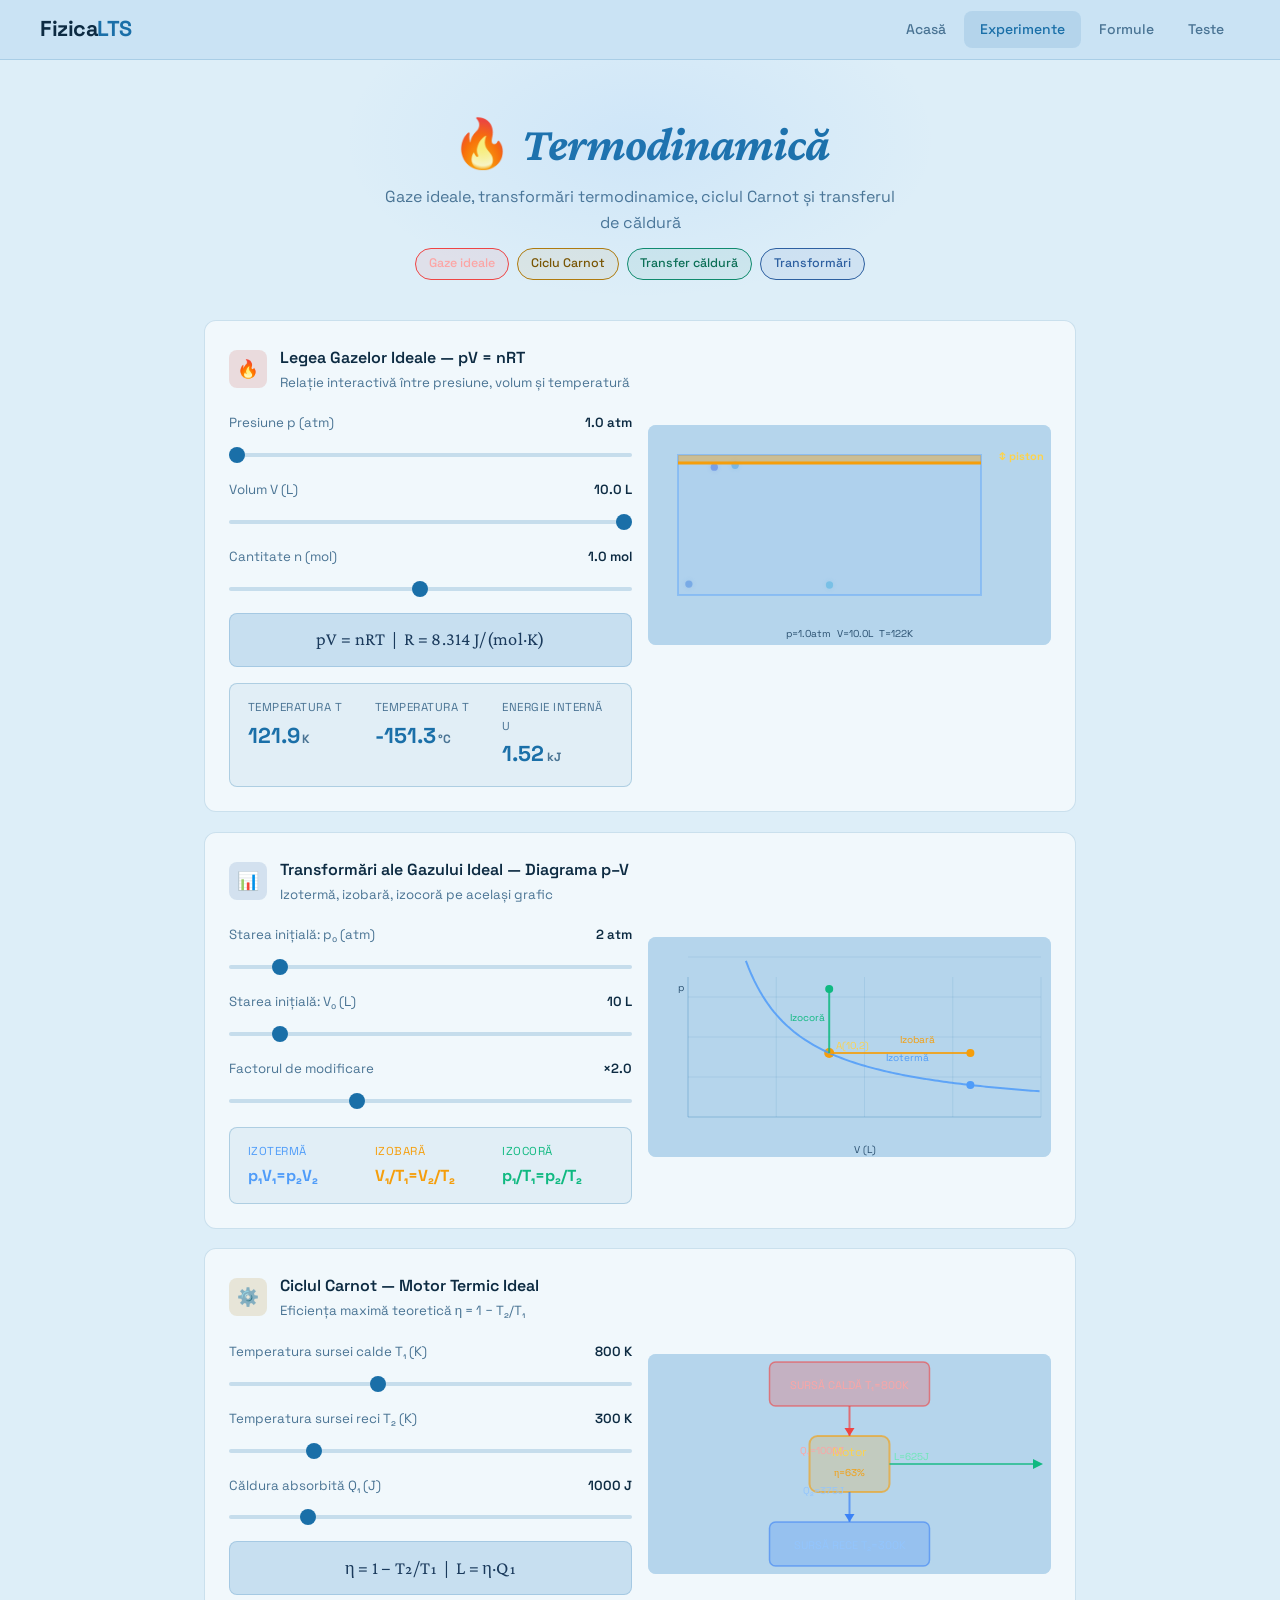
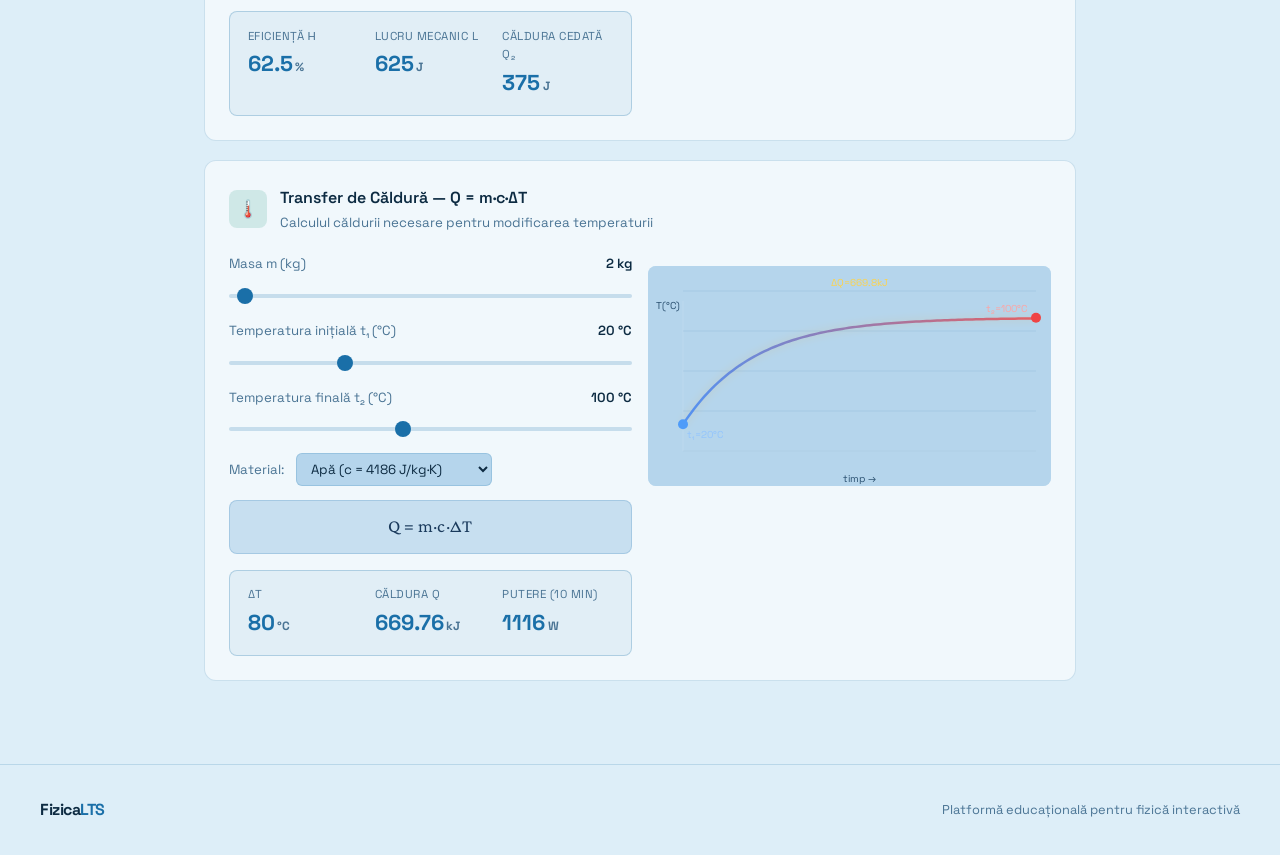
<file: termodinamica.html>
<!DOCTYPE html>
<html lang="ro">
<head>
<meta charset="UTF-8">
<meta name="viewport" content="width=device-width,initial-scale=1.0">
<title>Termodinamică — Fizica LTS</title>
<link rel="stylesheet" href="_shared.css">
</head>
<body>
<header>
  <a class="logo" href="index.html">Fizica<span>LTS</span></a>
  <nav>
    <a class="nav-link" href="index.html">Acasă</a>
    <a class="nav-link active" href="experimente.html">Experimente</a>
    <a class="nav-link" href="formule.html">Formule</a>
    <a class="nav-link" href="teste.html">Teste</a>
  </nav>
</header>
<div class="page-hero">
  <h1>🔥 <em>Termodinamică</em></h1>
  <p>Gaze ideale, transformări termodinamice, ciclul Carnot și transferul de căldură</p>
  <div class="pills" style="justify-content:center;margin-top:.8rem">
    <span class="pill pill-red" style="border-color:#ef4444;color:#fca5a5;background:rgba(239,68,68,.08)">Gaze ideale</span>
    <span class="pill pill-amber">Ciclu Carnot</span>
    <span class="pill pill-green">Transfer căldură</span>
    <span class="pill pill-purple">Transformări</span>
  </div>
</div>
<div class="wrap">

  <!-- GAZE IDEALE -->
  <div class="card" id="gaze">
    <div class="card-header">
      <div class="card-icon icon-red">🔥</div>
      <div><div class="card-title">Legea Gazelor Ideale — pV = nRT</div>
      <div class="card-desc">Relație interactivă între presiune, volum și temperatură</div></div>
    </div>
    <div class="grid-2">
      <div>
        <div class="slider-group">
          <div class="slider-label"><span>Presiune p (atm)</span><strong id="pv">1.0 atm</strong></div>
          <input type="range" min="10" max="100" value="10" id="pgas" oninput="updateGas()">
        </div>
        <div class="slider-group">
          <div class="slider-label"><span>Volum V (L)</span><strong id="vv">22.4 L</strong></div>
          <input type="range" min="5" max="100" value="224" id="vgas" oninput="updateGas()">
        </div>
        <div class="slider-group">
          <div class="slider-label"><span>Cantitate n (mol)</span><strong id="nv">1.0 mol</strong></div>
          <input type="range" min="1" max="20" value="10" id="ngas" oninput="updateGas()">
        </div>
        <div class="formula-box">pV = nRT &nbsp;|&nbsp; R = 8.314 J/(mol·K)</div>
        <div class="result-box">
          <div class="result-item"><div class="result-label">Temperatura T</div><div class="result-value" id="Tv">—</div></div>
          <div class="result-item"><div class="result-label">Temperatura t</div><div class="result-value" id="tv">—</div></div>
          <div class="result-item"><div class="result-label">Energie internă U</div><div class="result-value" id="Uv">—</div></div>
        </div>
      </div>
      <div><canvas id="gasC" height="220"></canvas></div>
    </div>
  </div>

  <!-- TRANSFORMĂRI -->
  <div class="card" id="transformari">
    <div class="card-header">
      <div class="card-icon icon-purple">📊</div>
      <div><div class="card-title">Transformări ale Gazului Ideal — Diagrama p–V</div>
      <div class="card-desc">Izotermă, izobară, izocoră pe același grafic</div></div>
    </div>
    <div class="grid-2">
      <div>
        <div class="slider-group">
          <div class="slider-label"><span>Starea inițială: p₀ (atm)</span><strong id="p0v">2 atm</strong></div>
          <input type="range" min="1" max="10" value="2" id="p0" oninput="drawPV()">
        </div>
        <div class="slider-group">
          <div class="slider-label"><span>Starea inițială: V₀ (L)</span><strong id="V0v">10 L</strong></div>
          <input type="range" min="5" max="50" value="10" id="V0" oninput="drawPV()">
        </div>
        <div class="slider-group">
          <div class="slider-label"><span>Factorul de modificare</span><strong id="factv">×2</strong></div>
          <input type="range" min="11" max="40" value="20" id="fact" oninput="drawPV()">
        </div>
        <div class="result-box" style="flex-direction:column;gap:.4rem">
          <div style="display:flex;gap:1rem;flex-wrap:wrap">
            <div class="result-item"><div class="result-label" style="color:#4f9cf9">Izotermă</div><div class="result-value" id="izoT" style="color:#4f9cf9;font-size:1rem">p₁V₁=p₂V₂</div></div>
            <div class="result-item"><div class="result-label" style="color:#f59e0b">Izobară</div><div class="result-value" id="izoB" style="color:#f59e0b;font-size:1rem">V₁/T₁=V₂/T₂</div></div>
            <div class="result-item"><div class="result-label" style="color:#10b981">Izocoră</div><div class="result-value" id="izoC" style="color:#10b981;font-size:1rem">p₁/T₁=p₂/T₂</div></div>
          </div>
        </div>
      </div>
      <div><canvas id="pvC" height="220"></canvas></div>
    </div>
  </div>

  <!-- CARNOT -->
  <div class="card" id="carnot">
    <div class="card-header">
      <div class="card-icon icon-amber">⚙️</div>
      <div><div class="card-title">Ciclul Carnot — Motor Termic Ideal</div>
      <div class="card-desc">Eficiența maximă teoretică η = 1 − T₂/T₁</div></div>
    </div>
    <div class="grid-2">
      <div>
        <div class="slider-group">
          <div class="slider-label"><span>Temperatura sursei calde T₁ (K)</span><strong id="T1v">800 K</strong></div>
          <input type="range" min="400" max="1500" value="800" id="T1" oninput="updateCarnot()">
        </div>
        <div class="slider-group">
          <div class="slider-label"><span>Temperatura sursei reci T₂ (K)</span><strong id="T2v">300 K</strong></div>
          <input type="range" min="200" max="700" value="300" id="T2" oninput="updateCarnot()">
        </div>
        <div class="slider-group">
          <div class="slider-label"><span>Căldura absorbită Q₁ (J)</span><strong id="Q1v">1000 J</strong></div>
          <input type="range" min="100" max="5000" value="1000" id="Q1" oninput="updateCarnot()">
        </div>
        <div class="formula-box">η = 1 − T₂/T₁ &nbsp;|&nbsp; L = η·Q₁</div>
        <div class="result-box">
          <div class="result-item"><div class="result-label">Eficiență η</div><div class="result-value" id="etav">—</div></div>
          <div class="result-item"><div class="result-label">Lucru mecanic L</div><div class="result-value" id="Lv">—</div></div>
          <div class="result-item"><div class="result-label">Căldura cedată Q₂</div><div class="result-value" id="Q2v">—</div></div>
        </div>
      </div>
      <div><canvas id="carnotC" height="220"></canvas></div>
    </div>
  </div>

  <!-- TRANSFER CĂLDURĂ -->
  <div class="card" id="caldura">
    <div class="card-header">
      <div class="card-icon icon-green">🌡️</div>
      <div><div class="card-title">Transfer de Căldură — Q = m·c·ΔT</div>
      <div class="card-desc">Calculul căldurii necesare pentru modificarea temperaturii</div></div>
    </div>
    <div class="grid-2">
      <div>
        <div class="slider-group">
          <div class="slider-label"><span>Masa m (kg)</span><strong id="msv">2 kg</strong></div>
          <input type="range" min="1" max="50" value="2" id="ms" oninput="updateHeat()">
        </div>
        <div class="slider-group">
          <div class="slider-label"><span>Temperatura inițială t₁ (°C)</span><strong id="t1v">20 °C</strong></div>
          <input type="range" min="-50" max="200" value="20" id="t1" oninput="updateHeat()">
        </div>
        <div class="slider-group">
          <div class="slider-label"><span>Temperatura finală t₂ (°C)</span><strong id="t2v">100 °C</strong></div>
          <input type="range" min="-50" max="300" value="100" id="t2" oninput="updateHeat()">
        </div>
        <div style="margin:.8rem 0">
          <label style="font-size:.83rem;color:var(--muted)">Material:</label>
          <select id="material" onchange="updateHeat()" style="background:var(--bg3);color:var(--text);border:1px solid var(--border);border-radius:6px;padding:.35rem .6rem;font-family:'Space Grotesk',sans-serif;font-size:.83rem;margin-left:.5rem">
            <option value="4186">Apă (c = 4186 J/kg·K)</option>
            <option value="900">Aluminiu (c = 900 J/kg·K)</option>
            <option value="450">Fier (c = 450 J/kg·K)</option>
            <option value="385">Cupru (c = 385 J/kg·K)</option>
            <option value="2100">Gheață (c = 2100 J/kg·K)</option>
            <option value="840">Beton (c = 840 J/kg·K)</option>
          </select>
        </div>
        <div class="formula-box">Q = m·c·ΔT</div>
        <div class="result-box">
          <div class="result-item"><div class="result-label">ΔT</div><div class="result-value" id="dTv">—</div></div>
          <div class="result-item"><div class="result-label">Căldura Q</div><div class="result-value" id="Qv">—</div></div>
          <div class="result-item"><div class="result-label">Putere (10 min)</div><div class="result-value" id="Ppv">—</div></div>
        </div>
      </div>
      <div><canvas id="heatC" height="220"></canvas></div>
    </div>
  </div>

</div>
<footer>
  <a class="logo" href="index.html">Fizica<span>LTS</span></a>
  <p>Platformă educațională pentru fizică interactivă</p>
</footer>
<script>
const R_GAS=8.314;

// ── GAZE IDEALE ──────────────────────────────────────────────────────────────
function updateGas(){
  const p=document.getElementById('pgas').value/10*101325;
  const V=document.getElementById('vgas').value/10/1000;
  const n=document.getElementById('ngas').value/10;
  document.getElementById('pv').textContent=(p/101325).toFixed(1)+' atm';
  document.getElementById('vv').textContent=(V*1000).toFixed(1)+' L';
  document.getElementById('nv').textContent=n.toFixed(1)+' mol';
  const T=p*V/(n*R_GAS);
  const t=T-273.15;
  const U=1.5*n*R_GAS*T;
  document.getElementById('Tv').innerHTML=T.toFixed(1)+'<span class="result-unit">K</span>';
  document.getElementById('tv').innerHTML=t.toFixed(1)+'<span class="result-unit">°C</span>';
  document.getElementById('Uv').innerHTML=(U/1000).toFixed(2)+'<span class="result-unit">kJ</span>';
  drawGas(p/101325,V*1000,T);
}

function drawGas(p,V,T){
  const cv=document.getElementById('gasC');
  const ctx=cv.getContext('2d');
  const dpr=window.devicePixelRatio||1;
  cv.width=cv.offsetWidth*dpr; cv.height=220*dpr; ctx.scale(dpr,dpr);
  const W=cv.offsetWidth||300,H=220;
  ctx.fillStyle='#b5d5ec'; ctx.fillRect(0,0,W,H);

  // Container
  const bx=30,by=30,bw=W-100,bh=H-80;
  ctx.fillStyle='rgba(59,130,246,0.05)'; ctx.fillRect(bx,by,bw,bh);
  ctx.strokeStyle='rgba(79,156,249,0.4)'; ctx.lineWidth=2;
  ctx.strokeRect(bx,by,bw,bh);

  // Molecules (random but seeded by T)
  const nMols=Math.min(Math.floor(T/30),40);
  const speed=Math.sqrt(T/300);
  for(let i=0;i<nMols;i++){
    const mx=bx+10+(Math.sin(i*137.5)*0.5+0.5)*(bw-20);
    const my=by+10+(Math.cos(i*97.3)*0.5+0.5)*(bh-20);
    const hue=Math.floor(200+i*7)%360;
    ctx.fillStyle=`hsla(${hue},70%,65%,0.7)`;
    ctx.shadowColor=`hsla(${hue},70%,65%,0.3)`;ctx.shadowBlur=4;
    ctx.beginPath(); ctx.arc(mx,my,3+speed,0,Math.PI*2); ctx.fill();
    ctx.shadowBlur=0;
  }

  // Piston (top, moves with pressure)
  const pistonY=by+Math.min(p*8,bh-10);
  ctx.fillStyle='rgba(245,158,11,0.4)'; ctx.fillRect(bx,by,bw,pistonY-by);
  ctx.strokeStyle='#f59e0b'; ctx.lineWidth=3;
  ctx.beginPath(); ctx.moveTo(bx,pistonY); ctx.lineTo(bx+bw,pistonY); ctx.stroke();

  // Labels
  ctx.fillStyle='#2a5070'; ctx.font='10px Space Grotesk'; ctx.textAlign='center';
  ctx.fillText('p='+p.toFixed(1)+'atm  V='+V.toFixed(1)+'L  T='+T.toFixed(0)+'K',W/2,H-8);
  ctx.fillStyle='#fcd34d'; ctx.font='bold 11px Space Grotesk';
  ctx.fillText('↕ piston',W-30,pistonY-3);
}

// ── p-V DIAGRAM ──────────────────────────────────────────────────────────────
function drawPV(){
  const p0=+document.getElementById('p0').value;
  const V0=+document.getElementById('V0').value;
  const k=document.getElementById('fact').value/10;
  document.getElementById('p0v').textContent=p0+' atm';
  document.getElementById('V0v').textContent=V0+' L';
  document.getElementById('factv').textContent='×'+k.toFixed(1);

  const cv=document.getElementById('pvC');
  const ctx=cv.getContext('2d');
  const dpr=window.devicePixelRatio||1;
  cv.width=cv.offsetWidth*dpr; cv.height=220*dpr; ctx.scale(dpr,dpr);
  const W=cv.offsetWidth||300,H=220;
  ctx.fillStyle='#b5d5ec'; ctx.fillRect(0,0,W,H);

  const pad=40, gW=W-pad-10, gH=H-pad-20;
  const Vmax=V0*k+5, pmax=p0*k+1;

  function sx(v){return pad+(v/Vmax)*gW;}
  function sy(p){return H-pad-(p/pmax)*gH;}

  // Grid
  for(let i=0;i<=4;i++){
    ctx.strokeStyle='rgba(26,111,168,0.1)';ctx.lineWidth=1;
    const y=H-pad-(i/4)*gH;ctx.beginPath();ctx.moveTo(pad,y);ctx.lineTo(pad+gW,y);ctx.stroke();
    const x=pad+(i/4)*gW;ctx.beginPath();ctx.moveTo(x,pad);ctx.lineTo(x,H-pad);ctx.stroke();
  }
  // Axes
  ctx.strokeStyle='rgba(26,111,168,0.2)';ctx.lineWidth=1;
  ctx.beginPath();ctx.moveTo(pad,H-pad);ctx.lineTo(pad+gW,H-pad);ctx.stroke();
  ctx.beginPath();ctx.moveTo(pad,pad);ctx.lineTo(pad,H-pad);ctx.stroke();
  ctx.fillStyle='#2a5070';ctx.font='10px Space Grotesk';ctx.textAlign='center';
  ctx.fillText('V (L)',pad+gW/2,H-4);ctx.textAlign='right';ctx.fillText('p',pad-4,pad+14);

  // Initial point
  ctx.fillStyle='#f59e0b';ctx.beginPath();ctx.arc(sx(V0),sy(p0),5,0,Math.PI*2);ctx.fill();
  ctx.fillStyle='#fcd34d';ctx.font='10px Space Grotesk';ctx.textAlign='left';
  ctx.fillText('A('+V0+','+p0+')',sx(V0)+7,sy(p0)-4);

  // Izotermă: p·V = const → p = p0*V0/V
  ctx.strokeStyle='rgba(79,156,249,0.85)';ctx.lineWidth=2;
  ctx.beginPath();
  for(let v=0.5;v<=Vmax;v+=0.2){const p=p0*V0/v;if(p>pmax)continue;if(v===0.5)ctx.moveTo(sx(v),sy(p));else ctx.lineTo(sx(v),sy(p));}
  ctx.stroke();
  ctx.fillStyle='#4f9cf9';ctx.fillText('Izotermă',sx(V0*k*0.7),sy(p0*V0/(V0*k*0.7))-10);

  // Izobară: p=const, V changes
  const V2b=V0*k;
  ctx.strokeStyle='rgba(245,158,11,0.85)';ctx.lineWidth=2;
  ctx.beginPath();ctx.moveTo(sx(V0),sy(p0));ctx.lineTo(sx(V2b),sy(p0));ctx.stroke();
  ctx.fillStyle='#f59e0b';ctx.fillText('Izobară',sx((V0+V2b)/2),sy(p0)-10);

  // Izocoră: V=const, p changes
  const p2c=p0*k;
  ctx.strokeStyle='rgba(16,185,129,0.85)';ctx.lineWidth=2;
  ctx.beginPath();ctx.moveTo(sx(V0),sy(p0));ctx.lineTo(sx(V0),sy(p2c));ctx.stroke();
  ctx.fillStyle='#10b981';ctx.textAlign='right';ctx.fillText('Izocoră',sx(V0)-4,(sy(p0)+sy(p2c))/2);

  // End points
  ctx.fillStyle='#4f9cf9';ctx.beginPath();ctx.arc(sx(V0*k),sy(p0*V0/(V0*k)),4,0,Math.PI*2);ctx.fill();
  ctx.fillStyle='#f59e0b';ctx.beginPath();ctx.arc(sx(V2b),sy(p0),4,0,Math.PI*2);ctx.fill();
  ctx.fillStyle='#10b981';ctx.beginPath();ctx.arc(sx(V0),sy(p2c),4,0,Math.PI*2);ctx.fill();
}

// ── CARNOT ──────────────────────────────────────────────────────────────────
function updateCarnot(){
  const T1=+document.getElementById('T1').value;
  const T2=+document.getElementById('T2').value;
  const Q1=+document.getElementById('Q1').value;
  document.getElementById('T1v').textContent=T1+' K';
  document.getElementById('T2v').textContent=T2+' K';
  document.getElementById('Q1v').textContent=Q1+' J';
  const eta=Math.max(0,1-T2/T1);
  const L=eta*Q1;
  const Q2=Q1-L;
  document.getElementById('etav').innerHTML=(eta*100).toFixed(1)+'<span class="result-unit">%</span>';
  document.getElementById('Lv').innerHTML=L.toFixed(0)+'<span class="result-unit">J</span>';
  document.getElementById('Q2v').innerHTML=Q2.toFixed(0)+'<span class="result-unit">J</span>';
  drawCarnot(T1,T2,eta,Q1,L,Q2);
}

function drawCarnot(T1,T2,eta,Q1,L,Q2){
  const cv=document.getElementById('carnotC');
  const ctx=cv.getContext('2d');
  const dpr=window.devicePixelRatio||1;
  cv.width=cv.offsetWidth*dpr; cv.height=220*dpr; ctx.scale(dpr,dpr);
  const W=cv.offsetWidth||300,H=220;
  ctx.fillStyle='#b5d5ec'; ctx.fillRect(0,0,W,H);

  const cx=W/2;
  // Hot source
  ctx.fillStyle='rgba(239,68,68,0.25)'; ctx.strokeStyle='rgba(239,68,68,0.6)'; ctx.lineWidth=1.5;
  ctx.beginPath(); ctx.roundRect(cx-80,8,160,44,6); ctx.fill(); ctx.stroke();
  ctx.fillStyle='#fca5a5'; ctx.font='11px Space Grotesk'; ctx.textAlign='center';
  ctx.fillText('SURSĂ CALDĂ T₁='+T1+'K',cx,35);

  // Cold sink
  ctx.fillStyle='rgba(59,130,246,0.25)'; ctx.strokeStyle='rgba(59,130,246,0.6)'; ctx.lineWidth=1.5;
  ctx.beginPath(); ctx.roundRect(cx-80,H-52,160,44,6); ctx.fill(); ctx.stroke();
  ctx.fillStyle='#93c5fd'; ctx.font='11px Space Grotesk';
  ctx.fillText('SURSĂ RECE T₂='+T2+'K',cx,H-25);

  // Engine
  ctx.fillStyle='rgba(245,158,11,0.2)'; ctx.strokeStyle='rgba(245,158,11,0.6)'; ctx.lineWidth=2;
  ctx.beginPath(); ctx.roundRect(cx-40,H/2-28,80,56,8); ctx.fill(); ctx.stroke();
  ctx.fillStyle='#fcd34d'; ctx.font='12px Space Grotesk';
  ctx.fillText('Motor',cx,H/2-8);
  ctx.font='10px Space Grotesk'; ctx.fillStyle='#f59e0b';
  ctx.fillText('η='+Math.round(eta*100)+'%',cx,H/2+12);

  // Arrows Q1, L, Q2
  ctx.strokeStyle='rgba(239,68,68,0.7)'; ctx.lineWidth=2;
  ctx.beginPath(); ctx.moveTo(cx,52); ctx.lineTo(cx,H/2-28); ctx.stroke();
  ctx.fillStyle='#ef4444'; ctx.beginPath(); ctx.moveTo(cx-5,H/2-36); ctx.lineTo(cx+5,H/2-36); ctx.lineTo(cx,H/2-28); ctx.closePath(); ctx.fill();
  ctx.fillStyle='#fca5a5'; ctx.textAlign='right'; ctx.font='10px Space Grotesk';
  ctx.fillText('Q₁='+Q1+'J',cx-6,100);

  ctx.strokeStyle='rgba(16,185,129,0.7)'; ctx.lineWidth=2;
  ctx.beginPath(); ctx.moveTo(cx+40,H/2); ctx.lineTo(W-10,H/2); ctx.stroke();
  ctx.fillStyle='#10b981';
  ctx.beginPath(); ctx.moveTo(W-18,H/2-5); ctx.lineTo(W-18,H/2+5); ctx.lineTo(W-8,H/2); ctx.closePath(); ctx.fill();
  ctx.fillStyle='#6ee7b7'; ctx.textAlign='left'; ctx.font='10px Space Grotesk';
  ctx.fillText('L='+L.toFixed(0)+'J',cx+44,H/2-4);

  ctx.strokeStyle='rgba(59,130,246,0.7)'; ctx.lineWidth=2;
  ctx.beginPath(); ctx.moveTo(cx,H/2+28); ctx.lineTo(cx,H-52); ctx.stroke();
  ctx.fillStyle='#3b82f6';
  ctx.beginPath(); ctx.moveTo(cx-5,H-60); ctx.lineTo(cx+5,H-60); ctx.lineTo(cx,H-52); ctx.closePath(); ctx.fill();
  ctx.fillStyle='#93c5fd'; ctx.textAlign='right'; ctx.font='10px Space Grotesk';
  ctx.fillText('Q₂='+Q2.toFixed(0)+'J',cx-6,H-80);
}

// ── TRANSFER CĂLDURĂ ─────────────────────────────────────────────────────────
function updateHeat(){
  const m=+document.getElementById('ms').value;
  const t1=+document.getElementById('t1').value;
  const t2=+document.getElementById('t2').value;
  const c=+document.getElementById('material').value;
  document.getElementById('msv').textContent=m+' kg';
  document.getElementById('t1v').textContent=t1+' °C';
  document.getElementById('t2v').textContent=t2+' °C';
  const dT=t2-t1;
  const Q=m*c*dT;
  const P=Q/600;
  document.getElementById('dTv').innerHTML=dT.toFixed(0)+'<span class="result-unit">°C</span>';
  document.getElementById('Qv').innerHTML=(Q/1000).toFixed(2)+'<span class="result-unit">kJ</span>';
  document.getElementById('Ppv').innerHTML=P.toFixed(0)+'<span class="result-unit">W</span>';
  drawHeat(t1,t2,Q,dT);
}

function drawHeat(t1,t2,Q,dT){
  const cv=document.getElementById('heatC');
  const ctx=cv.getContext('2d');
  const dpr=window.devicePixelRatio||1;
  cv.width=cv.offsetWidth*dpr; cv.height=220*dpr; ctx.scale(dpr,dpr);
  const W=cv.offsetWidth||300,H=220;
  ctx.fillStyle='#b5d5ec'; ctx.fillRect(0,0,W,H);

  const pad=35, gW=W-pad-15, gH=H-pad-25;
  const tMin=Math.min(t1,t2)-20, tMax=Math.max(t1,t2)+20;

  function sx(x){return pad+x*gW;}
  function sy(t){return H-pad-(t-tMin)/(tMax-tMin)*gH;}

  // Grid
  for(let i=0;i<=4;i++){
    ctx.strokeStyle='rgba(26,111,168,0.1)';ctx.lineWidth=1;
    const y=H-pad-(i/4)*gH;ctx.beginPath();ctx.moveTo(pad,y);ctx.lineTo(pad+gW,y);ctx.stroke();
  }
  ctx.strokeStyle='rgba(255,255,255,0.12)';ctx.lineWidth=1;
  ctx.beginPath();ctx.moveTo(pad,pad);ctx.lineTo(pad,H-pad);ctx.stroke();
  ctx.beginPath();ctx.moveTo(pad,H-pad);ctx.lineTo(pad+gW,H-pad);ctx.stroke();
  ctx.fillStyle='#2a5070';ctx.font='10px Space Grotesk';ctx.textAlign='center';
  ctx.fillText('timp →',pad+gW/2,H-4);ctx.textAlign='right';ctx.fillText('T(°C)',pad-3,pad+8);

  // Temperature curve
  const grad=ctx.createLinearGradient(pad,0,pad+gW,0);
  grad.addColorStop(0,dT>=0?'rgba(59,130,246,0.8)':'rgba(239,68,68,0.8)');
  grad.addColorStop(1,dT>=0?'rgba(239,68,68,0.8)':'rgba(59,130,246,0.8)');
  ctx.strokeStyle=grad; ctx.lineWidth=2.5;
  ctx.shadowColor='rgba(245,158,11,0.3)';ctx.shadowBlur=8;
  ctx.beginPath();
  for(let i=0;i<=100;i++){
    const x=i/100;
    const t=t1+(t2-t1)*(1-Math.exp(-5*x));
    ctx.lineTo(sx(x),sy(t));
  }
  ctx.stroke(); ctx.shadowBlur=0;

  // Start/end points
  ctx.fillStyle='#4f9cf9';ctx.beginPath();ctx.arc(sx(0),sy(t1),5,0,Math.PI*2);ctx.fill();
  ctx.fillStyle='#ef4444';ctx.beginPath();ctx.arc(sx(1),sy(t2),5,0,Math.PI*2);ctx.fill();

  // Labels
  ctx.fillStyle='#93c5fd';ctx.font='10px Space Grotesk';ctx.textAlign='left';
  ctx.fillText('t₁='+t1+'°C',pad+4,sy(t1)+(dT>=0?14:-6));
  ctx.fillStyle='#fca5a5';
  ctx.fillText('t₂='+t2+'°C',pad+gW-50,sy(t2)+(dT>=0?-6:14));
  ctx.fillStyle='#fcd34d';ctx.textAlign='center';
  ctx.fillText('ΔQ='+(Q/1000).toFixed(1)+'kJ',pad+gW/2,20);
}

window.addEventListener('load',()=>{ updateGas(); drawPV(); updateCarnot(); updateHeat(); });
window.addEventListener('resize',()=>{ updateGas(); drawPV(); updateCarnot(); updateHeat(); });
</script>
</body>
</html>
</file>
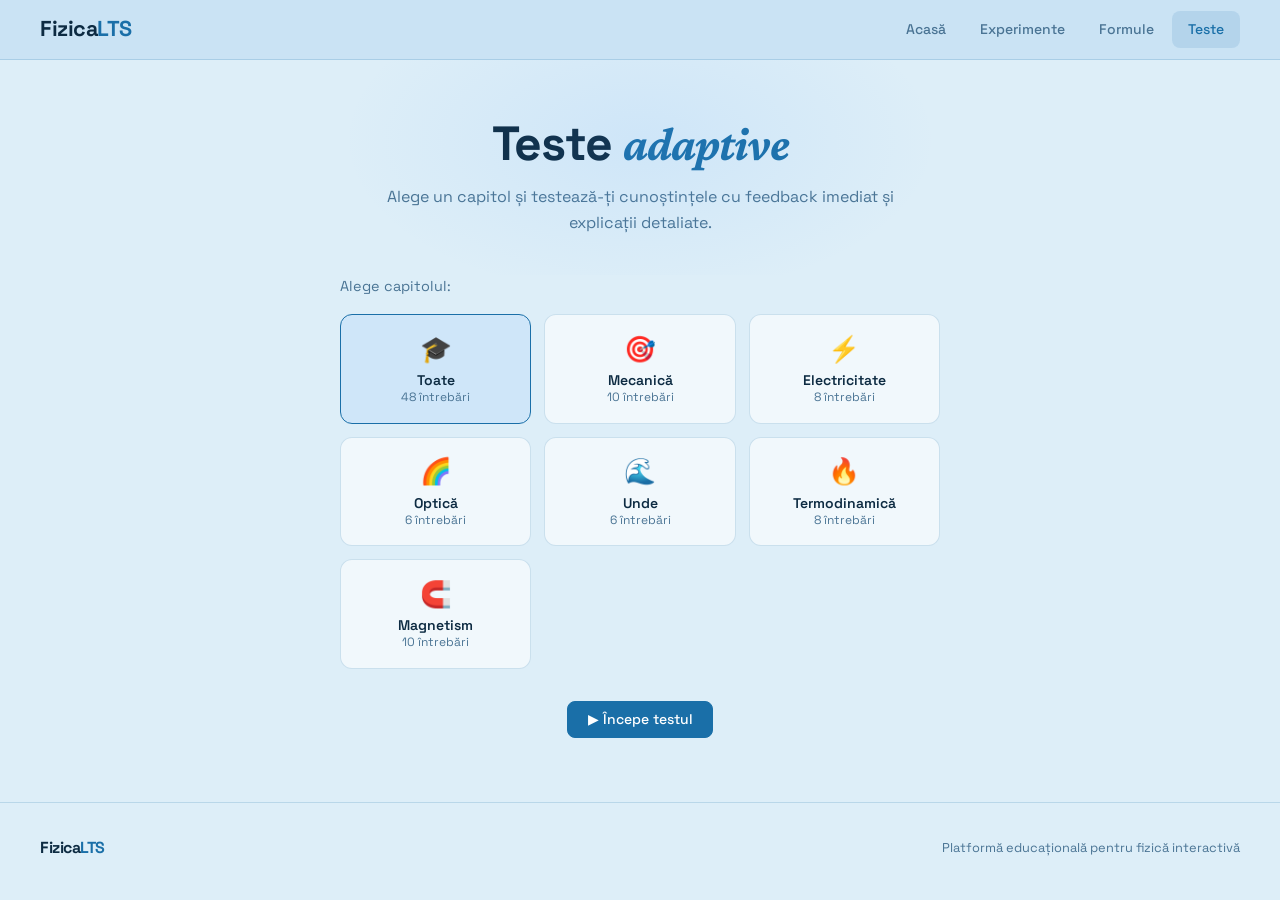
<file: teste.html>
<!DOCTYPE html>
<html lang="ro">
<head>
<meta charset="UTF-8">
<meta name="viewport" content="width=device-width,initial-scale=1.0">
<title>Teste — Fizica LTS</title>
<link rel="stylesheet" href="_shared.css">
<style>
.topic-select{display:grid;grid-template-columns:repeat(auto-fit,minmax(180px,1fr));gap:.8rem;margin-bottom:2rem;}
.ts-btn{
  padding:1.1rem 1rem;border-radius:var(--radius);border:1px solid var(--border);
  background:var(--card);cursor:pointer;text-align:center;transition:all .2s;
  font-family:'Space Grotesk',sans-serif;color:var(--text);
}
.ts-btn:hover{border-color:rgba(79,156,249,.35);transform:translateY(-2px);}
.ts-btn.selected{border-color:var(--accent);background:rgba(79,156,249,.1);}
.ts-btn .ts-icon{font-size:1.6rem;display:block;margin-bottom:.4rem;}
.ts-btn .ts-name{font-size:.875rem;font-weight:600;}
.ts-btn .ts-count{font-size:.75rem;color:var(--muted);}

.quiz-wrap{max-width:600px;margin:0 auto;}
#quiz-screen{display:none;}
#select-screen{}
#end-screen{display:none;}

.quiz-header{display:flex;align-items:center;justify-content:space-between;margin-bottom:1.2rem;}
.quiz-info{font-size:.82rem;color:var(--muted);}
.quiz-score-live{font-size:.82rem;color:var(--accent);font-weight:600;}

.q-text{font-size:1.05rem;font-weight:500;line-height:1.55;margin-bottom:1.2rem;}

.end-card{text-align:center;padding:2.5rem;}
.score-ring{width:120px;height:120px;border-radius:50%;border:4px solid var(--accent);display:flex;align-items:center;justify-content:center;margin:0 auto 1.2rem;flex-direction:column;}
.score-pct{font-size:2rem;font-weight:700;color:var(--accent);}
.score-sub{font-size:.75rem;color:var(--muted);}
</style>
</head>
<body>

<header>
  <a class="logo" href="index.html">Fizica<span>LTS</span></a>
  <nav>
    <a class="nav-link" href="index.html">Acasă</a>
    <a class="nav-link" href="experimente.html">Experimente</a>
    <a class="nav-link" href="formule.html">Formule</a>
    <a class="nav-link active" href="teste.html">Teste</a>
  </nav>
</header>

<div class="page-hero">
  <h1>Teste <em>adaptive</em></h1>
  <p>Alege un capitol și testează-ți cunoștințele cu feedback imediat și explicații detaliate.</p>
</div>

<div class="wrap">
<div class="quiz-wrap">

  <!-- SELECT SCREEN -->
  <div id="select-screen">
    <p style="font-size:.9rem;color:var(--muted);margin-bottom:1rem;">Alege capitolul:</p>
    <div class="topic-select">
      <button class="ts-btn selected" data-topic="toate" onclick="selectTopic(this)">
        <span class="ts-icon">🎓</span>
        <div class="ts-name">Toate</div>
        <div class="ts-count">48 întrebări</div>
      </button>
      <button class="ts-btn" data-topic="mecanica" onclick="selectTopic(this)">
        <span class="ts-icon">🎯</span>
        <div class="ts-name">Mecanică</div>
        <div class="ts-count">10 întrebări</div>
      </button>
      <button class="ts-btn" data-topic="electricitate" onclick="selectTopic(this)">
        <span class="ts-icon">⚡</span>
        <div class="ts-name">Electricitate</div>
        <div class="ts-count">8 întrebări</div>
      </button>
      <button class="ts-btn" data-topic="optica" onclick="selectTopic(this)">
        <span class="ts-icon">🌈</span>
        <div class="ts-name">Optică</div>
        <div class="ts-count">6 întrebări</div>
      </button>
      <button class="ts-btn" data-topic="unde" onclick="selectTopic(this)">
        <span class="ts-icon">🌊</span>
        <div class="ts-name">Unde</div>
        <div class="ts-count">6 întrebări</div>
      </button>
      <button class="ts-btn" data-topic="termodinamica" onclick="selectTopic(this)">
        <span class="ts-icon">🔥</span>
        <div class="ts-name">Termodinamică</div>
        <div class="ts-count">8 întrebări</div>
      </button>
      <button class="ts-btn" data-topic="magnetism" onclick="selectTopic(this)">
        <span class="ts-icon">🧲</span>
        <div class="ts-name">Magnetism</div>
        <div class="ts-count">10 întrebări</div>
      </button>
    </div>
    <div class="btn-row" style="justify-content:center">
      <button class="btn btn-primary" onclick="startQuiz()">▶ Începe testul</button>
    </div>
  </div>

  <!-- QUIZ SCREEN -->
  <div id="quiz-screen">
    <div class="progress-bar"><div class="progress-fill" id="qprogress"></div></div>
    <div class="quiz-header">
      <span class="quiz-info" id="q-num">Întrebarea 1</span>
      <span class="quiz-score-live" id="q-score-live">0 corecte</span>
    </div>
    <div class="card">
      <div class="q-text" id="q-text"></div>
      <div id="q-options"></div>
      <div class="quiz-feedback" id="q-feedback"></div>
      <div class="btn-row">
        <button class="btn btn-primary" id="q-next" style="display:none" onclick="nextQ()">Următoarea →</button>
      </div>
    </div>
  </div>

  <!-- END SCREEN -->
  <div id="end-screen">
    <div class="card end-card">
      <div class="score-ring">
        <div class="score-pct" id="end-pct"></div>
        <div class="score-sub" id="end-raw"></div>
      </div>
      <div style="font-size:1.3rem;font-weight:700;margin-bottom:.4rem" id="end-msg"></div>
      <div style="font-size:.875rem;color:var(--muted);margin-bottom:1.5rem" id="end-sub"></div>
      <div class="btn-row" style="justify-content:center">
        <button class="btn btn-primary" onclick="restartQ()">↺ Repetă</button>
        <a class="btn btn-ghost" href="teste.html">← Alege alt capitol</a>
      </div>
    </div>
  </div>

</div>
</div>

<footer>
  <a class="logo" href="index.html">Fizica<span>LTS</span></a>
  <p>Platformă educațională pentru fizică interactivă</p>
</footer>

<script>
const ALL_QUESTIONS = [
  // MECANICA
  {t:'mecanica',q:'Un corp pornește din repaus cu a = 4 m/s². Ce distanță parcurge în 5 s?',opts:['50 m','25 m','100 m','20 m'],ans:0,exp:'d = ½·a·t² = ½·4·25 = 50 m ✓'},
  {t:'mecanica',q:'Un corp de 10 kg e supus unei forțe de 50 N. Care e accelerația?',opts:['5 m/s²','0.2 m/s²','500 m/s²','50 m/s²'],ans:0,exp:'a = F/m = 50/10 = 5 m/s² ✓'},
  {t:'mecanica',q:'Energia cinetică a unui corp de 2 kg cu v = 10 m/s este:',opts:['100 J','20 J','200 J','50 J'],ans:0,exp:'Eₖ = ½·m·v² = ½·2·100 = 100 J ✓'},
  {t:'mecanica',q:'Un corp cade liber de la 80 m. Cât timp cade? (g = 10 m/s²)',opts:['4 s','8 s','40 s','2 s'],ans:0,exp:'t = √(2h/g) = √16 = 4 s ✓'},
  {t:'mecanica',q:'Impulsul unui corp de 3 kg cu v = 6 m/s este:',opts:['18 kg·m/s','2 kg·m/s','9 kg·m/s','0.5 kg·m/s'],ans:0,exp:'p = m·v = 3·6 = 18 kg·m/s ✓'},
  {t:'mecanica',q:'Care dintre afirmații descrie corect legea a III-a a lui Newton?',opts:['Acțiunea = -Reacțiunea','F = m·a','La echilibru F = 0','p = const.'],ans:0,exp:'Legea a III-a: forțele de acțiune și reacțiune sunt egale și de sens opus ✓'},
  {t:'mecanica',q:'Un pendul de lungime L = 1 m are perioada: (g = 10 m/s²)',opts:['≈ 2 s','1 s','≈ 0.5 s','≈ 3 s'],ans:0,exp:'T = 2π√(L/g) = 2π·√0.1 ≈ 1.99 s ≈ 2 s ✓'},
  {t:'mecanica',q:'Energia potențială a unui corp de 5 kg la h = 10 m este: (g = 10 m/s²)',opts:['500 J','50 J','5000 J','100 J'],ans:0,exp:'Eₚ = m·g·h = 5·10·10 = 500 J ✓'},
  {t:'mecanica',q:'Care formulă descrie mișcarea uniformă?',opts:['x = v·t','x = ½·a·t²','v = a·t','F = m·a'],ans:0,exp:'Mișcarea uniformă: x = v·t (accelerație zero) ✓'},
  {t:'mecanica',q:'Puterea unui motor care face 1000 J lucru în 5 s este:',opts:['200 W','5000 W','100 W','0.005 W'],ans:0,exp:'P = L/t = 1000/5 = 200 W ✓'},
  // ELECTRICITATE
  {t:'electricitate',q:'Legea lui Ohm spune că intensitatea curentului este:',opts:['I = U/R','I = U·R','I = R/U','I = U²/R'],ans:0,exp:'Legea lui Ohm: I = U/R ✓'},
  {t:'electricitate',q:'Rezistența echivalentă a 2 rezistori de 10 Ω în paralel este:',opts:['5 Ω','20 Ω','10 Ω','0.2 Ω'],ans:0,exp:'1/R = 1/10+1/10 = 2/10 → R = 5 Ω ✓'},
  {t:'electricitate',q:'Puterea disipată pe un rezistor de 4 Ω traversat de 2 A este:',opts:['16 W','8 W','2 W','32 W'],ans:0,exp:'P = I²·R = 4·4 = 16 W ✓'},
  {t:'electricitate',q:'Capacitatea unui condensator care stochează 10 μC la 5 V este:',opts:['2 μF','50 μF','0.5 μF','10 μF'],ans:0,exp:'C = Q/U = 10μC/5V = 2 μF ✓'},
  {t:'electricitate',q:'Constanta de timp a unui circuit RC cu R = 1 kΩ și C = 1 μF este:',opts:['1 ms','1 s','1 μs','10 ms'],ans:0,exp:'τ = R·C = 1000·0.000001 = 0.001 s = 1 ms ✓'},
  {t:'electricitate',q:'Tensiunea la bornele a 3 rezistori de 10 Ω în serie la 30 V curent 1 A — pe fiecare rezistor:',opts:['10 V','30 V','3 V','15 V'],ans:0,exp:'În serie: U_total/n = 30/3 = 10 V pe fiecare ✓'},
  {t:'electricitate',q:'Energia stocată într-un condensator de 2 μF la 100 V este:',opts:['0.01 J','0.1 J','0.02 J','2 J'],ans:0,exp:'W = ½·C·U² = ½·2×10⁻⁶·10000 = 0.01 J ✓'},
  {t:'electricitate',q:'Legea lui Coulomb descrie forța dintre:',opts:['Două sarcini electrice','Două mase','Un câmp și o sarcină','Un curent și un câmp'],ans:0,exp:'Coulomb: F = k·q₁·q₂/r² — forța dintre sarcini electrice ✓'},
  // OPTICĂ
  {t:'optica',q:'Dacă n₁·sin θ₁ > n₂ la incidență din mediu mai dens, apare:',opts:['Reflexie totală internă','Difracție','Interferență','Dispersie'],ans:0,exp:'Când sin θ₂ > 1 → reflexie totală internă (sin θᶜ = n₂/n₁) ✓'},
  {t:'optica',q:'Indicele de refracție al apei este ~1.33. Viteza luminii în apă este:',opts:['≈ 2.26×10⁸ m/s','3×10⁸ m/s','1.33×10⁸ m/s','1×10⁸ m/s'],ans:0,exp:'v = c/n = 3×10⁸/1.33 ≈ 2.26×10⁸ m/s ✓'},
  {t:'optica',q:'Puterea unei lentile cu f = 25 cm este:',opts:['4 dioptrii','0.25 dioptrii','25 dioptrii','2 dioptrii'],ans:0,exp:'D = 1/f = 1/0.25 = 4 dioptrii ✓'},
  {t:'optica',q:'Formula oglinzii/lentilei este:',opts:['1/f = 1/d₀ + 1/dᵢ','f = d₀ + dᵢ','f = d₀·dᵢ','1/d₀ = 1/dᵢ'],ans:0,exp:'Formula lentilei subțiri: 1/f = 1/d₀ + 1/dᵢ ✓'},
  {t:'optica',q:'Un rege prismă descompune lumina albă deoarece n depinde de:',opts:['Lungimea de undă','Amplitudine','Intensitate','Polarizare'],ans:0,exp:'Dispersia: indicele n variază cu λ → descompunere în spectru ✓'},
  {t:'optica',q:'Viteza luminii în vid este:',opts:['3×10⁸ m/s','3×10⁶ m/s','3×10¹⁰ m/s','3×10⁵ m/s'],ans:0,exp:'c = 3×10⁸ m/s (constanta fundamentală) ✓'},
  // UNDE
  {t:'unde',q:'O undă are f = 440 Hz și v = 340 m/s. Care e lungimea de undă?',opts:['≈ 0.77 m','0.77 cm','7.7 m','77 m'],ans:0,exp:'λ = v/f = 340/440 ≈ 0.77 m ✓'},
  {t:'unde',q:'Perioada unei unde cu f = 50 Hz este:',opts:['0.02 s','50 s','0.2 s','2 s'],ans:0,exp:'T = 1/f = 1/50 = 0.02 s ✓'},
  {t:'unde',q:'Efectul Doppler descrie:',opts:['Schimbarea frecvenței percepute cu mișcarea','Atenuarea undelor','Reflexia undelor','Viteza sunetului'],ans:0,exp:'Doppler: sursa sau receptorul în mișcare → frecvență percepută diferită ✓'},
  {t:'unde',q:'Două unde cu aceeași amplitudine A și frecvență f în opoziție de fază produc:',opts:['Amplitudine zero (anulare)','Amplitudine 2A','Amplitudine A','Amplitudine √2·A'],ans:0,exp:'Interferență destructivă: dacă Δφ = π → anulare completă ✓'},
  {t:'unde',q:'Pulsația ω a unei unde cu T = 0.5 s este:',opts:['4π rad/s','2π rad/s','π rad/s','8π rad/s'],ans:0,exp:'ω = 2π/T = 2π/0.5 = 4π rad/s ✓'},
  {t:'unde',q:'Intensitatea sonoră se măsoară în:',opts:['decibeli (dB)','herți (Hz)','wați (W)','pasqali (Pa)'],ans:0,exp:'L = 10·log(I/I₀) — nivelul sonor se exprimă în decibeli ✓'},
  // TERMODINAMICA
  {t:'termodinamica',q:'Un gaz ideal la 300 K și 2 atm e comprimat la jumătate din volum (izotermă). Noua presiune:',opts:['4 atm','1 atm','3 atm','2 atm'],ans:0,exp:'Izotermă: p₁V₁ = p₂V₂ → p₂ = 2·2 = 4 atm ✓'},
  {t:'termodinamica',q:'Conversia 100°C în kelvin:',opts:['373.15 K','100 K','273.15 K','173 K'],ans:0,exp:'T(K) = t(°C) + 273.15 = 100 + 273.15 = 373.15 K ✓'},
  {t:'termodinamica',q:'Eficiența unui ciclu Carnot cu T₁ = 600 K și T₂ = 300 K este:',opts:['50%','25%','75%','100%'],ans:0,exp:'η = 1 - T₂/T₁ = 1 - 300/600 = 0.5 = 50% ✓'},
  {t:'termodinamica',q:'Primul principiu al termodinamicii se scrie ca:',opts:['ΔU = Q + L','ΔU = Q - L','Q = L','L = -Q'],ans:0,exp:'ΔU = Q + L: variația energiei interne = căldura absorbită + lucrul primit ✓'},
  {t:'termodinamica',q:'La o transformare izocorică (volum constant):',opts:['Lucrul mecanic e zero','Căldura e zero','Temperatura e constantă','Presiunea e constantă'],ans:0,exp:'Izocorică: V = const. → L = p·ΔV = 0 ✓'},
  {t:'termodinamica',q:'Căldura absorbită pentru a crește 2 kg de apă de la 20°C la 70°C (c = 4186 J/kg·K):',opts:['418600 J','200 J','83720 J','4186 J'],ans:0,exp:'Q = m·c·ΔT = 2·4186·50 = 418600 J ✓'},
  {t:'termodinamica',q:'La o transformare izotermă a gazului ideal, care mărime rămâne constantă?',opts:['Temperatura','Presiunea','Volumul','Entropia'],ans:0,exp:'Izotermă: T = const. (de aceea pV = const. — Boyle) ✓'},
  {t:'termodinamica',q:'Legea lui Gay-Lussac se aplică la transformarea:',opts:['Izocorică','Izotermoă','Izobară','Adiabatică'],ans:0,exp:'Gay-Lussac: p/T = const. la volum constant (izocoră) ✓'},
  // MAGNETISM
  {t:'magnetism',q:'Forța Lorentz pe o sarcină q = 1 C cu v = 10 m/s în B = 2 T (perpendicular) este:',opts:['20 N','2 N','5 N','10 N'],ans:0,exp:'F = q·v·B·sin 90° = 1·10·2·1 = 20 N ✓'},
  {t:'magnetism',q:'Legea lui Faraday spune că FEM indusă e proporțională cu:',opts:['Rata de variație a fluxului','Intensitatea curentului','Rezistența bobinei','Câmpul magnetic static'],ans:0,exp:'ε = -dΦ/dt — FEM indusă = derivata fluxului față de timp ✓'},
  {t:'magnetism',q:'Fluxul magnetic printr-o suprafață de 0.5 m² în B = 3 T (normal la suprafață) este:',opts:['1.5 Wb','6 Wb','0.17 Wb','3 Wb'],ans:0,exp:'Φ = B·A·cos 0° = 3·0.5 = 1.5 Wb ✓'},
  {t:'magnetism',q:'Energia stocată într-o bobină de L = 0.2 H la curent I = 3 A este:',opts:['0.9 J','1.8 J','0.1 J','6 J'],ans:0,exp:'W = ½·L·I² = ½·0.2·9 = 0.9 J ✓'},
  {t:'magnetism',q:'Câmpul magnetic în interiorul unui solenoid este:',opts:['B = μ₀·n·I','B = μ₀·I/(2πr)','B = μ₀·I','B = I/n'],ans:0,exp:'Solenoid: B = μ₀·n·I (n = spire/metru) ✓'},
  {t:'magnetism',q:'O particulă pozitivă se mișcă spre dreapta în câmp B îndreptat în sus. Forța Lorentz e:',opts:['Spre exterior (față de plan)','Spre interior','În jos','În sus'],ans:0,exp:'Regula mâinii drepte: v spre dreapta × B în sus → F spre exterior (din plan) ✓'},
  {t:'magnetism',q:'Inducția magnetică a unui fir infinit la r = 0.1 m purtând I = 10 A este: (μ₀ = 4π×10⁻⁷)',opts:['20 μT','2 μT','200 μT','0.2 μT'],ans:0,exp:'B = μ₀·I/(2π·r) = 4π×10⁻⁷·10/(2π·0.1) = 20 μT ✓'},
  {t:'magnetism',q:'Legea lui Lenz spune că curentul indus:',opts:['Se opune cauzei care l-a generat','Are același sens cu fluxul','Crește fluxul magnetic','Nu depinde de viteza variației'],ans:0,exp:'Lenz: curentul indus creează un câmp care se opune variației fluxului ✓'},
  {t:'magnetism',q:'FEM de auto-inducție a unei bobine de L = 0.5 H când curentul variază cu 4 A/s:',opts:['2 V','8 V','0.125 V','0.5 V'],ans:0,exp:'ε = -L·dI/dt = 0.5·4 = 2 V ✓'},
  {t:'magnetism',q:'Transformatorul mărește tensiunea de la 220 V la 440 V. Raportul n₂/n₁ este:',opts:['2','0.5','1','4'],ans:0,exp:'U₂/U₁ = n₂/n₁ → n₂/n₁ = 440/220 = 2 ✓'},
];

let activeTopic = 'toate';
let questions = [];
let qIndex = 0, score = 0, answered = false;

function selectTopic(btn){
  document.querySelectorAll('.ts-btn').forEach(b=>b.classList.remove('selected'));
  btn.classList.add('selected');
  activeTopic = btn.dataset.topic;
}

function startQuiz(){
  const pool = activeTopic === 'toate' ? ALL_QUESTIONS : ALL_QUESTIONS.filter(q=>q.t===activeTopic);
  // shuffle
  questions = [...pool].sort(()=>Math.random()-.5).slice(0, Math.min(pool.length, 10));
  qIndex = 0; score = 0; answered = false;
  document.getElementById('select-screen').style.display = 'none';
  document.getElementById('quiz-screen').style.display = 'block';
  document.getElementById('end-screen').style.display = 'none';
  showQ();
}

function showQ(){
  const q = questions[qIndex];
  document.getElementById('q-num').textContent = `Întrebarea ${qIndex+1} din ${questions.length}`;
  document.getElementById('q-score-live').textContent = `${score} corecte`;
  document.getElementById('qprogress').style.width = (qIndex/questions.length*100)+'%';
  document.getElementById('q-text').textContent = q.q;
  document.getElementById('q-next').style.display='none';
  const fb = document.getElementById('q-feedback');
  fb.className='quiz-feedback'; fb.textContent='';

  const opts = document.getElementById('q-options');
  opts.innerHTML='';
  q.opts.forEach((opt,i)=>{
    const d = document.createElement('div');
    d.className='quiz-option';
    d.textContent = String.fromCharCode(65+i)+'. '+opt;
    d.onclick = ()=>pick(i,d);
    opts.appendChild(d);
  });
  answered=false;
}

function pick(idx, el){
  if(answered) return;
  answered=true;
  const q = questions[qIndex];
  document.querySelectorAll('.quiz-option').forEach(o=>o.classList.add('disabled'));
  const fb = document.getElementById('q-feedback');
  if(idx===q.ans){
    el.classList.add('correct'); score++;
    fb.className='quiz-feedback show ok'; fb.textContent='✓ '+q.exp;
  } else {
    el.classList.add('wrong');
    document.querySelectorAll('.quiz-option')[q.ans].classList.add('correct');
    fb.className='quiz-feedback show err'; fb.textContent='✗ Răspuns greșit. '+q.exp;
  }
  document.getElementById('q-score-live').textContent = `${score} corecte`;
  document.getElementById('q-next').style.display='inline-flex';
}

function nextQ(){
  qIndex++;
  if(qIndex>=questions.length){
    showEnd();
  } else {
    showQ();
  }
}

function showEnd(){
  document.getElementById('quiz-screen').style.display='none';
  document.getElementById('end-screen').style.display='block';
  const pct = Math.round(score/questions.length*100);
  document.getElementById('end-pct').textContent = pct+'%';
  document.getElementById('end-raw').textContent = score+'/'+questions.length;
  let msg, sub;
  if(pct>=90){msg='Excelent! 🏆';sub='Ai stăpânit materialul!';}
  else if(pct>=70){msg='Bine! 👍';sub='Mai exersează puțin pentru perfecțiune.';}
  else if(pct>=50){msg='Acceptabil 📚';sub='Revizuiește formulele și încearcă din nou.';}
  else{msg='Mai mult studiu! 💪';sub='Parcurge experimentele și formulele înainte de retest.';}
  document.getElementById('end-msg').textContent = msg;
  document.getElementById('end-sub').textContent = sub;
}

function restartQ(){
  document.getElementById('end-screen').style.display='none';
  document.getElementById('select-screen').style.display='block';
}
</script>
</body>
</html>
</file>
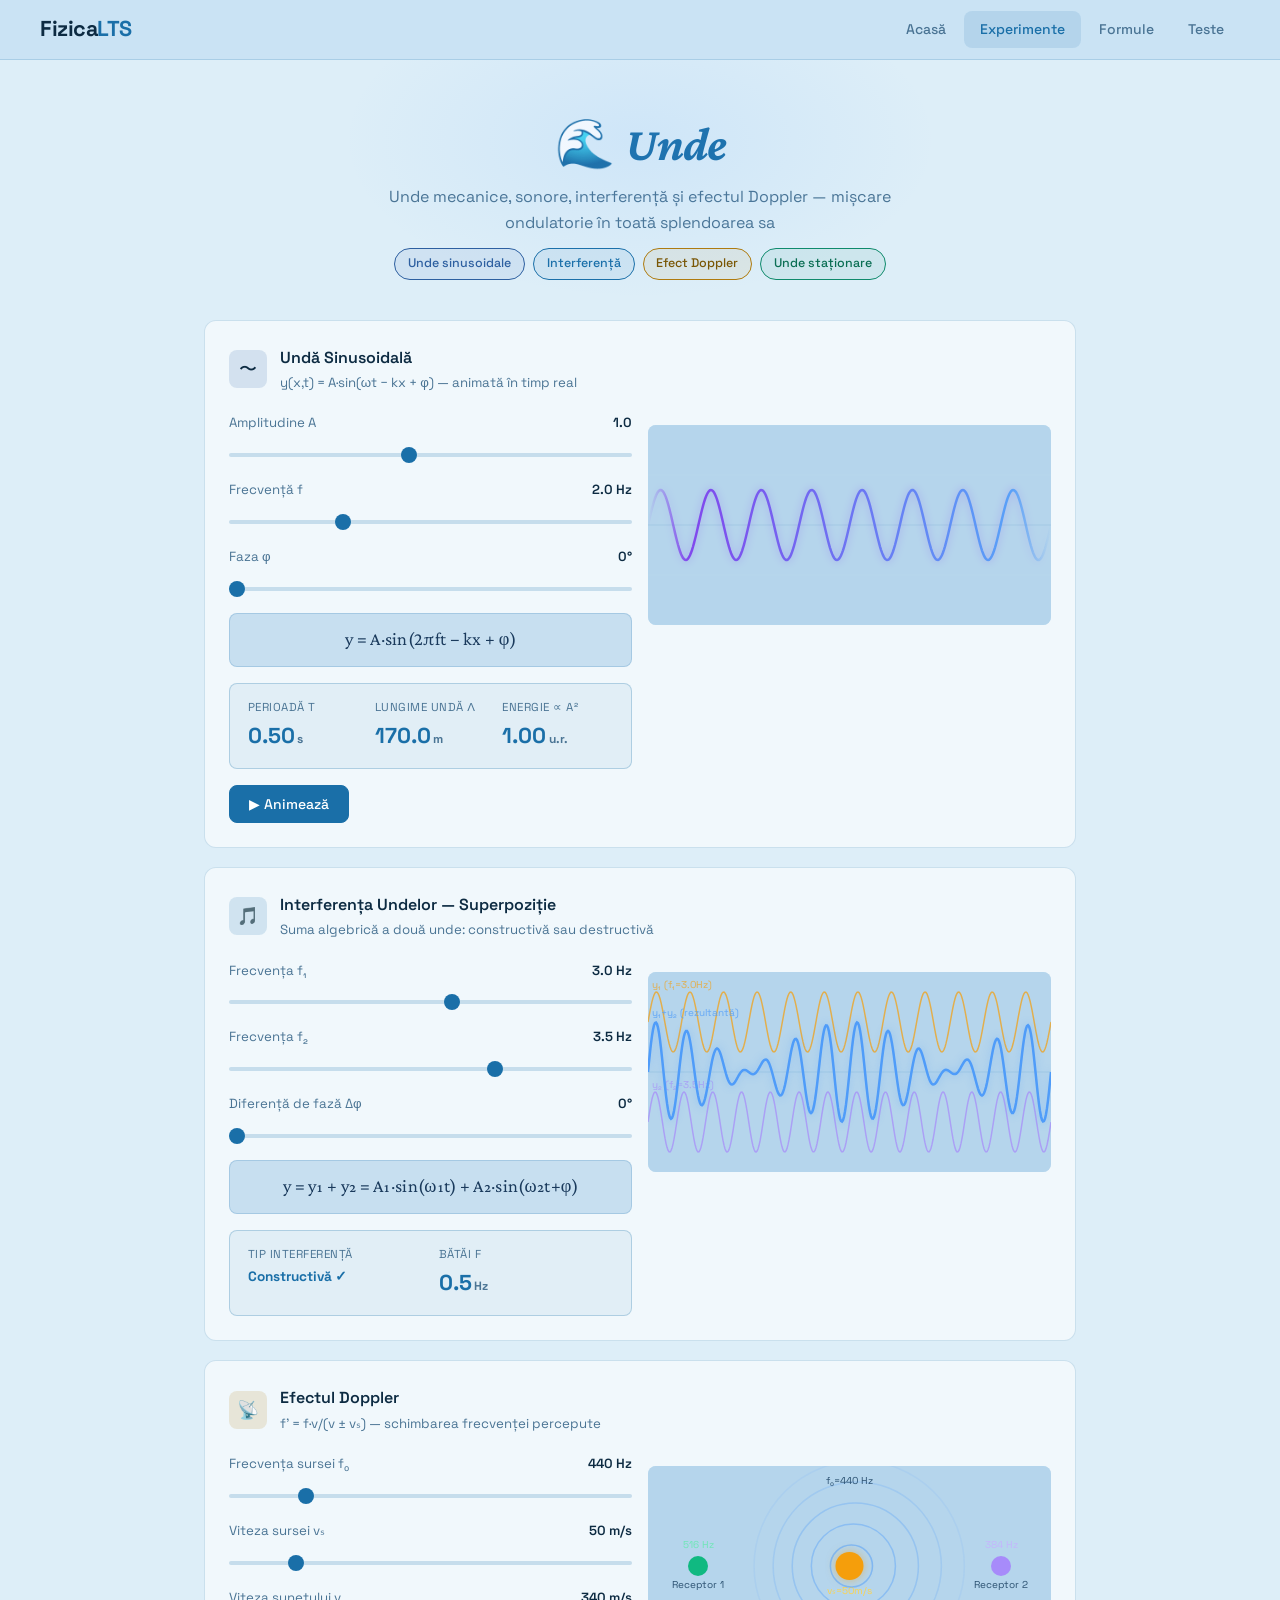
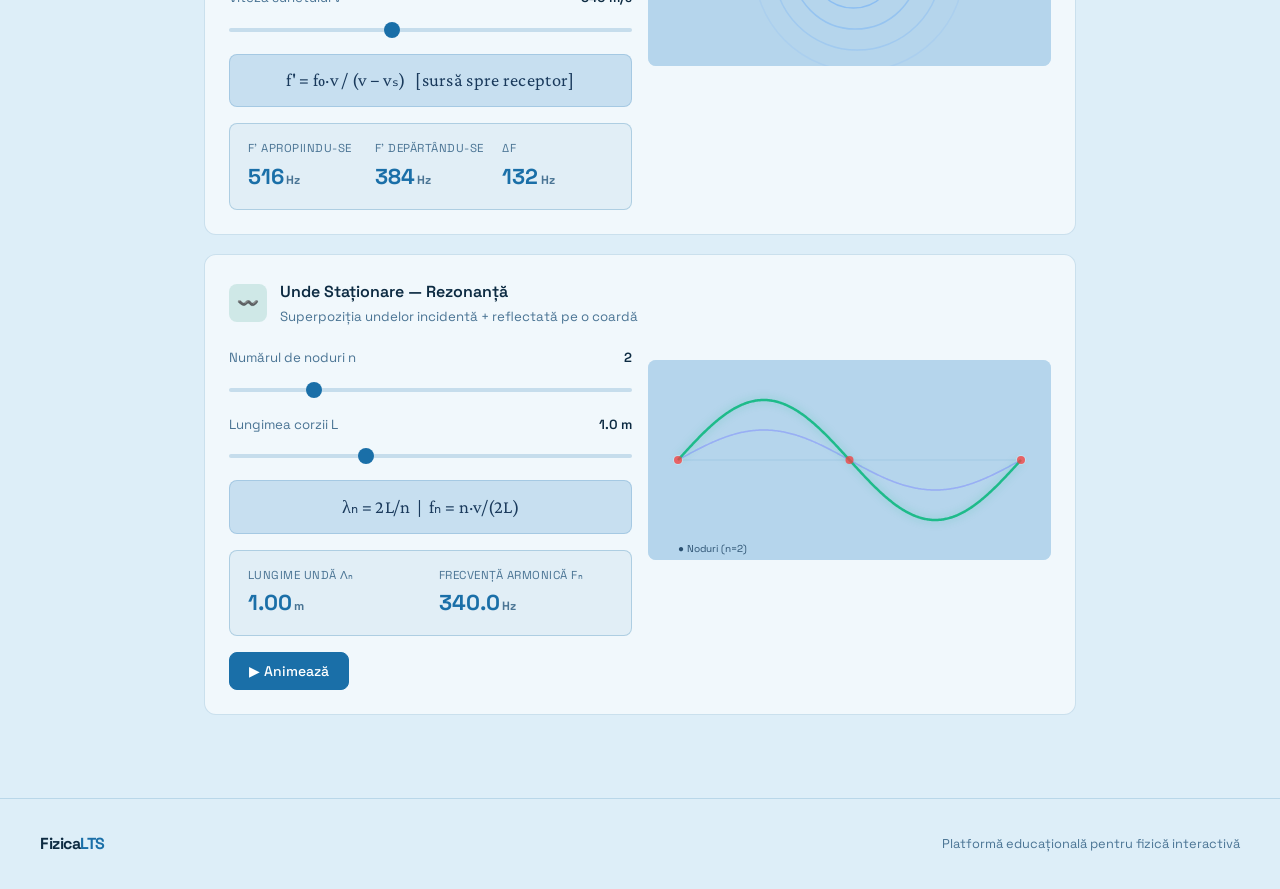
<file: unde.html>
<!DOCTYPE html>
<html lang="ro">
<head>
<meta charset="UTF-8">
<meta name="viewport" content="width=device-width,initial-scale=1.0">
<title>Unde — Fizica LTS</title>
<link rel="stylesheet" href="_shared.css">
</head>
<body>
<header>
  <a class="logo" href="index.html">Fizica<span>LTS</span></a>
  <nav>
    <a class="nav-link" href="index.html">Acasă</a>
    <a class="nav-link active" href="experimente.html">Experimente</a>
    <a class="nav-link" href="formule.html">Formule</a>
    <a class="nav-link" href="teste.html">Teste</a>
  </nav>
</header>
<div class="page-hero">
  <h1>🌊 <em>Unde</em></h1>
  <p>Unde mecanice, sonore, interferență și efectul Doppler — mișcare ondulatorie în toată splendoarea sa</p>
  <div class="pills" style="justify-content:center;margin-top:.8rem">
    <span class="pill pill-purple">Unde sinusoidale</span>
    <span class="pill pill-blue">Interferență</span>
    <span class="pill pill-amber">Efect Doppler</span>
    <span class="pill pill-green">Unde staționare</span>
  </div>
</div>
<div class="wrap">

  <!-- UNDĂ SINUSOIDALĂ -->
  <div class="card" id="sinusoida">
    <div class="card-header">
      <div class="card-icon icon-purple">〜</div>
      <div><div class="card-title">Undă Sinusoidală</div>
      <div class="card-desc">y(x,t) = A·sin(ωt − kx + φ) — animată în timp real</div></div>
    </div>
    <div class="grid-2">
      <div>
        <div class="slider-group">
          <div class="slider-label"><span>Amplitudine A</span><strong id="av">1.0</strong></div>
          <input type="range" min="10" max="100" value="50" id="amp" oninput="updateWave()">
        </div>
        <div class="slider-group">
          <div class="slider-label"><span>Frecvență f</span><strong id="fv">2.0 Hz</strong></div>
          <input type="range" min="5" max="60" value="20" id="freq" oninput="updateWave()">
        </div>
        <div class="slider-group">
          <div class="slider-label"><span>Faza φ</span><strong id="phv">0°</strong></div>
          <input type="range" min="0" max="360" value="0" id="phase" oninput="updateWave()">
        </div>
        <div class="formula-box">y = A·sin(2πft − kx + φ)</div>
        <div class="result-box">
          <div class="result-item"><div class="result-label">Perioadă T</div><div class="result-value" id="tv">—</div></div>
          <div class="result-item"><div class="result-label">Lungime undă λ</div><div class="result-value" id="lv">—</div></div>
          <div class="result-item"><div class="result-label">Energie ∝ A²</div><div class="result-value" id="ev">—</div></div>
        </div>
        <div class="btn-row">
          <button class="btn btn-primary" id="wavBtn" onclick="toggleWave()">▶ Animează</button>
        </div>
      </div>
      <div><canvas id="waveC" height="200"></canvas></div>
    </div>
  </div>

  <!-- INTERFERENȚA -->
  <div class="card" id="interferenta">
    <div class="card-header">
      <div class="card-icon icon-blue">🎵</div>
      <div><div class="card-title">Interferența Undelor — Superpoziție</div>
      <div class="card-desc">Suma algebrică a două unde: constructivă sau destructivă</div></div>
    </div>
    <div class="grid-2">
      <div>
        <div class="slider-group">
          <div class="slider-label"><span>Frecvența f₁</span><strong id="f1v">3.0 Hz</strong></div>
          <input type="range" min="5" max="50" value="30" id="freq1" oninput="drawInterf()">
        </div>
        <div class="slider-group">
          <div class="slider-label"><span>Frecvența f₂</span><strong id="f2v">3.5 Hz</strong></div>
          <input type="range" min="5" max="50" value="35" id="freq2" oninput="drawInterf()">
        </div>
        <div class="slider-group">
          <div class="slider-label"><span>Diferență de fază Δφ</span><strong id="dpv">0°</strong></div>
          <input type="range" min="0" max="360" value="0" id="dphase" oninput="drawInterf()">
        </div>
        <div class="formula-box">y = y₁ + y₂ = A₁·sin(ω₁t) + A₂·sin(ω₂t+φ)</div>
        <div class="result-box">
          <div class="result-item"><div class="result-label">Tip interferență</div><div class="result-value" id="intv" style="font-size:.85rem">—</div></div>
          <div class="result-item"><div class="result-label">Bătăi f</div><div class="result-value" id="beatv">—</div></div>
        </div>
      </div>
      <div><canvas id="interfC" height="200"></canvas></div>
    </div>
  </div>

  <!-- DOPPLER -->
  <div class="card" id="doppler">
    <div class="card-header">
      <div class="card-icon icon-amber">📡</div>
      <div><div class="card-title">Efectul Doppler</div>
      <div class="card-desc">f' = f·v/(v ± vₛ) — schimbarea frecvenței percepute</div></div>
    </div>
    <div class="grid-2">
      <div>
        <div class="slider-group">
          <div class="slider-label"><span>Frecvența sursei f₀</span><strong id="dFv">440 Hz</strong></div>
          <input type="range" min="100" max="2000" value="440" id="dFreq" oninput="updateDoppler()">
        </div>
        <div class="slider-group">
          <div class="slider-label"><span>Viteza sursei vₛ</span><strong id="dVsv">50 m/s</strong></div>
          <input type="range" min="0" max="330" value="50" id="dVs" oninput="updateDoppler()">
        </div>
        <div class="slider-group">
          <div class="slider-label"><span>Viteza sunetului v</span><strong id="dVv">340 m/s</strong></div>
          <input type="range" min="300" max="400" value="340" id="dV" oninput="updateDoppler()">
        </div>
        <div class="formula-box">f' = f₀·v / (v − vₛ) &nbsp; [sursă spre receptor]</div>
        <div class="result-box">
          <div class="result-item"><div class="result-label">f' apropiindu-se</div><div class="result-value" id="dFap">—</div></div>
          <div class="result-item"><div class="result-label">f' depărtându-se</div><div class="result-value" id="dFdep">—</div></div>
          <div class="result-item"><div class="result-label">Δf</div><div class="result-value" id="dDf">—</div></div>
        </div>
      </div>
      <div><canvas id="doppC" height="200"></canvas></div>
    </div>
  </div>

  <!-- UNDE STAȚIONARE -->
  <div class="card" id="stationare">
    <div class="card-header">
      <div class="card-icon icon-green">〰️</div>
      <div><div class="card-title">Unde Staționare — Rezonanță</div>
      <div class="card-desc">Superpoziția undelor incidentă + reflectată pe o coardă</div></div>
    </div>
    <div class="grid-2">
      <div>
        <div class="slider-group">
          <div class="slider-label"><span>Numărul de noduri n</span><strong id="nnv">2</strong></div>
          <input type="range" min="1" max="6" value="2" id="nn" oninput="updateStanding()">
        </div>
        <div class="slider-group">
          <div class="slider-label"><span>Lungimea corzii L</span><strong id="Lv">1.0 m</strong></div>
          <input type="range" min="50" max="200" value="100" id="strL" oninput="updateStanding()">
        </div>
        <div class="formula-box">λₙ = 2L/n &nbsp;|&nbsp; fₙ = n·v/(2L)</div>
        <div class="result-box">
          <div class="result-item"><div class="result-label">Lungime undă λₙ</div><div class="result-value" id="slv">—</div></div>
          <div class="result-item"><div class="result-label">Frecvență armonică fₙ</div><div class="result-value" id="sfv">—</div></div>
        </div>
        <div class="btn-row">
          <button class="btn btn-primary" id="standBtn" onclick="toggleStanding()">▶ Animează</button>
        </div>
      </div>
      <div><canvas id="standC" height="200"></canvas></div>
    </div>
  </div>

</div>
<footer>
  <a class="logo" href="index.html">Fizica<span>LTS</span></a>
  <p>Platformă educațională pentru fizică interactivă</p>
</footer>
<script>
// ── UNDĂ SINUSOIDALĂ ─────────────────────────────────────────────────────────
let waveAnimId=null, waveRunning=false, waveOffset=0;

function updateWave(){
  const A=+document.getElementById('amp').value;
  const f=+document.getElementById('freq').value/10;
  const ph=+document.getElementById('phase').value;
  document.getElementById('av').textContent=(A/50).toFixed(1);
  document.getElementById('fv').textContent=f.toFixed(1)+' Hz';
  document.getElementById('phv').textContent=ph+'°';
  const T=1/f, lam=340/f, E=(A/50)*(A/50);
  document.getElementById('tv').innerHTML=T.toFixed(2)+'<span class="result-unit">s</span>';
  document.getElementById('lv').innerHTML=lam.toFixed(1)+'<span class="result-unit">m</span>';
  document.getElementById('ev').innerHTML=E.toFixed(2)+'<span class="result-unit">u.r.</span>';
  drawWaveStatic(A,f,ph,waveOffset);
}

function drawWaveStatic(A,f,ph,off){
  const cv=document.getElementById('waveC');
  const ctx=cv.getContext('2d');
  const dpr=window.devicePixelRatio||1;
  cv.width=cv.offsetWidth*dpr; cv.height=200*dpr; ctx.scale(dpr,dpr);
  const W=cv.offsetWidth||400,H=200;
  ctx.fillStyle='#b5d5ec'; ctx.fillRect(0,0,W,H);
  for(let i=0;i<=4;i++){ctx.strokeStyle='rgba(255,255,255,.04)';ctx.lineWidth=1;const y=H/4*i;ctx.beginPath();ctx.moveTo(0,y);ctx.lineTo(W,y);ctx.stroke();}
  ctx.strokeStyle='rgba(26,111,168,0.12)';ctx.lineWidth=1;
  ctx.beginPath();ctx.moveTo(0,H/2);ctx.lineTo(W,H/2);ctx.stroke();

  const ap=A*0.7;
  const grad=ctx.createLinearGradient(0,0,W,0);
  grad.addColorStop(0,'rgba(124,58,237,0)');
  grad.addColorStop(0.1,'rgba(124,58,237,0.9)');
  grad.addColorStop(0.9,'rgba(79,156,249,0.9)');
  grad.addColorStop(1,'rgba(79,156,249,0)');
  ctx.strokeStyle=grad; ctx.lineWidth=2.5;
  ctx.shadowColor='rgba(124,58,237,0.4)'; ctx.shadowBlur=8;
  ctx.beginPath();
  for(let x=0;x<=W;x++){
    const t=x/W;
    const y=H/2-ap*Math.sin(2*Math.PI*f*t*4+ph*Math.PI/180+off);
    if(x===0)ctx.moveTo(x,y);else ctx.lineTo(x,y);
  }
  ctx.stroke(); ctx.shadowBlur=0;
}

function toggleWave(){
  waveRunning=!waveRunning;
  document.getElementById('wavBtn').textContent=waveRunning?'⏸ Pauză':'▶ Animează';
  if(waveRunning)animWave();else cancelAnimationFrame(waveAnimId);
}
function animWave(){
  const A=+document.getElementById('amp').value;
  const f=+document.getElementById('freq').value/10;
  const ph=+document.getElementById('phase').value;
  waveOffset+=0.07;
  drawWaveStatic(A,f,ph,waveOffset);
  if(waveRunning)waveAnimId=requestAnimationFrame(animWave);
}

// ── INTERFERENȚĂ ─────────────────────────────────────────────────────────────
function drawInterf(){
  const f1=+document.getElementById('freq1').value/10;
  const f2=+document.getElementById('freq2').value/10;
  const dp=+document.getElementById('dphase').value;
  document.getElementById('f1v').textContent=f1.toFixed(1)+' Hz';
  document.getElementById('f2v').textContent=f2.toFixed(1)+' Hz';
  document.getElementById('dpv').textContent=dp+'°';

  const beat=Math.abs(f1-f2);
  document.getElementById('beatv').innerHTML=beat.toFixed(1)+'<span class="result-unit">Hz</span>';
  const dpr2=dp%360;
  let tip='';
  if(dpr2<20||dpr2>340)tip='Constructivă ✓';
  else if(dpr2>160&&dpr2<200)tip='Destructivă ✗';
  else tip='Parțială';
  document.getElementById('intv').textContent=tip;

  const cv=document.getElementById('interfC');
  const ctx=cv.getContext('2d');
  const dpr=window.devicePixelRatio||1;
  cv.width=cv.offsetWidth*dpr; cv.height=200*dpr; ctx.scale(dpr,dpr);
  const W=cv.offsetWidth||400,H=200;
  ctx.fillStyle='#b5d5ec'; ctx.fillRect(0,0,W,H);
  ctx.strokeStyle='rgba(26,111,168,0.12)';ctx.lineWidth=1;
  ctx.beginPath();ctx.moveTo(0,H/2);ctx.lineTo(W,H/2);ctx.stroke();

  const draw=(freq,color,offsetY,label)=>{
    ctx.strokeStyle=color;ctx.lineWidth=1.5;
    ctx.beginPath();
    for(let x=0;x<=W;x++){
      const t=x/W;
      const y=offsetY-30*Math.sin(2*Math.PI*freq*t*4);
      if(x===0)ctx.moveTo(x,y);else ctx.lineTo(x,y);
    }
    ctx.stroke();
    ctx.fillStyle=color;ctx.font='10px Space Grotesk';ctx.textAlign='left';
    ctx.fillText(label,4,offsetY-34);
  };

  draw(f1,'rgba(245,158,11,0.7)',H/4,'y₁ (f₁='+f1.toFixed(1)+'Hz)');
  draw(f2,'rgba(167,139,250,0.7)',H/4*3,'y₂ (f₂='+f2.toFixed(1)+'Hz)');

  // Resultant
  const phRad=dp*Math.PI/180;
  ctx.strokeStyle='rgba(79,156,249,1)';ctx.lineWidth=2.5;
  ctx.shadowColor='rgba(79,156,249,0.4)';ctx.shadowBlur=8;
  ctx.beginPath();
  for(let x=0;x<=W;x++){
    const t=x/W;
    const y=H/2-25*(Math.sin(2*Math.PI*f1*t*4)+Math.sin(2*Math.PI*f2*t*4+phRad));
    if(x===0)ctx.moveTo(x,y);else ctx.lineTo(x,y);
  }
  ctx.stroke();ctx.shadowBlur=0;
  ctx.fillStyle='rgba(79,156,249,0.8)';ctx.font='10px Space Grotesk';ctx.textAlign='left';
  ctx.fillText('y₁+y₂ (rezultantă)',4,H/2-56);
}

// ── DOPPLER ──────────────────────────────────────────────────────────────────
function updateDoppler(){
  const f0=+document.getElementById('dFreq').value;
  const vs=+document.getElementById('dVs').value;
  const v=+document.getElementById('dV').value;
  document.getElementById('dFv').textContent=f0+' Hz';
  document.getElementById('dVsv').textContent=vs+' m/s';
  document.getElementById('dVv').textContent=v+' m/s';

  const fApp=vs>=v?Infinity:f0*v/(v-vs);
  const fDep=f0*v/(v+vs);
  const df=isFinite(fApp)?fApp-fDep:999;

  document.getElementById('dFap').innerHTML=(isFinite(fApp)?fApp.toFixed(0):'∞')+'<span class="result-unit">Hz</span>';
  document.getElementById('dFdep').innerHTML=fDep.toFixed(0)+'<span class="result-unit">Hz</span>';
  document.getElementById('dDf').innerHTML=(isFinite(df)?df.toFixed(0):'—')+'<span class="result-unit">Hz</span>';
  drawDoppler(f0,vs,v,fApp,fDep);
}

function drawDoppler(f0,vs,v,fApp,fDep){
  const cv=document.getElementById('doppC');
  const ctx=cv.getContext('2d');
  const dpr=window.devicePixelRatio||1;
  cv.width=cv.offsetWidth*dpr; cv.height=200*dpr; ctx.scale(dpr,dpr);
  const W=cv.offsetWidth||400,H=200;
  ctx.fillStyle='#b5d5ec'; ctx.fillRect(0,0,W,H);

  const sx=W/2, sy=H/2;

  // Source (moving right)
  ctx.fillStyle='#f59e0b';ctx.shadowColor='rgba(245,158,11,0.5)';ctx.shadowBlur=10;
  ctx.beginPath();ctx.arc(sx,sy,14,0,Math.PI*2);ctx.fill();ctx.shadowBlur=0;
  ctx.fillStyle='#fcd34d';ctx.font='10px Space Grotesk';ctx.textAlign='center';
  ctx.fillText('vₛ='+vs+'m/s',sx,sy+28);

  // Wavefronts (compressed ahead, expanded behind)
  const ratio=vs/v;
  for(let i=1;i<=5;i++){
    const r=i*22;
    const offX=ratio*r*0.6; // compression ahead
    const cx=sx+offX;
    ctx.strokeStyle=`rgba(79,156,249,${0.6-i*0.1})`;ctx.lineWidth=1.5;
    ctx.beginPath();ctx.arc(cx,sy,r-offX/2,0,Math.PI*2);ctx.stroke();
  }

  // Observers
  const obsL=50, obsR=W-50;
  ctx.fillStyle='#10b981';ctx.beginPath();ctx.arc(obsL,sy,10,0,Math.PI*2);ctx.fill();
  ctx.fillStyle='#a78bfa';ctx.beginPath();ctx.arc(obsR,sy,10,0,Math.PI*2);ctx.fill();

  ctx.font='10px Space Grotesk';ctx.textAlign='center';
  ctx.fillStyle='#6ee7b7';
  ctx.fillText(isFinite(fApp)?fApp.toFixed(0)+' Hz':'∞',obsL,sy-18);
  ctx.fillStyle='#c4b5fd';
  ctx.fillText(fDep.toFixed(0)+' Hz',obsR,sy-18);
  ctx.fillStyle='#2a5070';
  ctx.fillText('Receptor 1',obsL,sy+22);ctx.fillText('Receptor 2',obsR,sy+22);
  ctx.fillStyle='#2a5070';ctx.fillText('f₀='+f0+' Hz',sx,18);
}

// ── UNDE STAȚIONARE ──────────────────────────────────────────────────────────
let standAnimId=null, standRunning=false, standT=0;

function updateStanding(){
  const n=+document.getElementById('nn').value;
  const L=+document.getElementById('strL').value/100;
  document.getElementById('nnv').textContent=n;
  document.getElementById('Lv').textContent=L.toFixed(1)+' m';
  const lam=2*L/n;
  const fn=n*340/(2*L);
  document.getElementById('slv').innerHTML=lam.toFixed(2)+'<span class="result-unit">m</span>';
  document.getElementById('sfv').innerHTML=fn.toFixed(1)+'<span class="result-unit">Hz</span>';
  drawStanding(n,standT);
}

function drawStanding(n,t){
  const cv=document.getElementById('standC');
  const ctx=cv.getContext('2d');
  const dpr=window.devicePixelRatio||1;
  cv.width=cv.offsetWidth*dpr; cv.height=200*dpr; ctx.scale(dpr,dpr);
  const W=cv.offsetWidth||400,H=200;
  ctx.fillStyle='#b5d5ec'; ctx.fillRect(0,0,W,H);

  const px=30, pw=W-60, cy=H/2;
  ctx.strokeStyle='rgba(26,111,168,0.12)'; ctx.lineWidth=1;
  ctx.beginPath();ctx.moveTo(px,cy);ctx.lineTo(px+pw,cy);ctx.stroke();

  // Endpoints
  ctx.fillStyle='rgba(255,255,255,0.3)';
  ctx.beginPath();ctx.arc(px,cy,5,0,Math.PI*2);ctx.fill();
  ctx.beginPath();ctx.arc(px+pw,cy,5,0,Math.PI*2);ctx.fill();

  const amp=60*Math.cos(t);
  // Incident wave
  ctx.strokeStyle='rgba(79,156,249,0.35)'; ctx.lineWidth=1.5;
  ctx.beginPath();
  for(let x=0;x<=pw;x++){
    const y=cy-30*Math.sin(n*Math.PI*x/pw-t);
    if(x===0)ctx.moveTo(px+x,y);else ctx.lineTo(px+x,y);
  }
  ctx.stroke();
  // Reflected wave
  ctx.strokeStyle='rgba(167,139,250,0.35)'; ctx.lineWidth=1.5;
  ctx.beginPath();
  for(let x=0;x<=pw;x++){
    const y=cy-30*Math.sin(n*Math.PI*x/pw+t);
    if(x===0)ctx.moveTo(px+x,y);else ctx.lineTo(px+x,y);
  }
  ctx.stroke();
  // Standing wave
  ctx.strokeStyle='rgba(16,185,129,0.9)'; ctx.lineWidth=2.5;
  ctx.shadowColor='rgba(16,185,129,0.4)';ctx.shadowBlur=8;
  ctx.beginPath();
  for(let x=0;x<=pw;x++){
    const y=cy-amp*Math.sin(n*Math.PI*x/pw);
    if(x===0)ctx.moveTo(px+x,y);else ctx.lineTo(px+x,y);
  }
  ctx.stroke();ctx.shadowBlur=0;

  // Nodes
  ctx.fillStyle='rgba(239,68,68,0.8)';
  for(let i=0;i<=n;i++){
    const nx=px+i*(pw/n);
    ctx.beginPath();ctx.arc(nx,cy,4,0,Math.PI*2);ctx.fill();
  }

  ctx.fillStyle='#2a5070';ctx.font='10px Space Grotesk';ctx.textAlign='left';
  ctx.fillText('● Noduri (n='+n+')',px,H-8);
}

function toggleStanding(){
  standRunning=!standRunning;
  document.getElementById('standBtn').textContent=standRunning?'⏸ Pauză':'▶ Animează';
  if(standRunning)animStand();else cancelAnimationFrame(standAnimId);
}
function animStand(){
  const n=+document.getElementById('nn').value;
  standT+=0.06;
  drawStanding(n,standT);
  if(standRunning)standAnimId=requestAnimationFrame(animStand);
}

window.addEventListener('load',()=>{ updateWave(); drawInterf(); updateDoppler(); updateStanding(); });
window.addEventListener('resize',()=>{ updateWave(); drawInterf(); updateDoppler(); updateStanding(); });
</script>
</body>
</html>
</file>
<file: _shared.css>
/* Fizica LTS — Shared Styles */
@import url('https://fonts.googleapis.com/css2?family=Space+Grotesk:wght@300;400;500;600;700&family=Crimson+Pro:ital,wght@0,300;0,400;1,300;1,400&display=swap');

:root {
  /* Albastru lacrima — fundal luminos, calm */
  --bg:      #ddeef8;
  --bg2:     #c8e2f3;
  --bg3:     #b5d5ec;
  --bg4:     #a2c8e5;
  --accent:  #1a6fa8;
  --accent2: #2d5fa0;
  --accent3: #0e8a6b;
  --warn:    #b07a0a;
  --danger:  #c0392b;
  --text:    #0d2b42;
  --muted:   #4a7494;
  --border:  rgba(26,111,168,0.18);
  --card:    rgba(255,255,255,0.60);
  --radius:  12px;
}

*{margin:0;padding:0;box-sizing:border-box;}

body{
  font-family:'Space Grotesk',sans-serif;
  background:var(--bg);
  color:var(--text);
  min-height:100vh;
  overflow-x:hidden;
  line-height:1.6;
}

/* ── NAV ── */
header{
  display:flex;align-items:center;justify-content:space-between;
  padding:0 2.5rem;height:60px;
  border-bottom:1px solid var(--border);
  background:rgba(200,226,243,0.92);
  backdrop-filter:blur(14px);
  position:sticky;top:0;z-index:200;
}
.logo{font-size:1.35rem;font-weight:700;letter-spacing:-.5px;text-decoration:none;color:var(--text);}
.logo span{color:var(--accent);}
nav{display:flex;gap:2px;align-items:center;}
.nav-link{
  padding:.45rem 1rem;border-radius:8px;
  font-size:.875rem;font-weight:500;color:var(--muted);
  text-decoration:none;transition:all .18s;
}
.nav-link:hover{color:var(--text);background:rgba(26,111,168,0.1);}
.nav-link.active{color:var(--accent);background:rgba(26,111,168,0.12);}

/* ── PAGE HEADER ── */
.page-hero{
  text-align:center;padding:3.5rem 2rem 2.5rem;
  position:relative;overflow:hidden;
}
.page-hero::before{
  content:'';position:absolute;top:-80px;left:50%;transform:translateX(-50%);
  width:600px;height:320px;
  background:radial-gradient(ellipse,rgba(79,156,249,.1) 0%,transparent 70%);
  pointer-events:none;
}
.page-hero h1{font-size:clamp(1.8rem,4vw,3rem);font-weight:700;letter-spacing:-1px;line-height:1.15;margin-bottom:.8rem;}
.page-hero h1 em{font-style:italic;font-family:'Crimson Pro',serif;color:var(--accent);}
.page-hero p{font-size:1rem;color:var(--muted);max-width:520px;margin:0 auto;}

/* ── CONTENT WRAP ── */
.wrap{max-width:920px;margin:0 auto;padding:0 1.5rem 4rem;}

/* ── CARDS ── */
.card{
  background:var(--card);
  border:1px solid var(--border);
  border-radius:var(--radius);
  padding:1.5rem;
  margin-bottom:1.2rem;
  transition:border-color .2s;
}
.card:hover{border-color:rgba(26,111,168,.3);}
.card-header{display:flex;align-items:center;gap:.8rem;margin-bottom:1.2rem;}
.card-icon{width:38px;height:38px;border-radius:8px;display:flex;align-items:center;justify-content:center;font-size:1.1rem;flex-shrink:0;}
.icon-blue{background:rgba(26,111,168,.15);}
.icon-purple{background:rgba(45,95,160,.15);}
.icon-green{background:rgba(14,138,107,.15);}
.icon-amber{background:rgba(176,122,10,.15);}
.icon-red{background:rgba(192,57,43,.15);}
.card-title{font-size:1rem;font-weight:600;}
.card-desc{font-size:.83rem;color:var(--muted);margin-top:.12rem;}

/* ── GRID ── */
.grid-2{display:grid;grid-template-columns:1fr 1fr;gap:1rem;}
.grid-3{display:grid;grid-template-columns:repeat(3,1fr);gap:1rem;}
@media(max-width:640px){.grid-2,.grid-3{grid-template-columns:1fr;}}

/* ── SLIDERS ── */
.slider-group{margin-bottom:.9rem;}
.slider-label{display:flex;justify-content:space-between;font-size:.83rem;color:var(--muted);margin-bottom:.35rem;}
.slider-label strong{color:var(--text);font-weight:600;}
input[type=range]{
  width:100%;-webkit-appearance:none;height:4px;border-radius:4px;
  background:rgba(26,111,168,.2);outline:none;cursor:pointer;
}
input[type=range]::-webkit-slider-thumb{
  -webkit-appearance:none;width:16px;height:16px;border-radius:50%;
  background:var(--accent);cursor:pointer;transition:transform .15s;
}
input[type=range]::-webkit-slider-thumb:hover{transform:scale(1.25);}

/* ── RESULT BOX ── */
.result-box{
  background:rgba(26,111,168,.07);
  border:1px solid rgba(26,111,168,.25);
  border-radius:8px;padding:.9rem 1.1rem;
  margin-top:1rem;display:flex;flex-wrap:wrap;gap:1rem;
}
.result-item{flex:1;min-width:90px;}
.result-label{font-size:.72rem;color:var(--muted);text-transform:uppercase;letter-spacing:.5px;margin-bottom:.15rem;}
.result-value{font-size:1.35rem;font-weight:700;color:var(--accent);}
.result-unit{font-size:.75rem;color:var(--muted);margin-left:.15rem;}

/* ── FORMULA ── */
.formula-box{
  background:rgba(181,213,236,.7);border:1px solid rgba(26,111,168,.2);border-radius:8px;
  padding:.7rem 1.1rem;font-family:'Crimson Pro',serif;
  font-size:1.15rem;color:#1a3a5c;text-align:center;
  margin:.9rem 0;letter-spacing:.3px;
}

/* ── BUTTONS ── */
.btn{
  display:inline-flex;align-items:center;gap:.4rem;
  padding:.55rem 1.2rem;border-radius:8px;border:1px solid;
  font-family:'Space Grotesk',sans-serif;font-size:.875rem;font-weight:500;
  cursor:pointer;transition:all .18s;text-decoration:none;
}
.btn-primary{background:var(--accent);border-color:var(--accent);color:#fff;}
.btn-primary:hover{background:#155d8e;}
.btn-ghost{background:transparent;border-color:var(--border);color:var(--muted);}
.btn-ghost:hover{background:rgba(26,111,168,.1);color:var(--text);}
.btn-row{display:flex;gap:.6rem;margin-top:1rem;flex-wrap:wrap;}

/* ── CANVAS ── */
canvas{width:100%;border-radius:8px;display:block;background:var(--bg2);margin-top:.8rem;}

/* ── METER ── */
.meter-track{height:6px;background:rgba(26,111,168,.15);border-radius:4px;overflow:hidden;margin:.4rem 0 .2rem;}
.meter-fill{height:100%;border-radius:4px;transition:width .15s;}
.meter-blue{background:var(--accent);}
.meter-amber{background:var(--warn);}
.meter-green{background:var(--accent3);}
.meter-purple{background:#5b6bbf;}

/* ── DIVIDER ── */
.divider{height:1px;background:var(--border);margin:1.2rem 0;}

/* ── TABLE ── */
.fz-table{width:100%;border-collapse:collapse;font-size:.875rem;}
.fz-table th{padding:.55rem .8rem;text-align:left;color:var(--muted);font-weight:500;border-bottom:1px solid var(--border);font-size:.75rem;text-transform:uppercase;letter-spacing:.4px;}
.fz-table td{padding:.65rem .8rem;border-bottom:1px solid var(--border);}
.fz-table tr:last-child td{border-bottom:none;}
.fz-table tr:hover td{background:rgba(26,111,168,.06);}
.fz-table .fm{font-family:'Crimson Pro',serif;font-size:1.05rem;color:#1a4570;}

/* ── TAG ── */
.tag{display:inline-block;padding:.18rem .5rem;border-radius:4px;font-size:.72rem;font-weight:600;}
.tag-blue{background:rgba(26,111,168,.15);color:var(--accent);}
.tag-green{background:rgba(14,138,107,.15);color:#0a6e53;}
.tag-purple{background:rgba(45,95,160,.15);color:#2d5fa0;}
.tag-amber{background:rgba(176,122,10,.15);color:#7a5500;}
.tag-red{background:rgba(192,57,43,.15);color:#a02820;}

/* ── PILLS ── */
.pills{display:flex;gap:.5rem;flex-wrap:wrap;margin-top:1rem;}
.pill{padding:.3rem .8rem;border-radius:100px;font-size:.78rem;font-weight:500;border:1px solid;}
.pill-blue{border-color:var(--accent);color:var(--accent);background:rgba(26,111,168,.08);}
.pill-purple{border-color:#2d5fa0;color:#2d5fa0;background:rgba(45,95,160,.08);}
.pill-green{border-color:var(--accent3);color:#0a6e53;background:rgba(14,138,107,.08);}
.pill-amber{border-color:var(--warn);color:#7a5500;background:rgba(176,122,10,.08);}

/* ── TOPIC CARDS (index + nav grids) ── */
.topic-grid{display:grid;grid-template-columns:repeat(auto-fit,minmax(220px,1fr));gap:1rem;margin-top:1.5rem;}
.topic-card{
  background:var(--card);border:1px solid var(--border);border-radius:var(--radius);
  padding:1.4rem 1.2rem;text-decoration:none;color:var(--text);
  transition:all .2s;display:flex;flex-direction:column;gap:.5rem;
}
.topic-card:hover{border-color:rgba(26,111,168,.4);transform:translateY(-2px);}
.topic-card .t-icon{font-size:2rem;margin-bottom:.2rem;}
.topic-card .t-name{font-size:1rem;font-weight:600;}
.topic-card .t-desc{font-size:.82rem;color:var(--muted);line-height:1.5;}
.topic-card .t-arrow{font-size:.75rem;color:var(--accent);margin-top:auto;padding-top:.6rem;}

/* ── PROGRESS ── */
.progress-bar{height:4px;background:rgba(26,111,168,.15);border-radius:4px;margin-bottom:1.5rem;overflow:hidden;}
.progress-fill{height:100%;border-radius:4px;background:linear-gradient(90deg,var(--accent),#2d5fa0);transition:width .4s ease;}

/* ── QUIZ ── */
.quiz-option{
  padding:.75rem 1.1rem;border-radius:8px;border:1px solid var(--border);
  margin-bottom:.55rem;cursor:pointer;font-size:.9rem;
  transition:all .18s;background:var(--card);
}
.quiz-option:hover:not(.disabled){border-color:var(--accent);color:var(--accent);}
.quiz-option.correct{border-color:var(--accent3);background:rgba(14,138,107,.12);color:#085c43;}
.quiz-option.wrong{border-color:var(--danger);background:rgba(192,57,43,.1);color:#8b2218;}
.quiz-option.disabled{cursor:default;}
.quiz-feedback{font-size:.875rem;padding:.75rem 1rem;border-radius:8px;margin-top:.75rem;display:none;}
.quiz-feedback.show{display:block;}
.quiz-feedback.ok{background:rgba(14,138,107,.1);border:1px solid rgba(14,138,107,.3);color:#085c43;}
.quiz-feedback.err{background:rgba(192,57,43,.1);border:1px solid rgba(192,57,43,.3);color:#8b2218;}

/* ── FOOTER ── */
footer{border-top:1px solid var(--border);padding:2rem 2.5rem;display:flex;align-items:center;justify-content:space-between;flex-wrap:wrap;gap:1rem;}
footer .logo{font-size:1rem;}
footer p{font-size:.8rem;color:var(--muted);}
</file>
